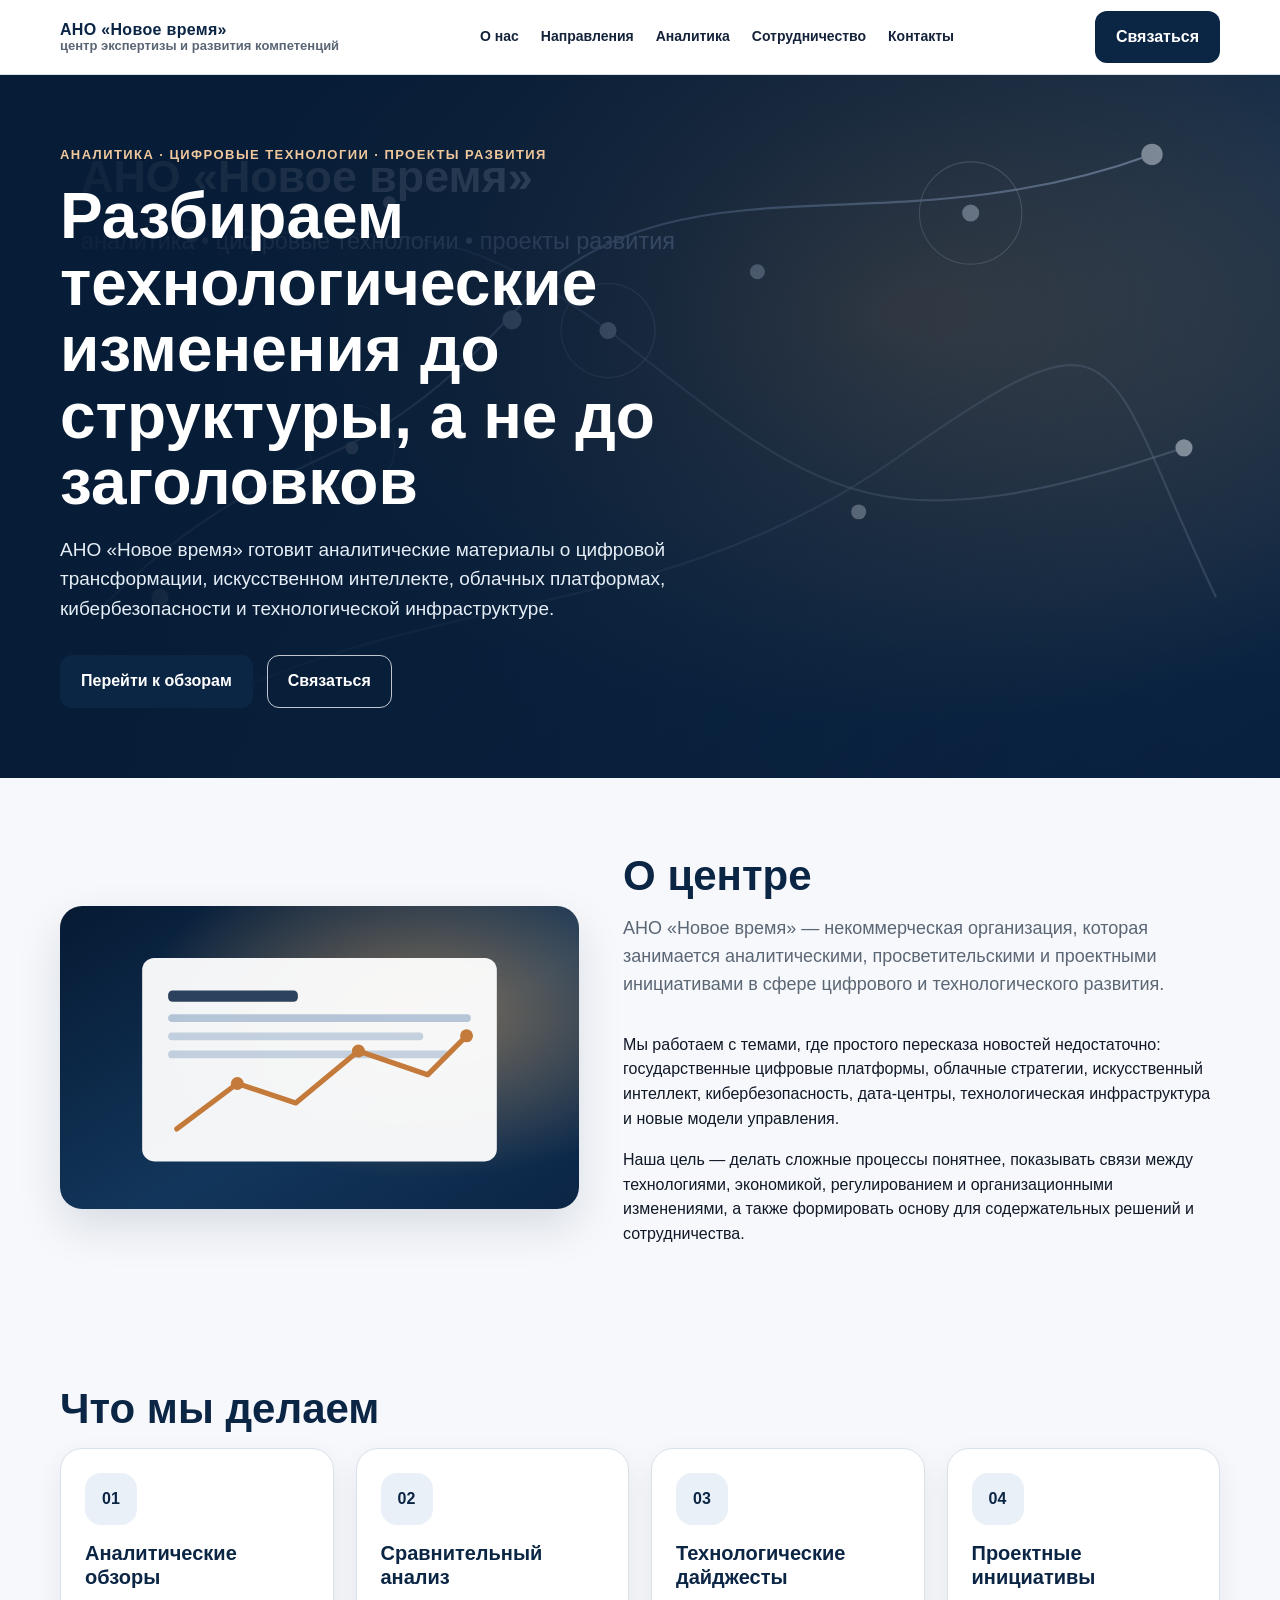
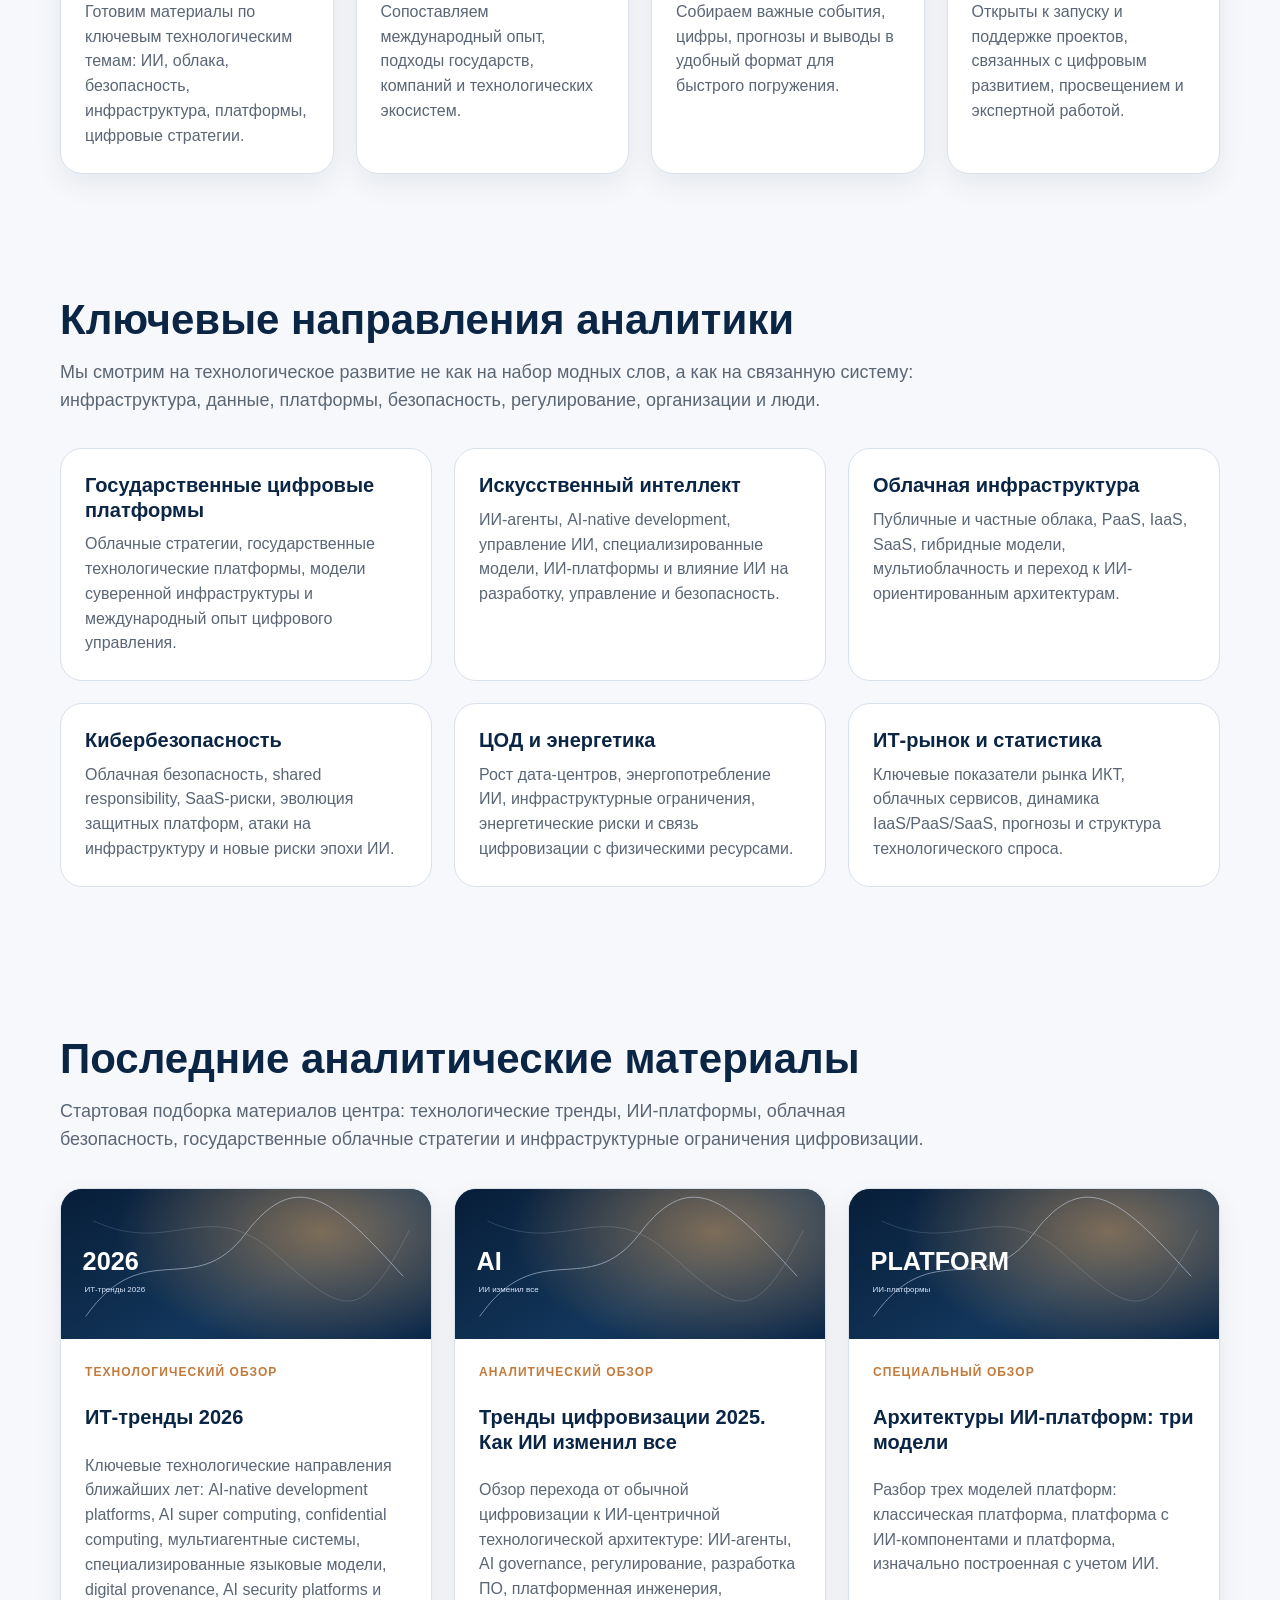
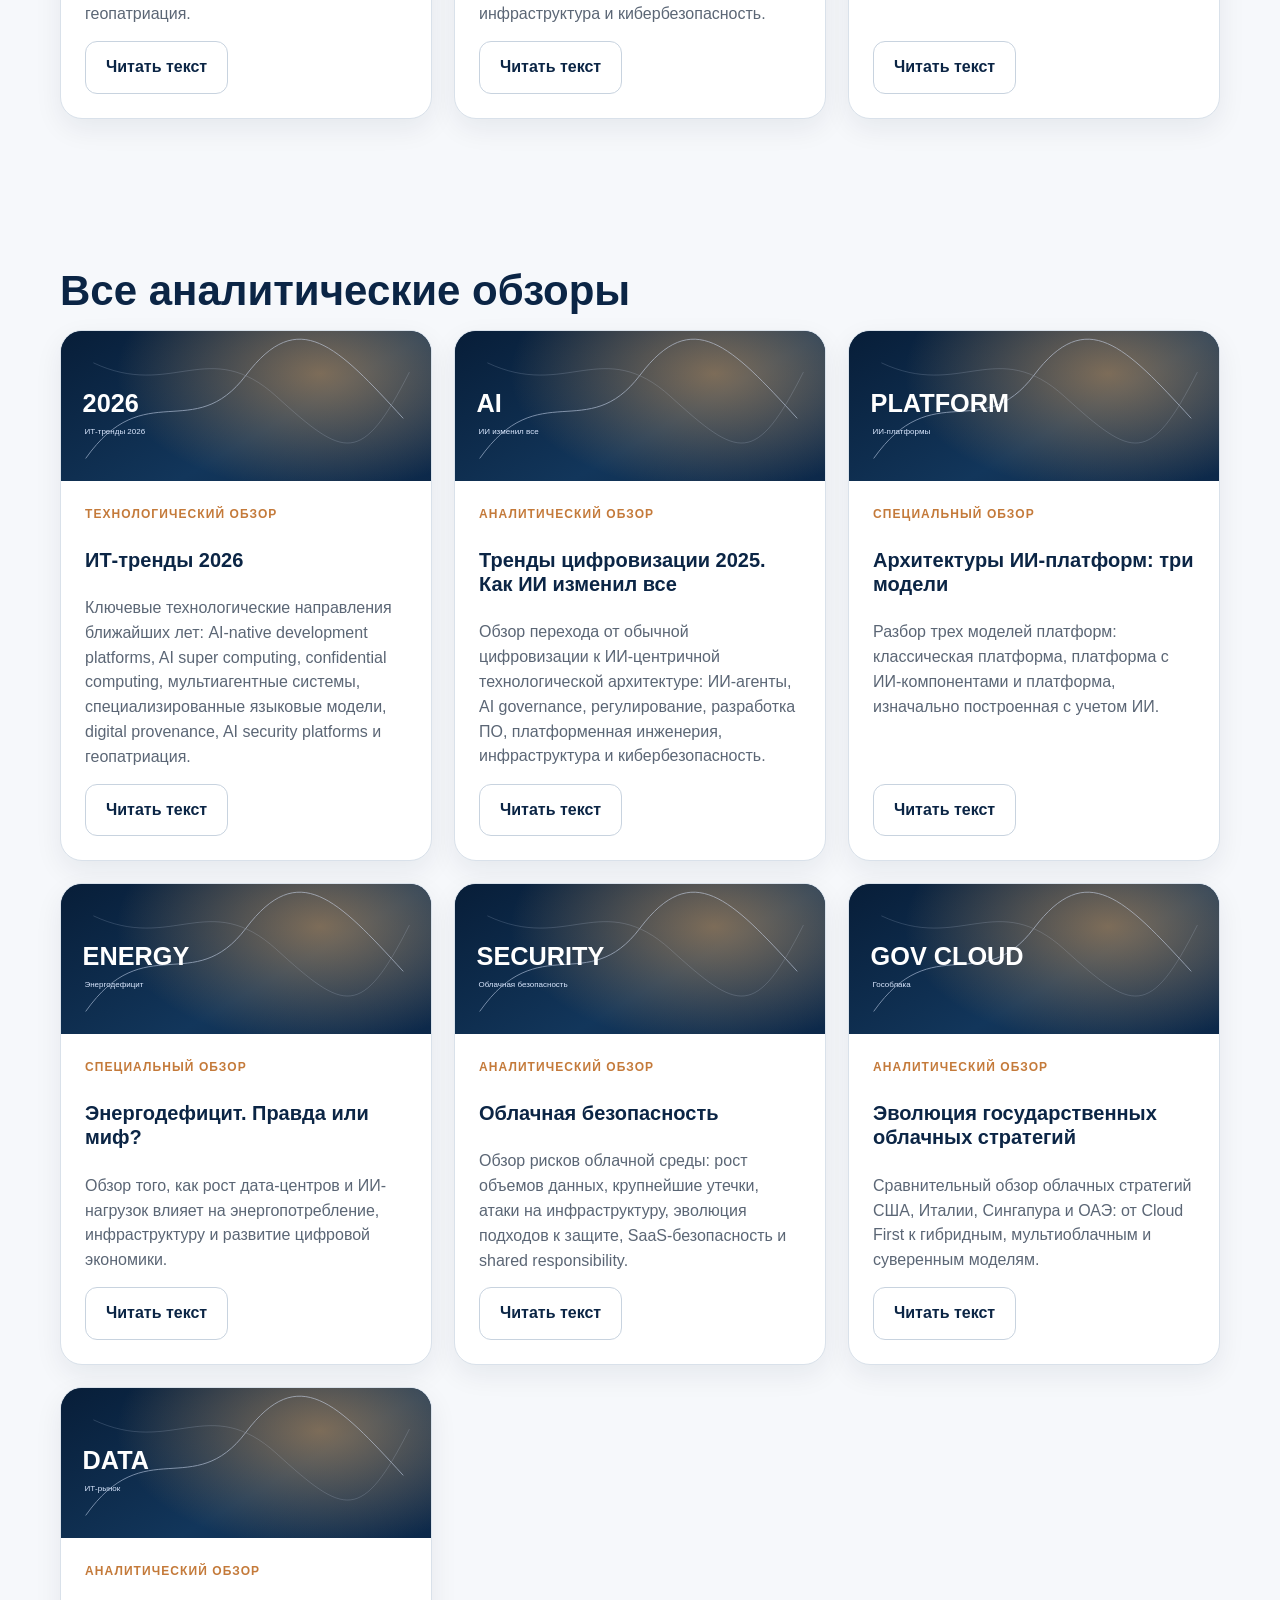
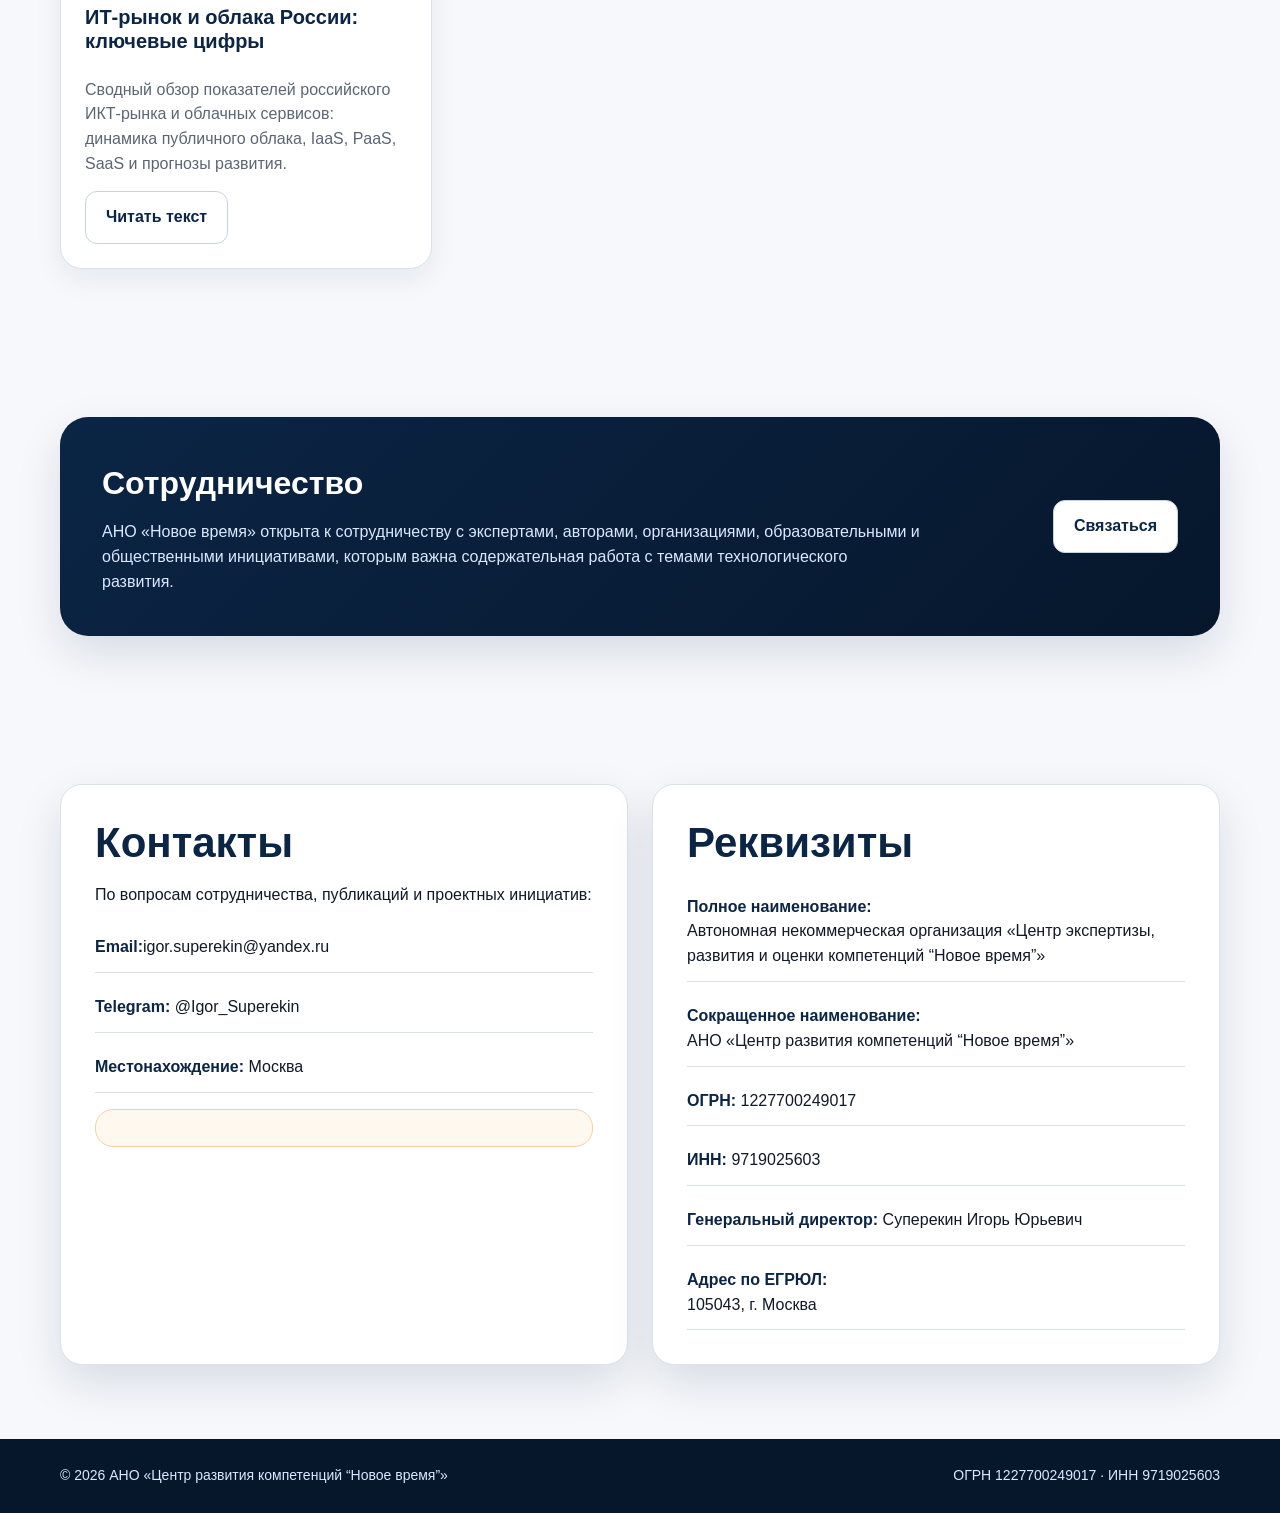
<file: index.html>
<!doctype html>
<html lang="ru"><head><meta charset="utf-8"><meta name="viewport" content="width=device-width, initial-scale=1"><title>АНО «Новое время» — аналитика, цифровые технологии и проекты развития</title><meta name="description" content="АНО «Новое время»: аналитические материалы о цифровой трансформации, искусственном интеллекте, облачных платформах, кибербезопасности и технологической инфраструктуре."><link rel="stylesheet" href="assets/style.css"><link rel="icon" href="assets/favicon.svg"></head>
<body><a class="skip" href="#content">К содержанию</a>
<header class="topbar"><div class="container nav"><a class="brand" href="#" style="text-decoration:none">АНО «Новое время»<span>центр экспертизы и развития компетенций</span></a><nav class="menu"><a href="#about">О нас</a><a href="#directions">Направления</a><a href="#publications">Аналитика</a><a href="#cooperation">Сотрудничество</a><a href="#contacts">Контакты</a></nav><a class="btn primary" href="#contacts">Связаться</a></div></header>
<section class="hero"><img class="hero-bg" src="assets/hero-network.svg" alt=""><div class="container"><div class="hero-content"><div class="eyebrow">Аналитика · цифровые технологии · проекты развития</div><h1>Разбираем технологические изменения до структуры, а не до заголовков</h1><p>АНО «Новое время» готовит аналитические материалы о цифровой трансформации, искусственном интеллекте, облачных платформах, кибербезопасности и технологической инфраструктуре.</p><div class="hero-actions"><a class="btn primary" href="#publications">Перейти к обзорам</a><a class="btn ghost" href="#contacts">Связаться</a></div></div></div></section>
<main id="content">
<section id="about" class="section"><div class="container two-col"><div class="image-card"><img src="assets/analytics.svg" alt="Аналитические материалы и данные"></div><div><h2 class="section-title">О центре</h2><p class="section-lead">АНО «Новое время» — некоммерческая организация, которая занимается аналитическими, просветительскими и проектными инициативами в сфере цифрового и технологического развития.</p><p>Мы работаем с темами, где простого пересказа новостей недостаточно: государственные цифровые платформы, облачные стратегии, искусственный интеллект, кибербезопасность, дата-центры, технологическая инфраструктура и новые модели управления.</p><p>Наша цель — делать сложные процессы понятнее, показывать связи между технологиями, экономикой, регулированием и организационными изменениями, а также формировать основу для содержательных решений и сотрудничества.</p></div></div></section>
<section class="section compact"><div class="container"><h2 class="section-title">Что мы делаем</h2><div class="grid cols-4"><article class="card"><div class="card-body"><div class="icon">01</div><h3>Аналитические обзоры</h3><p>Готовим материалы по ключевым технологическим темам: ИИ, облака, безопасность, инфраструктура, платформы, цифровые стратегии.</p></div></article><article class="card"><div class="card-body"><div class="icon">02</div><h3>Сравнительный анализ</h3><p>Сопоставляем международный опыт, подходы государств, компаний и технологических экосистем.</p></div></article><article class="card"><div class="card-body"><div class="icon">03</div><h3>Технологические дайджесты</h3><p>Собираем важные события, цифры, прогнозы и выводы в удобный формат для быстрого погружения.</p></div></article><article class="card"><div class="card-body"><div class="icon">04</div><h3>Проектные инициативы</h3><p>Открыты к запуску и поддержке проектов, связанных с цифровым развитием, просвещением и экспертной работой.</p></div></article></div></div></section>
<section id="directions" class="section directions"><div class="container"><h2 class="section-title">Ключевые направления аналитики</h2><p class="section-lead">Мы смотрим на технологическое развитие не как на набор модных слов, а как на связанную систему: инфраструктура, данные, платформы, безопасность, регулирование, организации и люди.</p><div class="grid cols-3"><article class="card"><div class="card-body"><h3>Государственные цифровые платформы</h3><p>Облачные стратегии, государственные технологические платформы, модели суверенной инфраструктуры и международный опыт цифрового управления.</p></div></article><article class="card"><div class="card-body"><h3>Искусственный интеллект</h3><p>ИИ-агенты, AI-native development, управление ИИ, специализированные модели, ИИ-платформы и влияние ИИ на разработку, управление и безопасность.</p></div></article><article class="card"><div class="card-body"><h3>Облачная инфраструктура</h3><p>Публичные и частные облака, PaaS, IaaS, SaaS, гибридные модели, мультиоблачность и переход к ИИ-ориентированным архитектурам.</p></div></article><article class="card"><div class="card-body"><h3>Кибербезопасность</h3><p>Облачная безопасность, shared responsibility, SaaS-риски, эволюция защитных платформ, атаки на инфраструктуру и новые риски эпохи ИИ.</p></div></article><article class="card"><div class="card-body"><h3>ЦОД и энергетика</h3><p>Рост дата-центров, энергопотребление ИИ, инфраструктурные ограничения, энергетические риски и связь цифровизации с физическими ресурсами.</p></div></article><article class="card"><div class="card-body"><h3>ИТ-рынок и статистика</h3><p>Ключевые показатели рынка ИКТ, облачных сервисов, динамика IaaS/PaaS/SaaS, прогнозы и структура технологического спроса.</p></div></article></div></div></section>
<section id="latest" class="section publications"><div class="container"><h2 class="section-title">Последние аналитические материалы</h2><p class="section-lead">Стартовая подборка материалов центра: технологические тренды, ИИ-платформы, облачная безопасность, государственные облачные стратегии и инфраструктурные ограничения цифровизации.</p><div class="grid cols-3"><article class="card"><div class="cover"><img src="assets/cover-tech.svg" alt=""></div><div class="card-body"><span class="tag">Технологический обзор</span><h3>ИТ-тренды 2026</h3><p>Ключевые технологические направления ближайших лет: AI-native development platforms, AI super computing, confidential computing, мультиагентные системы, специализированные языковые модели, digital provenance, AI security platforms и геопатриация.</p><a class="btn light" href="articles/it-trends-2026.html">Читать текст</a></div></article>
<article class="card"><div class="cover"><img src="assets/cover-ai.svg" alt=""></div><div class="card-body"><span class="tag">Аналитический обзор</span><h3>Тренды цифровизации 2025. Как ИИ изменил все</h3><p>Обзор перехода от обычной цифровизации к ИИ-центричной технологической архитектуре: ИИ-агенты, AI governance, регулирование, разработка ПО, платформенная инженерия, инфраструктура и кибербезопасность.</p><a class="btn light" href="articles/ai-changed-2025.html">Читать текст</a></div></article>
<article class="card"><div class="cover"><img src="assets/cover-platform.svg" alt=""></div><div class="card-body"><span class="tag">Специальный обзор</span><h3>Архитектуры ИИ-платформ: три модели</h3><p>Разбор трех моделей платформ: классическая платформа, платформа с ИИ-компонентами и платформа, изначально построенная с учетом ИИ.</p><a class="btn light" href="articles/ai-platform-architectures.html">Читать текст</a></div></article></div></div></section>
<section id="publications" class="section publications"><div class="container"><h2 class="section-title">Все аналитические обзоры</h2><div class="grid cols-3"><article class="card"><div class="cover"><img src="assets/cover-tech.svg" alt=""></div><div class="card-body"><span class="tag">Технологический обзор</span><h3>ИТ-тренды 2026</h3><p>Ключевые технологические направления ближайших лет: AI-native development platforms, AI super computing, confidential computing, мультиагентные системы, специализированные языковые модели, digital provenance, AI security platforms и геопатриация.</p><a class="btn light" href="articles/it-trends-2026.html">Читать текст</a></div></article>
<article class="card"><div class="cover"><img src="assets/cover-ai.svg" alt=""></div><div class="card-body"><span class="tag">Аналитический обзор</span><h3>Тренды цифровизации 2025. Как ИИ изменил все</h3><p>Обзор перехода от обычной цифровизации к ИИ-центричной технологической архитектуре: ИИ-агенты, AI governance, регулирование, разработка ПО, платформенная инженерия, инфраструктура и кибербезопасность.</p><a class="btn light" href="articles/ai-changed-2025.html">Читать текст</a></div></article>
<article class="card"><div class="cover"><img src="assets/cover-platform.svg" alt=""></div><div class="card-body"><span class="tag">Специальный обзор</span><h3>Архитектуры ИИ-платформ: три модели</h3><p>Разбор трех моделей платформ: классическая платформа, платформа с ИИ-компонентами и платформа, изначально построенная с учетом ИИ.</p><a class="btn light" href="articles/ai-platform-architectures.html">Читать текст</a></div></article>
<article class="card"><div class="cover"><img src="assets/cover-energy.svg" alt=""></div><div class="card-body"><span class="tag">Специальный обзор</span><h3>Энергодефицит. Правда или миф?</h3><p>Обзор того, как рост дата-центров и ИИ-нагрузок влияет на энергопотребление, инфраструктуру и развитие цифровой экономики.</p><a class="btn light" href="articles/energy-deficit.html">Читать текст</a></div></article>
<article class="card"><div class="cover"><img src="assets/cover-security.svg" alt=""></div><div class="card-body"><span class="tag">Аналитический обзор</span><h3>Облачная безопасность</h3><p>Обзор рисков облачной среды: рост объемов данных, крупнейшие утечки, атаки на инфраструктуру, эволюция подходов к защите, SaaS-безопасность и shared responsibility.</p><a class="btn light" href="articles/cloud-security.html">Читать текст</a></div></article>
<article class="card"><div class="cover"><img src="assets/cover-gov.svg" alt=""></div><div class="card-body"><span class="tag">Аналитический обзор</span><h3>Эволюция государственных облачных стратегий</h3><p>Сравнительный обзор облачных стратегий США, Италии, Сингапура и ОАЭ: от Cloud First к гибридным, мультиоблачным и суверенным моделям.</p><a class="btn light" href="articles/gov-cloud-strategies.html">Читать текст</a></div></article>
<article class="card"><div class="cover"><img src="assets/cover-stats.svg" alt=""></div><div class="card-body"><span class="tag">Аналитический обзор</span><h3>ИТ-рынок и облака России: ключевые цифры</h3><p>Сводный обзор показателей российского ИКТ-рынка и облачных сервисов: динамика публичного облака, IaaS, PaaS, SaaS и прогнозы развития.</p><a class="btn light" href="articles/russian-it-market.html">Читать текст</a></div></article></div></div></section>
<section id="cooperation" class="section"><div class="container"><div class="cta"><div><h2>Сотрудничество</h2><p>АНО «Новое время» открыта к сотрудничеству с экспертами, авторами, организациями, образовательными и общественными инициативами, которым важна содержательная работа с темами технологического развития.</p></div><a class="btn light" href="#contacts">Связаться</a></div></div></section>
<section id="contacts" class="section"><div class="container contacts"><div class="panel"><h2 class="section-title">Контакты</h2><p>По вопросам сотрудничества, публикаций и проектных инициатив:</p><div class="legal-list"><div><strong>Email:</strong>igor.superekin@yandex.ru</div><div><strong>Telegram:</strong> @Igor_Superekin</div><div><strong>Местонахождение:</strong> Москва</div></div><p class="note"></p></div><div class="panel"><h2 class="section-title">Реквизиты</h2><div class="legal-list"><div><strong>Полное наименование:</strong><br>Автономная некоммерческая организация «Центр экспертизы, развития и оценки компетенций “Новое время”»</div><div><strong>Сокращенное наименование:</strong><br>АНО «Центр развития компетенций “Новое время”»</div><div><strong>ОГРН:</strong> 1227700249017</div><div><strong>ИНН:</strong> 9719025603</div><div><strong>Генеральный директор:</strong> Суперекин Игорь Юрьевич</div><div><strong>Адрес по ЕГРЮЛ:</strong><br>105043, г. Москва</div></div></div></div></section>
</main><footer class="footer"><div class="container footer-inner"><div>© 2026 АНО «Центр развития компетенций “Новое время”»</div><div>ОГРН 1227700249017 · ИНН 9719025603</div></div></footer></body></html>
</file>
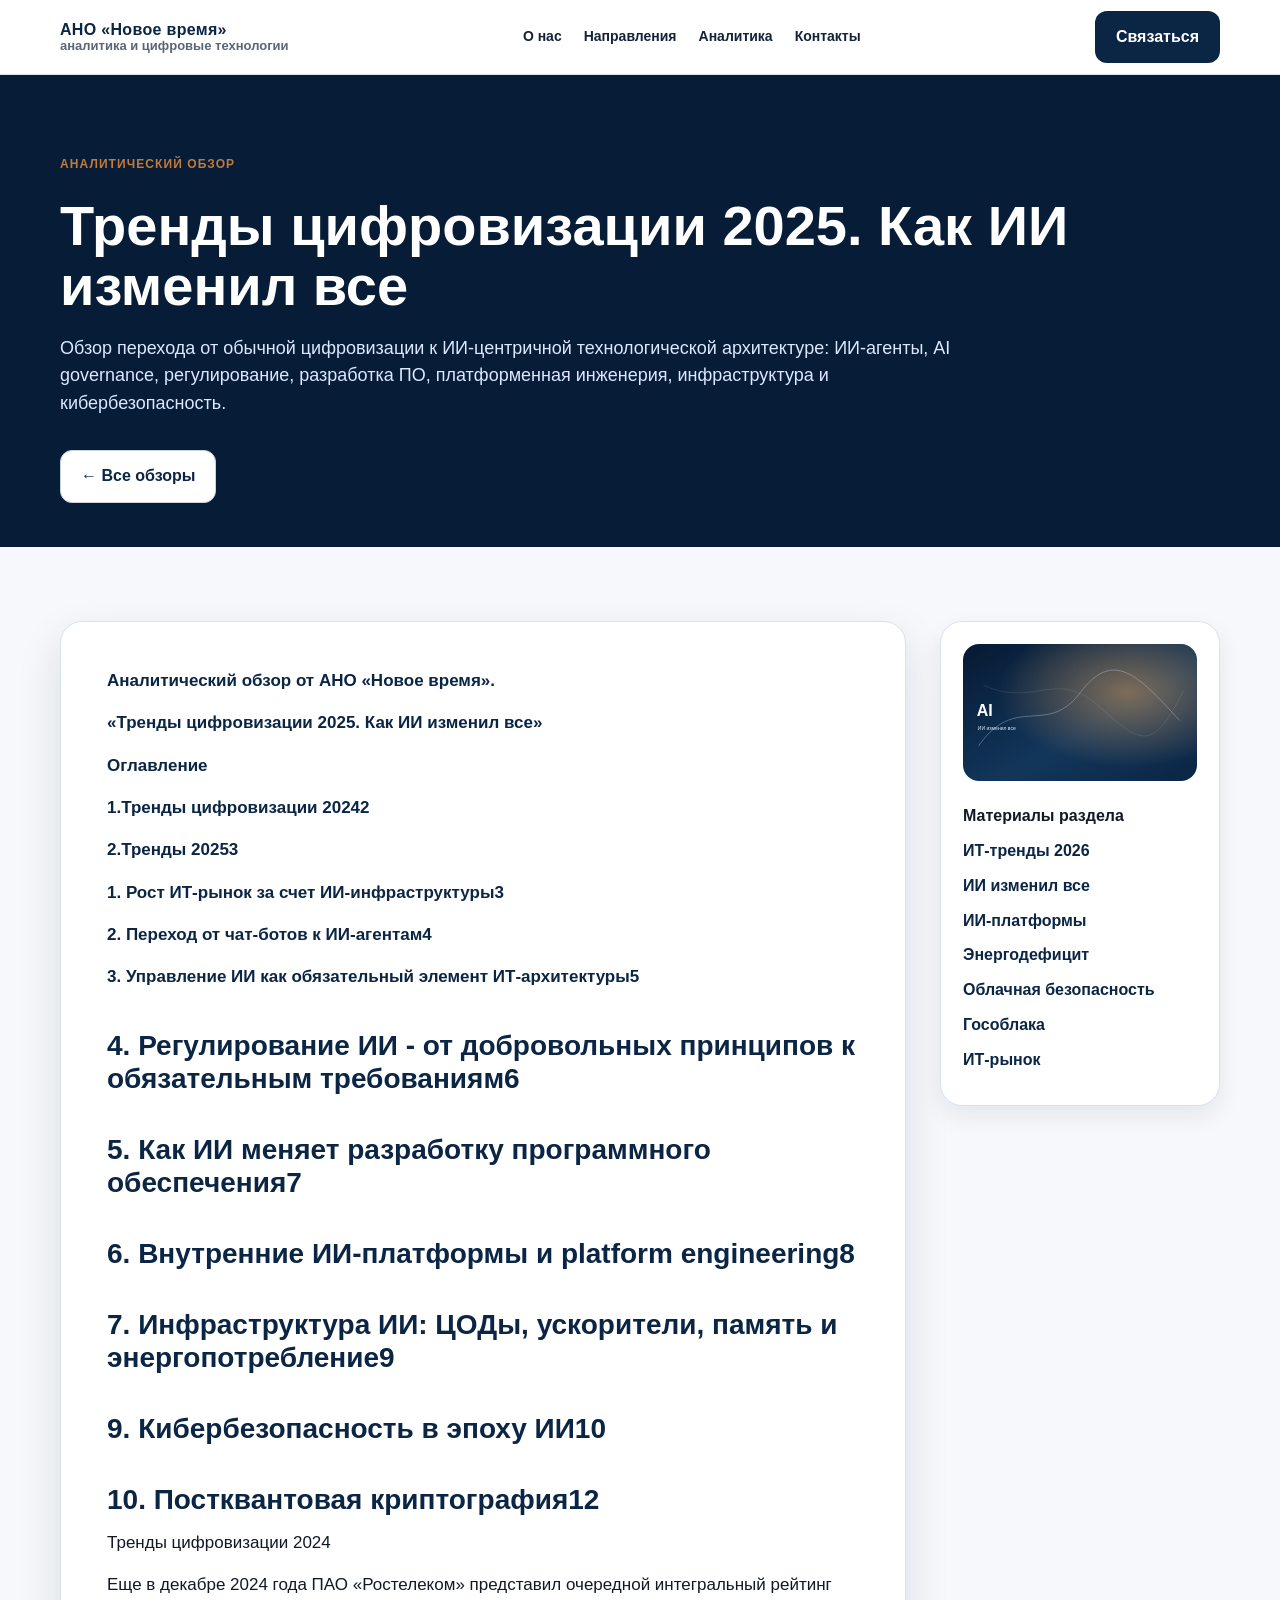
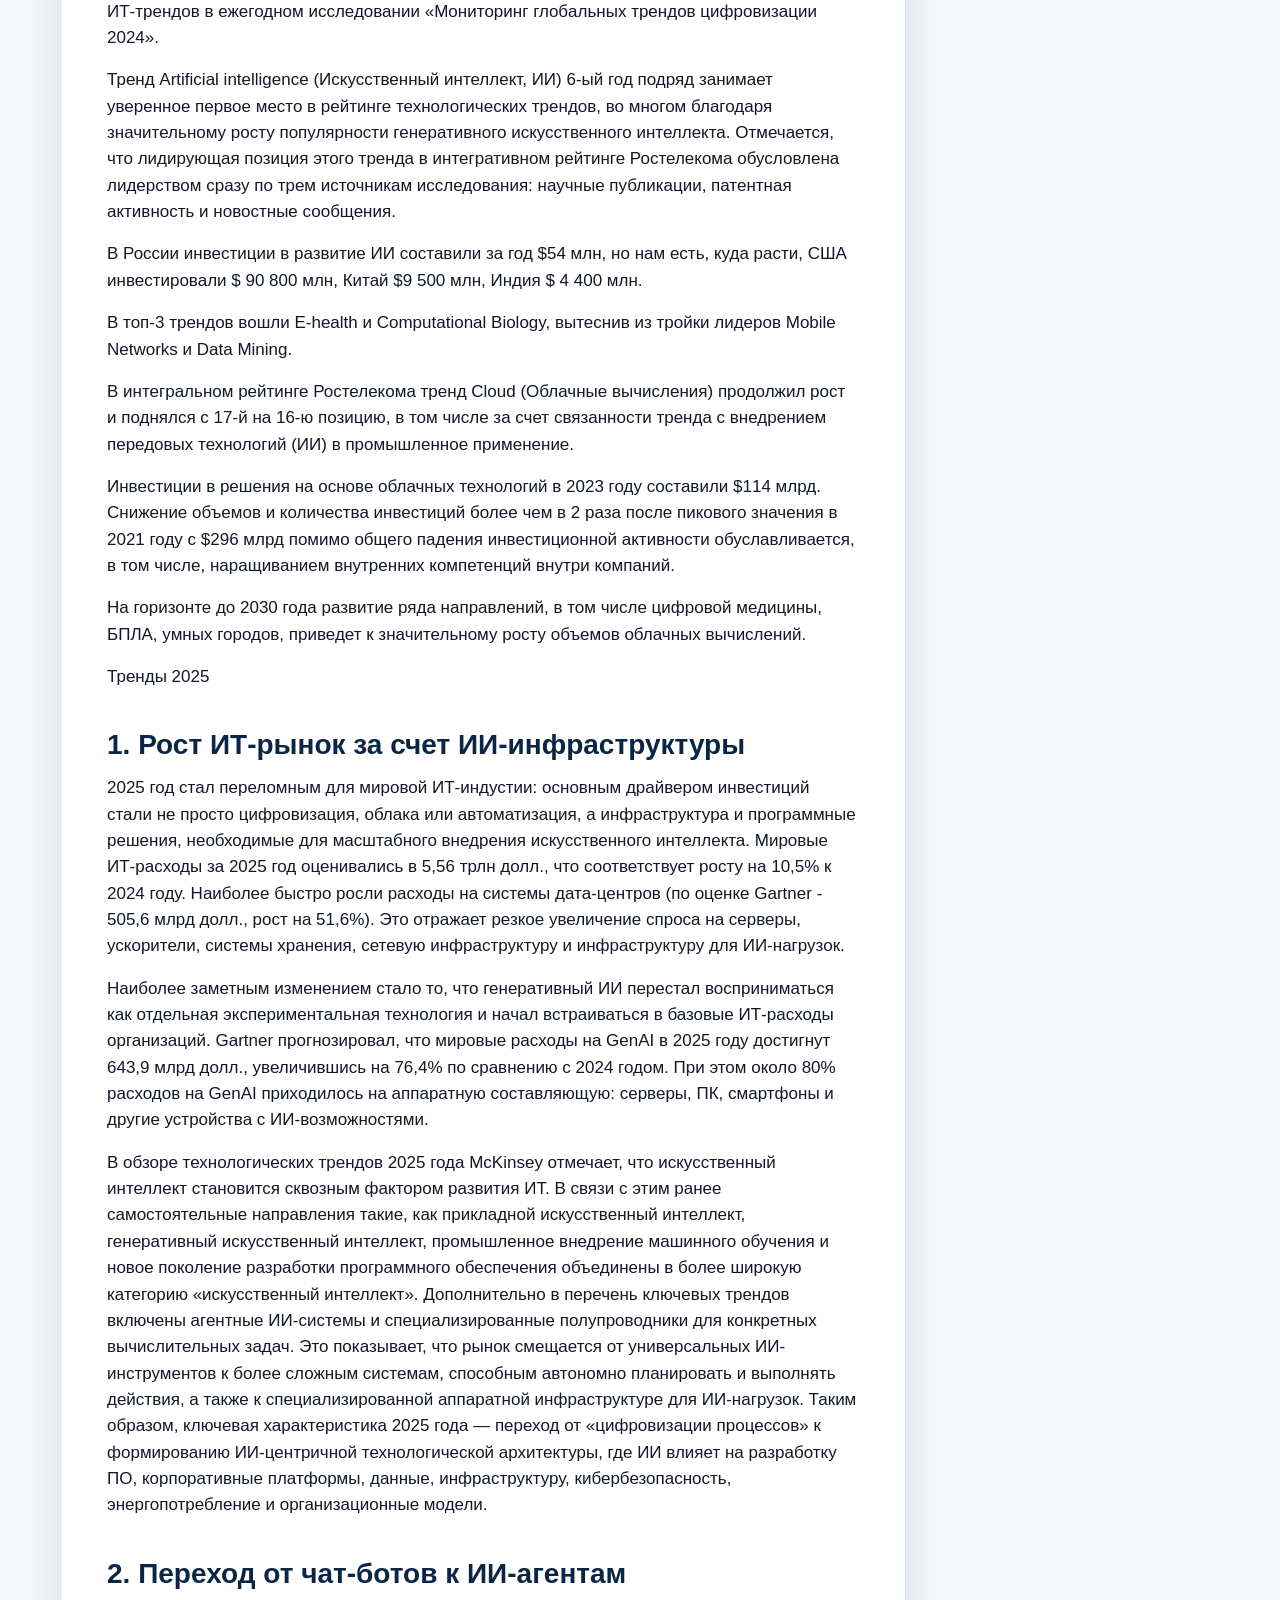
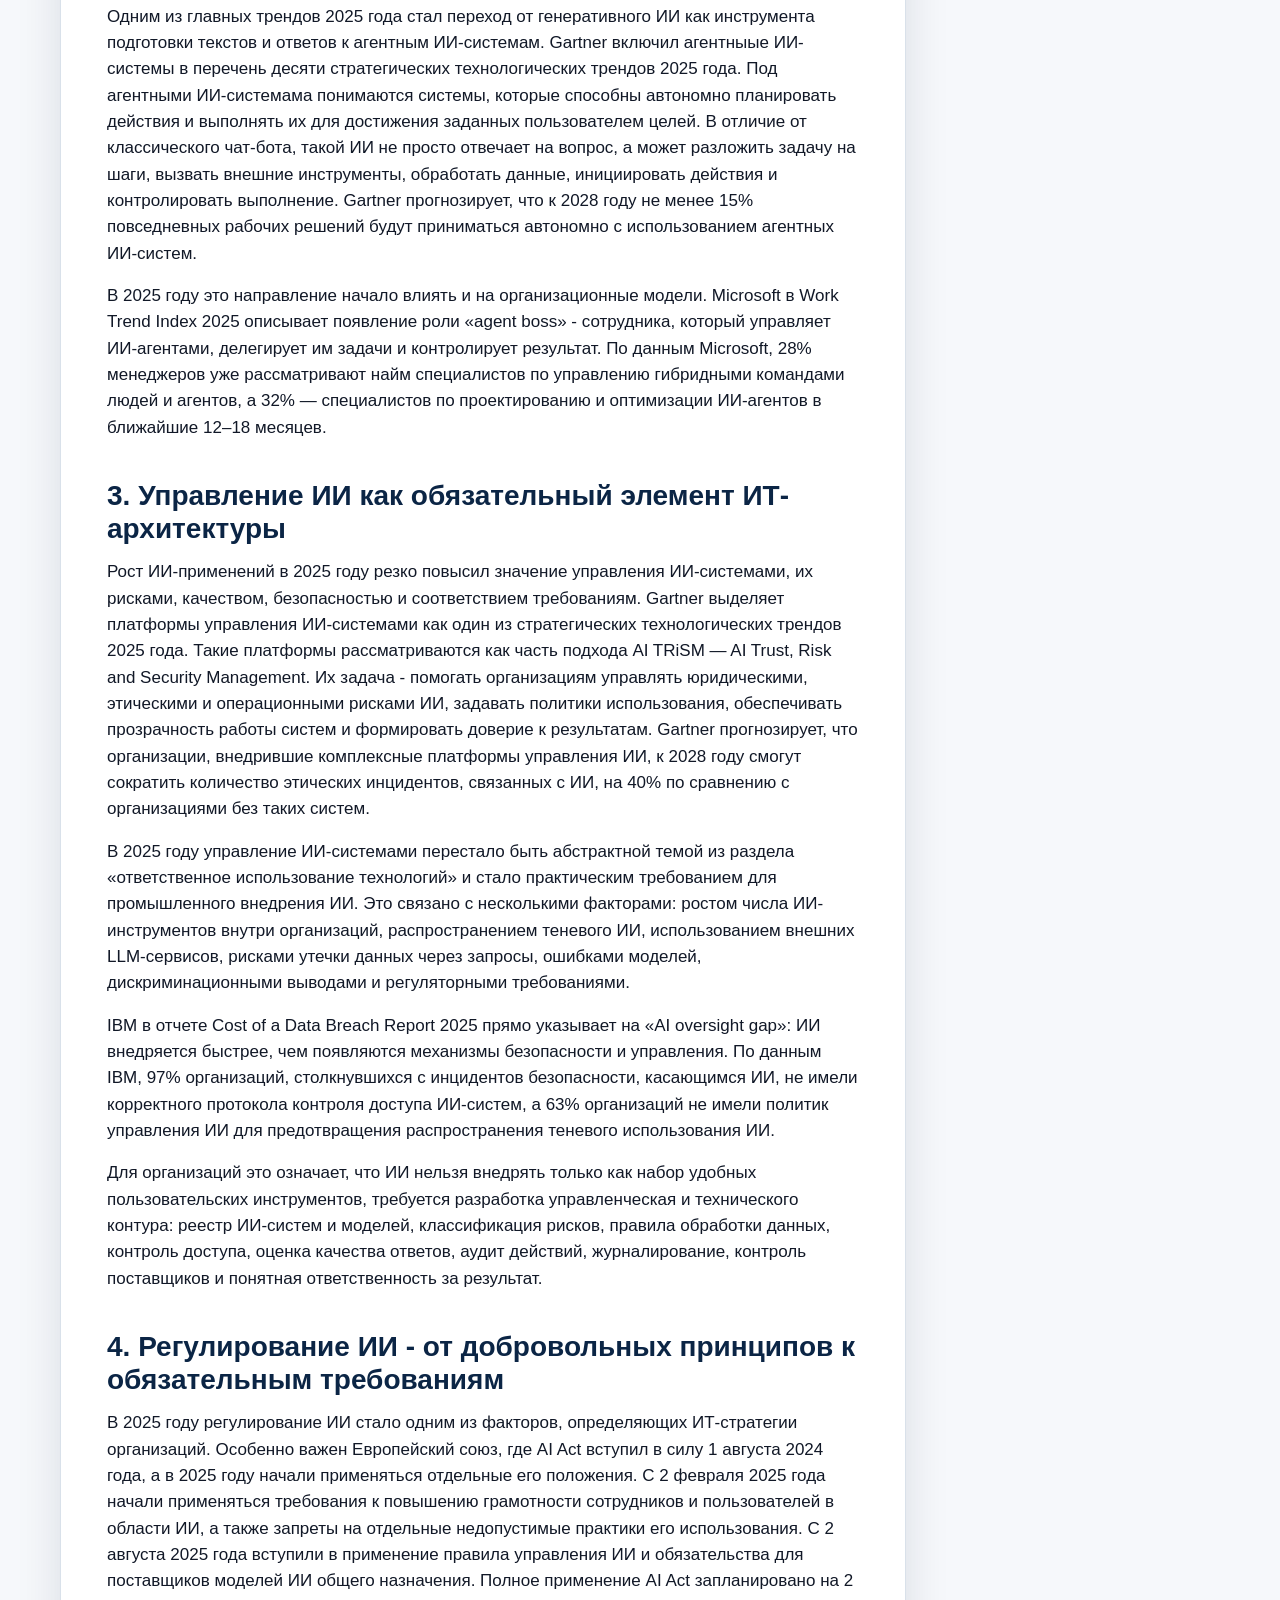
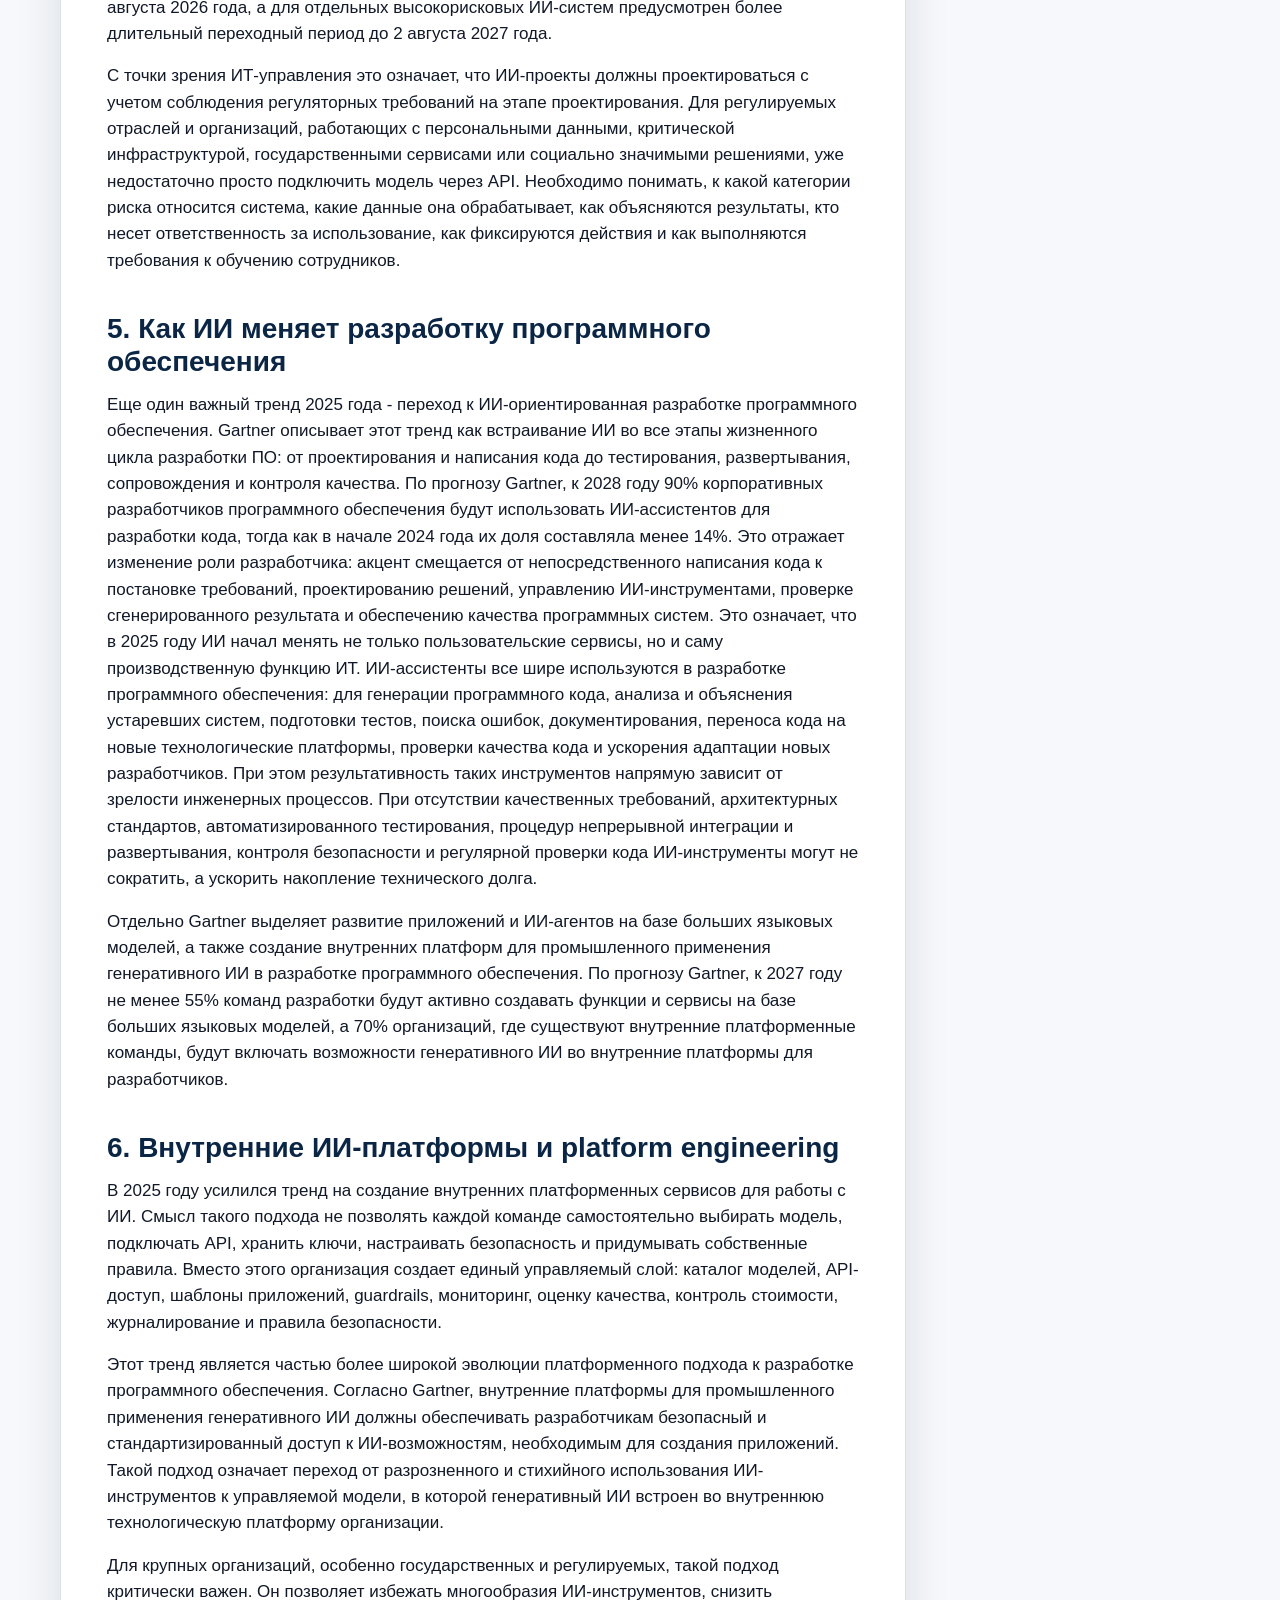
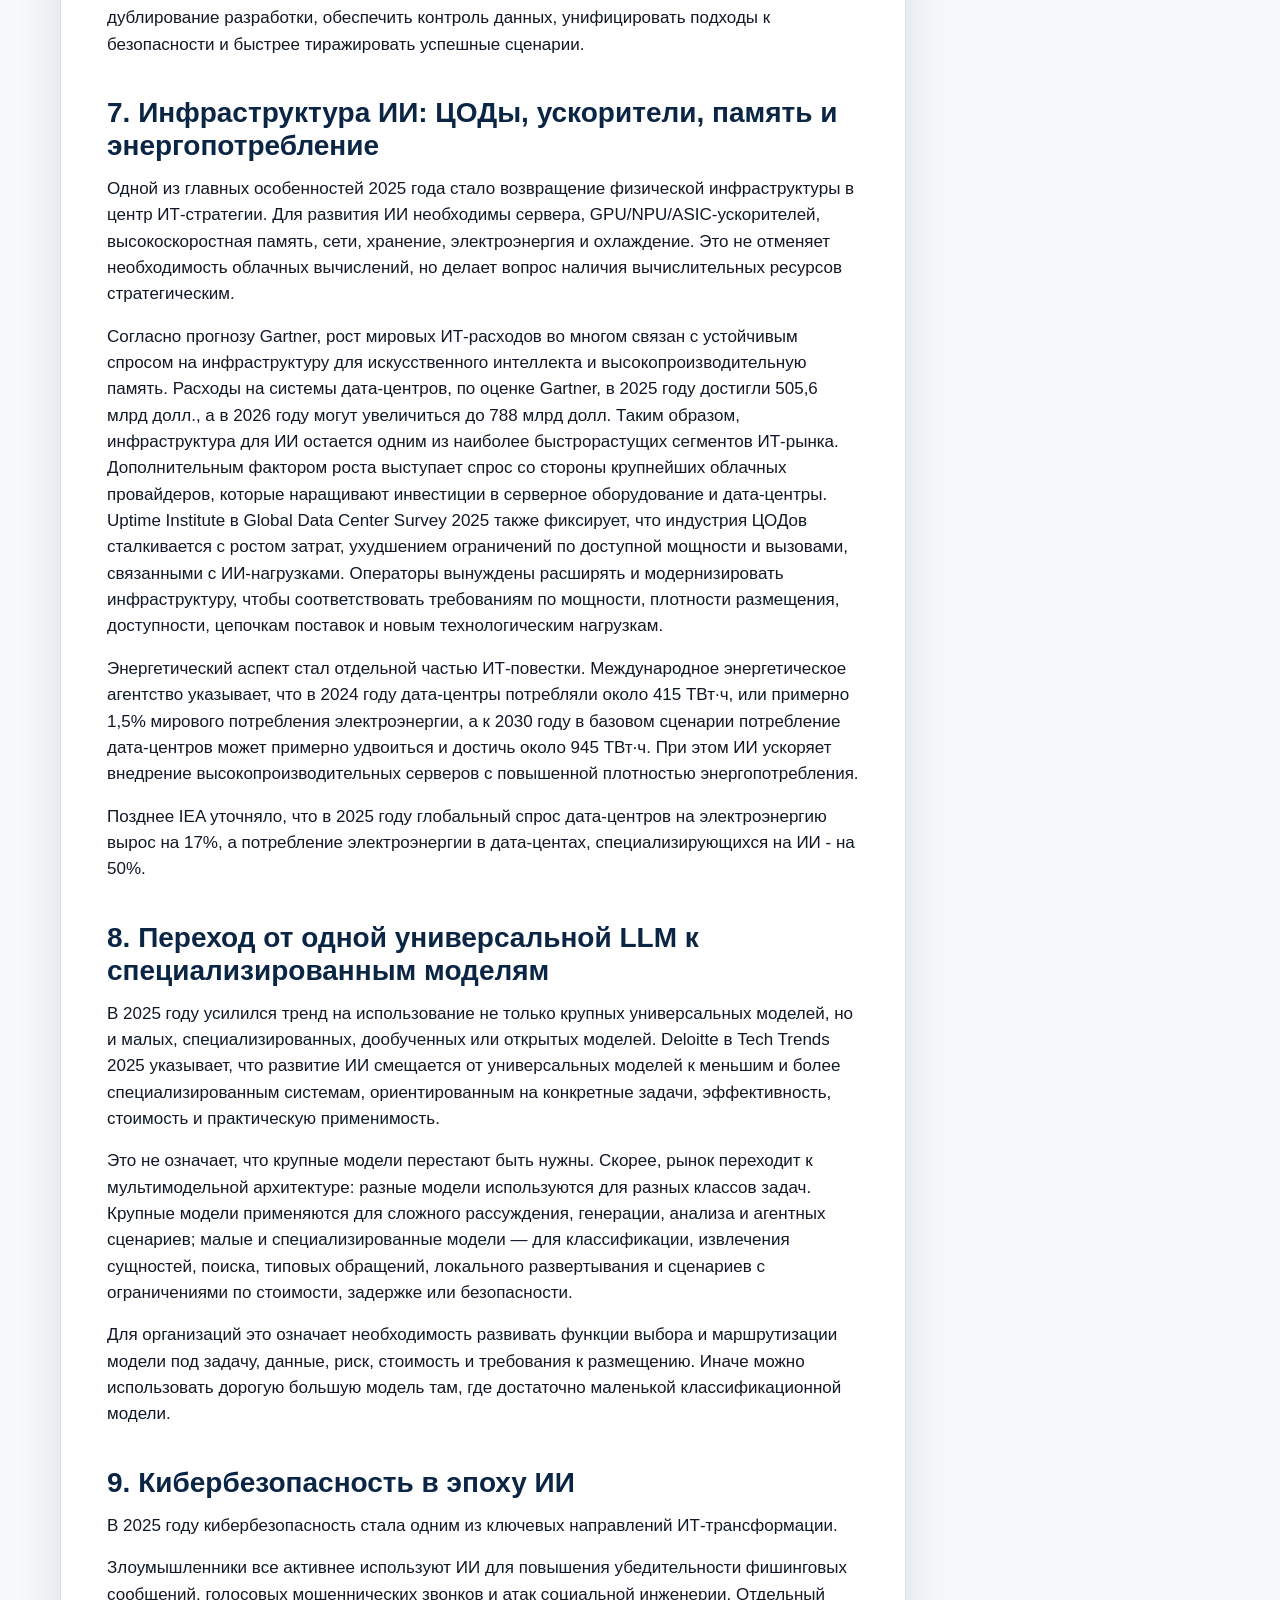
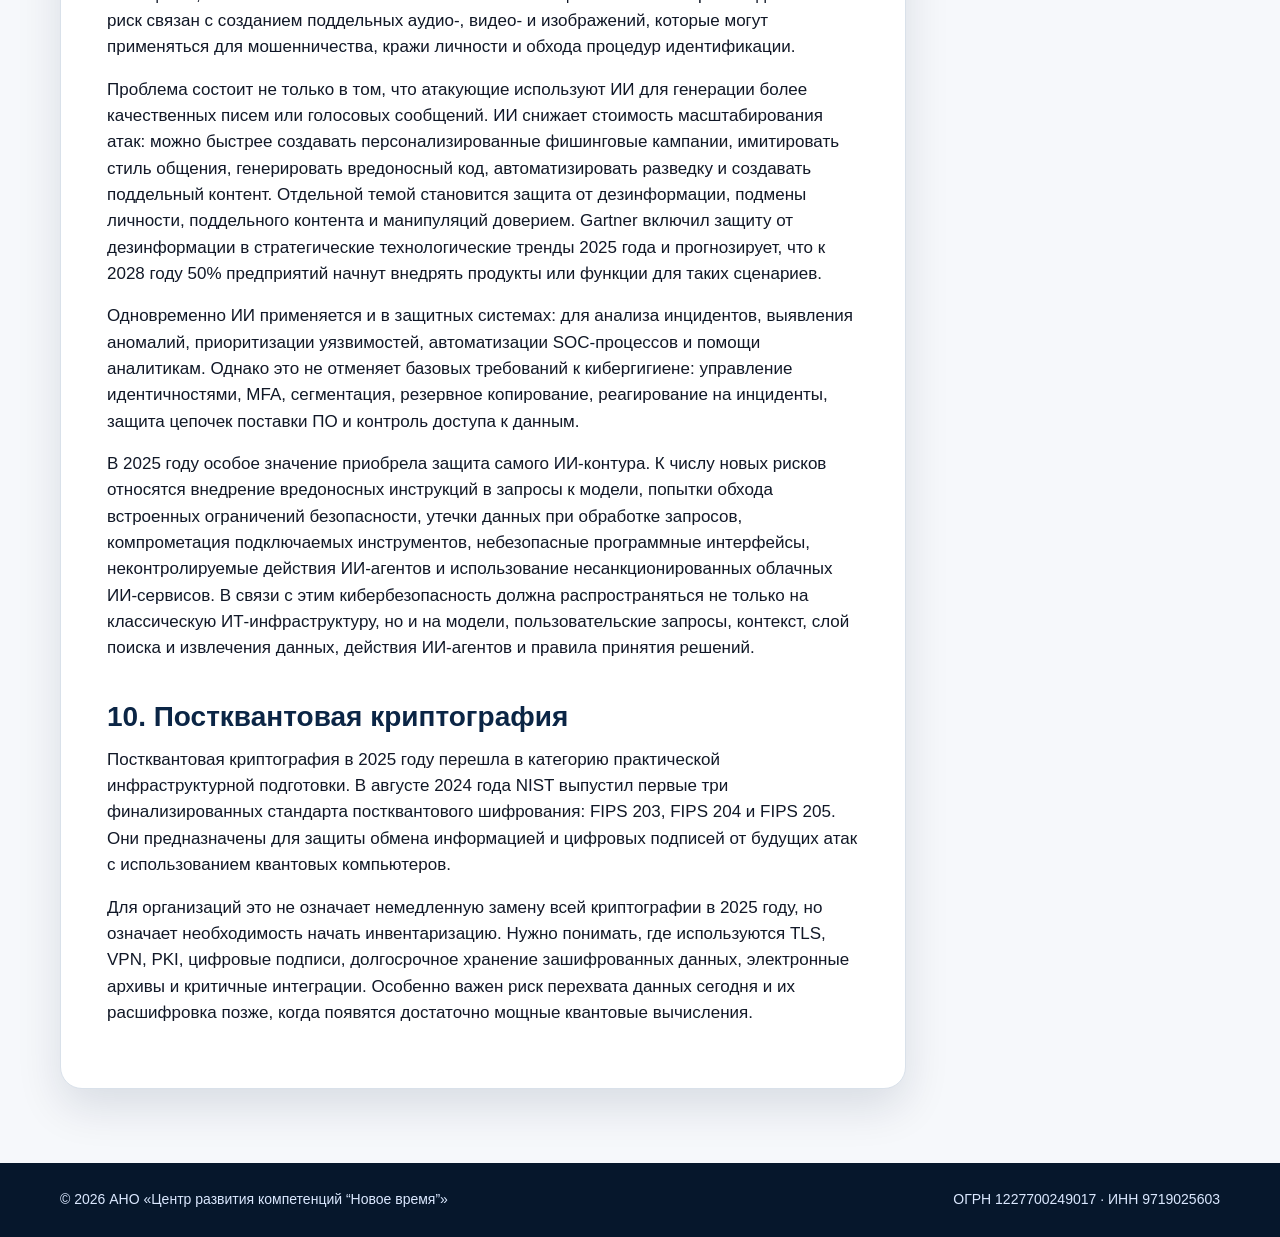
<file: articles/ai-changed-2025.html>
<!doctype html>
<html lang="ru"><head><meta charset="utf-8"><meta name="viewport" content="width=device-width, initial-scale=1"><title>Тренды цифровизации 2025. Как ИИ изменил все — АНО «Новое время»</title><meta name="description" content="Обзор перехода от обычной цифровизации к ИИ-центричной технологической архитектуре: ИИ-агенты, AI governance, регулирование, разработка ПО, платформенная инженерия, инфраструктура и кибербезопасность."><link rel="stylesheet" href="../assets/style.css"><link rel="icon" href="../assets/favicon.svg"></head>
<body><a class="skip" href="#content">К содержанию</a><header class="topbar"><div class="container nav"><a class="brand" href="../index.html" style="text-decoration:none">АНО «Новое время»<span>аналитика и цифровые технологии</span></a><nav class="menu"><a href="../index.html#about">О нас</a><a href="../index.html#directions">Направления</a><a href="../index.html#publications">Аналитика</a><a href="../index.html#contacts">Контакты</a></nav><a class="btn primary" href="../index.html#contacts">Связаться</a></div></header>
<section class="article-hero"><div class="container"><span class="tag">Аналитический обзор</span><h1>Тренды цифровизации 2025. Как ИИ изменил все</h1><p>Обзор перехода от обычной цифровизации к ИИ-центричной технологической архитектуре: ИИ-агенты, AI governance, регулирование, разработка ПО, платформенная инженерия, инфраструктура и кибербезопасность.</p><div class="hero-actions"><a class="btn light" href="../index.html#publications">← Все обзоры</a></div></div></section>
<main id="content" class="section"><div class="container article-layout"><article class="article"><p class="leadline">Аналитический обзор от АНО «Новое время».</p>
<p class="leadline">«Тренды цифровизации 2025. Как ИИ изменил все»</p>
<p class="leadline">Оглавление</p>
<p class="leadline">1.Тренды цифровизации 20242</p>
<p class="leadline">2.Тренды 20253</p>
<p class="leadline">1. Рост ИТ-рынок за счет ИИ-инфраструктуры3</p>
<p class="leadline">2. Переход от чат-ботов к ИИ-агентам4</p>
<p class="leadline">3. Управление ИИ как обязательный элемент ИТ-архитектуры5</p>
<h2>4. Регулирование ИИ - от добровольных принципов к обязательным требованиям6</h2>
<h2>5. Как ИИ меняет разработку программного обеспечения7</h2>
<h2>6. Внутренние ИИ-платформы и platform engineering8</h2>
<h2>7. Инфраструктура ИИ: ЦОДы, ускорители, память и энергопотребление9</h2>
<h2>9. Кибербезопасность в эпоху ИИ10</h2>
<h2>10. Постквантовая криптография12</h2>
<p>Тренды цифровизации 2024</p>
<p>Еще в декабре 2024 года ПАО «Ростелеком» представил очередной интегральный рейтинг ИТ-трендов в ежегодном исследовании «Moнитopинг глoбaльныx тpeндoв цифpoвизaции 2024».</p>
<p>Тренд Artificial intelligence (Искусственный интеллект, ИИ) 6-ый год подряд занимает уверенное первое место в рейтинге технологических трендов, во многом благодаря значительному росту популярности генеративного искусственного интеллекта. Отмечается, что лидирующая позиция этого тренда в интегративном рейтинге Ростелекома обусловлена лидерством сразу по трем источникам исследования: научные публикации, патентная активность и новостные сообщения.</p>
<p>В России инвестиции в развитие ИИ составили за год $54 млн, но нам есть, куда расти, США инвестировали $ 90 800 млн, Китай $9 500 млн, Индия $ 4 400 млн.</p>
<p>В топ-3 трендов вошли E-health и Computational Biology, вытеснив из тройки лидеров Mobile Networks и Data Mining.</p>
<p>В интегральном рейтинге Ростелекома тренд Cloud (Облачные вычисления) продолжил рост и поднялся с 17-й на 16-ю позицию, в том числе за счет связанности тренда с внедрением передовых технологий (ИИ) в промышленное применение.</p>
<p>Инвестиции в решения на основе облачных технологий в 2023 году составили $114 млрд. Снижение объемов и количества инвестиций более чем в 2 раза после пикового значения в 2021 году с $296 млрд помимо общего падения инвестиционной активности обуславливается, в том числе, наращиванием внутренних компетенций внутри компаний.</p>
<p>На горизонте до 2030 года развитие ряда направлений, в том числе цифровой медицины, БПЛА, умных городов, приведет к значительному росту объемов облачных вычислений.</p>
<p>Тренды 2025</p>
<h2>1. Рост ИТ-рынок за счет ИИ-инфраструктуры</h2>
<p>2025 год стал переломным для мировой ИТ-индустии: основным драйвером инвестиций стали не просто цифровизация, облака или автоматизация, а инфраструктура и программные решения, необходимые для масштабного внедрения искусственного интеллекта. Мировые ИТ-расходы за 2025 год оценивались в 5,56 трлн долл., что соответствует росту на 10,5% к 2024 году. Наиболее быстро росли расходы на системы дата-центров (по оценке Gartner - 505,6 млрд долл., рост на 51,6%). Это отражает резкое увеличение спроса на серверы, ускорители, системы хранения, сетевую инфраструктуру и инфраструктуру для ИИ-нагрузок.</p>
<p>Наиболее заметным изменением стало то, что генеративный ИИ перестал восприниматься как отдельная экспериментальная технология и начал встраиваться в базовые ИТ-расходы организаций. Gartner прогнозировал, что мировые расходы на GenAI в 2025 году достигнут 643,9 млрд долл., увеличившись на 76,4% по сравнению с 2024 годом. При этом около 80% расходов на GenAI приходилось на аппаратную составляющую: серверы, ПК, смартфоны и другие устройства с ИИ-возможностями.</p>
<p>В обзоре технологических трендов 2025 года McKinsey отмечает, что искусственный интеллект становится сквозным фактором развития ИТ. В связи с этим ранее самостоятельные направления такие, как прикладной искусственный интеллект, генеративный искусственный интеллект, промышленное внедрение машинного обучения и новое поколение разработки программного обеспечения объединены в более широкую категорию «искусственный интеллект». Дополнительно в перечень ключевых трендов включены агентные ИИ-системы и специализированные полупроводники для конкретных вычислительных задач. Это показывает, что рынок смещается от универсальных ИИ-инструментов к более сложным системам, способным автономно планировать и выполнять действия, а также к специализированной аппаратной инфраструктуре для ИИ-нагрузок. Таким образом, ключевая характеристика 2025 года — переход от «цифровизации процессов» к формированию ИИ-центричной технологической архитектуры, где ИИ влияет на разработку ПО, корпоративные платформы, данные, инфраструктуру, кибербезопасность, энергопотребление и организационные модели.</p>
<h2>2. Переход от чат-ботов к ИИ-агентам</h2>
<p>Одним из главных трендов 2025 года стал переход от генеративного ИИ как инструмента подготовки текстов и ответов к агентным ИИ-системам. Gartner включил агентныые ИИ-системы в перечень десяти стратегических технологических трендов 2025 года. Под агентными ИИ-системама понимаются системы, которые способны автономно планировать действия и выполнять их для достижения заданных пользователем целей. В отличие от классического чат-бота, такой ИИ не просто отвечает на вопрос, а может разложить задачу на шаги, вызвать внешние инструменты, обработать данные, инициировать действия и контролировать выполнение. Gartner прогнозирует, что к 2028 году не менее 15% повседневных рабочих решений будут приниматься автономно с использованием агентных ИИ-систем.</p>
<p>В 2025 году это направление начало влиять и на организационные модели. Microsoft в Work Trend Index 2025 описывает появление роли «agent boss» - сотрудника, который управляет ИИ-агентами, делегирует им задачи и контролирует результат. По данным Microsoft, 28% менеджеров уже рассматривают найм специалистов по управлению гибридными командами людей и агентов, а 32% — специалистов по проектированию и оптимизации ИИ-агентов в ближайшие 12–18 месяцев.</p>
<h2>3. Управление ИИ как обязательный элемент ИТ-архитектуры</h2>
<p>Рост ИИ-применений в 2025 году резко повысил значение управления ИИ-системами, их рисками, качеством, безопасностью и соответствием требованиям. Gartner выделяет платформы управления ИИ-системами как один из стратегических технологических трендов 2025 года. Такие платформы рассматриваются как часть подхода AI TRiSM — AI Trust, Risk and Security Management. Их задача - помогать организациям управлять юридическими, этическими и операционными рисками ИИ, задавать политики использования, обеспечивать прозрачность работы систем и формировать доверие к результатам. Gartner прогнозирует, что организации, внедрившие комплексные платформы управления ИИ, к 2028 году смогут сократить количество этических инцидентов, связанных с ИИ, на 40% по сравнению с организациями без таких систем.</p>
<p>В 2025 году управление ИИ-системами перестало быть абстрактной темой из раздела «ответственное использование технологий» и стало практическим требованием для промышленного внедрения ИИ. Это связано с несколькими факторами: ростом числа ИИ-инструментов внутри организаций, распространением теневого ИИ, использованием внешних LLM-сервисов, рисками утечки данных через запросы, ошибками моделей, дискриминационными выводами и регуляторными требованиями.</p>
<p>IBM в отчете Cost of a Data Breach Report 2025 прямо указывает на «AI oversight gap»: ИИ внедряется быстрее, чем появляются механизмы безопасности и управления. По данным IBM, 97% организаций, столкнувшихся с инцидентов безопасности, касающимся ИИ, не имели корректного протокола контроля доступа ИИ-систем, а 63% организаций не имели политик управления ИИ для предотвращения распространения теневого использования ИИ.</p>
<p>Для организаций это означает, что ИИ нельзя внедрять только как набор удобных пользовательских инструментов, требуется разработка управленческая и технического контура: реестр ИИ-систем и моделей, классификация рисков, правила обработки данных, контроль доступа, оценка качества ответов, аудит действий, журналирование, контроль поставщиков и понятная ответственность за результат.</p>
<h2>4. Регулирование ИИ - от добровольных принципов к обязательным требованиям</h2>
<p>В 2025 году регулирование ИИ стало одним из факторов, определяющих ИТ-стратегии организаций. Особенно важен Европейский союз, где AI Act вступил в силу 1 августа 2024 года, а в 2025 году начали применяться отдельные его положения. С 2 февраля 2025 года начали применяться требования к повышению грамотности сотрудников и пользователей в области ИИ, а также запреты на отдельные недопустимые практики его использования. С 2 августа 2025 года вступили в применение правила управления ИИ и обязательства для поставщиков моделей ИИ общего назначения. Полное применение AI Act запланировано на 2 августа 2026 года, а для отдельных высокорисковых ИИ-систем предусмотрен более длительный переходный период до 2 августа 2027 года.</p>
<p>С точки зрения ИТ-управления это означает, что ИИ-проекты должны проектироваться с учетом соблюдения регуляторных требований на этапе проектирования. Для регулируемых отраслей и организаций, работающих с персональными данными, критической инфраструктурой, государственными сервисами или социально значимыми решениями, уже недостаточно просто подключить модель через API. Необходимо понимать, к какой категории риска относится система, какие данные она обрабатывает, как объясняются результаты, кто несет ответственность за использование, как фиксируются действия и как выполняются требования к обучению сотрудников.</p>
<h2>5. Как ИИ меняет разработку программного обеспечения</h2>
<p>Еще один важный тренд 2025 года - переход к ИИ-ориентированная разработке программного обеспечения. Gartner описывает этот тренд как встраивание ИИ во все этапы жизненного цикла разработки ПО: от проектирования и написания кода до тестирования, развертывания, сопровождения и контроля качества. По прогнозу Gartner, к 2028 году 90% корпоративных разработчиков программного обеспечения будут использовать ИИ-ассистентов для разработки кода, тогда как в начале 2024 года их доля составляла менее 14%. Это отражает изменение роли разработчика: акцент смещается от непосредственного написания кода к постановке требований, проектированию решений, управлению ИИ-инструментами, проверке сгенерированного результата и обеспечению качества программных систем. Это означает, что в 2025 году ИИ начал менять не только пользовательские сервисы, но и саму производственную функцию ИТ. ИИ-ассистенты все шире используются в разработке программного обеспечения: для генерации программного кода, анализа и объяснения устаревших систем, подготовки тестов, поиска ошибок, документирования, переноса кода на новые технологические платформы, проверки качества кода и ускорения адаптации новых разработчиков. При этом результативность таких инструментов напрямую зависит от зрелости инженерных процессов. При отсутствии качественных требований, архитектурных стандартов, автоматизированного тестирования, процедур непрерывной интеграции и развертывания, контроля безопасности и регулярной проверки кода ИИ-инструменты могут не сократить, а ускорить накопление технического долга.</p>
<p>Отдельно Gartner выделяет развитие приложений и ИИ-агентов на базе больших языковых моделей, а также создание внутренних платформ для промышленного применения генеративного ИИ в разработке программного обеспечения. По прогнозу Gartner, к 2027 году не менее 55% команд разработки будут активно создавать функции и сервисы на базе больших языковых моделей, а 70% организаций, где существуют внутренние платформенные команды, будут включать возможности генеративного ИИ во внутренние платформы для разработчиков.</p>
<h2>6. Внутренние ИИ-платформы и platform engineering</h2>
<p>В 2025 году усилился тренд на создание внутренних платформенных сервисов для работы с ИИ. Смысл такого подхода не позволять каждой команде самостоятельно выбирать модель, подключать API, хранить ключи, настраивать безопасность и придумывать собственные правила. Вместо этого организация создает единый управляемый слой: каталог моделей, API-доступ, шаблоны приложений, guardrails, мониторинг, оценку качества, контроль стоимости, журналирование и правила безопасности.</p>
<p>Этот тренд является частью более широкой эволюции платформенного подхода к разработке программного обеспечения. Согласно Gartner, внутренние платформы для промышленного применения генеративного ИИ должны обеспечивать разработчикам безопасный и стандартизированный доступ к ИИ-возможностям, необходимым для создания приложений. Такой подход означает переход от разрозненного и стихийного использования ИИ-инструментов к управляемой модели, в которой генеративный ИИ встроен во внутреннюю технологическую платформу организации.</p>
<p>Для крупных организаций, особенно государственных и регулируемых, такой подход критически важен. Он позволяет избежать многообразия ИИ-инструментов, снизить дублирование разработки, обеспечить контроль данных, унифицировать подходы к безопасности и быстрее тиражировать успешные сценарии.</p>
<h2>7. Инфраструктура ИИ: ЦОДы, ускорители, память и энергопотребление</h2>
<p>Одной из главных особенностей 2025 года стало возвращение физической инфраструктуры в центр ИТ-стратегии. Для развития ИИ необходимы сервера, GPU/NPU/ASIC-ускорителей, высокоскоростная память, сети, хранение, электроэнергия и охлаждение. Это не отменяет необходимость облачных вычислений, но делает вопрос наличия вычислительных ресурсов стратегическим.</p>
<p>Согласно прогнозу Gartner, рост мировых ИТ-расходов во многом связан с устойчивым спросом на инфраструктуру для искусственного интеллекта и высокопроизводительную память. Расходы на системы дата-центров, по оценке Gartner, в 2025 году достигли 505,6 млрд долл., а в 2026 году могут увеличиться до 788 млрд долл. Таким образом, инфраструктура для ИИ остается одним из наиболее быстрорастущих сегментов ИТ-рынка. Дополнительным фактором роста выступает спрос со стороны крупнейших облачных провайдеров, которые наращивают инвестиции в серверное оборудование и дата-центры. Uptime Institute в Global Data Center Survey 2025 также фиксирует, что индустрия ЦОДов сталкивается с ростом затрат, ухудшением ограничений по доступной мощности и вызовами, связанными с ИИ-нагрузками. Операторы вынуждены расширять и модернизировать инфраструктуру, чтобы соответствовать требованиям по мощности, плотности размещения, доступности, цепочкам поставок и новым технологическим нагрузкам.</p>
<p>Энергетический аспект стал отдельной частью ИТ-повестки. Международное энергетическое агентство указывает, что в 2024 году дата-центры потребляли около 415 ТВт·ч, или примерно 1,5% мирового потребления электроэнергии, а к 2030 году в базовом сценарии потребление дата-центров может примерно удвоиться и достичь около 945 ТВт·ч. При этом ИИ ускоряет внедрение высокопроизводительных серверов с повышенной плотностью энергопотребления.</p>
<p>Позднее IEA уточняло, что в 2025 году глобальный спрос дата-центров на электроэнергию вырос на 17%, а потребление электроэнергии в дата-центах, специализирующихся на ИИ - на 50%.</p>
<h2>8. Переход от одной универсальной LLM к специализированным моделям</h2>
<p>В 2025 году усилился тренд на использование не только крупных универсальных моделей, но и малых, специализированных, дообученных или открытых моделей. Deloitte в Tech Trends 2025 указывает, что развитие ИИ смещается от универсальных моделей к меньшим и более специализированным системам, ориентированным на конкретные задачи, эффективность, стоимость и практическую применимость.</p>
<p>Это не означает, что крупные модели перестают быть нужны. Скорее, рынок переходит к мультимодельной архитектуре: разные модели используются для разных классов задач. Крупные модели применяются для сложного рассуждения, генерации, анализа и агентных сценариев; малые и специализированные модели — для классификации, извлечения сущностей, поиска, типовых обращений, локального развертывания и сценариев с ограничениями по стоимости, задержке или безопасности.</p>
<p>Для организаций это означает необходимость развивать функции выбора и маршрутизации модели под задачу, данные, риск, стоимость и требования к размещению. Иначе можно использовать дорогую большую модель там, где достаточно маленькой классификационной модели.</p>
<h2>9. Кибербезопасность в эпоху ИИ</h2>
<p>В 2025 году кибербезопасность стала одним из ключевых направлений ИТ-трансформации.</p>
<p>Злоумышленники все активнее используют ИИ для повышения убедительности фишинговых сообщений, голосовых мошеннических звонков и атак социальной инженерии. Отдельный риск связан с созданием поддельных аудио-, видео- и изображений, которые могут применяться для мошенничества, кражи личности и обхода процедур идентификации.</p>
<p>Проблема состоит не только в том, что атакующие используют ИИ для генерации более качественных писем или голосовых сообщений. ИИ снижает стоимость масштабирования атак: можно быстрее создавать персонализированные фишинговые кампании, имитировать стиль общения, генерировать вредоносный код, автоматизировать разведку и создавать поддельный контент. Отдельной темой становится защита от дезинформации, подмены личности, поддельного контента и манипуляций доверием. Gartner включил защиту от дезинформации в стратегические технологические тренды 2025 года и прогнозирует, что к 2028 году 50% предприятий начнут внедрять продукты или функции для таких сценариев.</p>
<p>Одновременно ИИ применяется и в защитных системах: для анализа инцидентов, выявления аномалий, приоритизации уязвимостей, автоматизации SOC-процессов и помощи аналитикам. Однако это не отменяет базовых требований к кибергигиене: управление идентичностями, MFA, сегментация, резервное копирование, реагирование на инциденты, защита цепочек поставки ПО и контроль доступа к данным.</p>
<p>В 2025 году особое значение приобрела защита самого ИИ-контура. К числу новых рисков относятся внедрение вредоносных инструкций в запросы к модели, попытки обхода встроенных ограничений безопасности, утечки данных при обработке запросов, компрометация подключаемых инструментов, небезопасные программные интерфейсы, неконтролируемые действия ИИ-агентов и использование несанкционированных облачных ИИ-сервисов. В связи с этим кибербезопасность должна распространяться не только на классическую ИТ-инфраструктуру, но и на модели, пользовательские запросы, контекст, слой поиска и извлечения данных, действия ИИ-агентов и правила принятия решений.</p>
<h2>10. Постквантовая криптография</h2>
<p>Постквантовая криптография в 2025 году перешла в категорию практической инфраструктурной подготовки. В августе 2024 года NIST выпустил первые три финализированных стандарта постквантового шифрования: FIPS 203, FIPS 204 и FIPS 205. Они предназначены для защиты обмена информацией и цифровых подписей от будущих атак с использованием квантовых компьютеров.</p>
<p>Для организаций это не означает немедленную замену всей криптографии в 2025 году, но означает необходимость начать инвентаризацию. Нужно понимать, где используются TLS, VPN, PKI, цифровые подписи, долгосрочное хранение зашифрованных данных, электронные архивы и критичные интеграции. Особенно важен риск перехвата данных сегодня и их расшифровка позже, когда появятся достаточно мощные квантовые вычисления.</p></article><aside class="side"><img src="../assets/cover-ai.svg" alt="" style="width:100%;border-radius:16px;margin-bottom:16px"><strong>Материалы раздела</strong><a href="it-trends-2026.html">ИТ-тренды 2026</a><a href="ai-changed-2025.html">ИИ изменил все</a><a href="ai-platform-architectures.html">ИИ-платформы</a><a href="energy-deficit.html">Энергодефицит</a><a href="cloud-security.html">Облачная безопасность</a><a href="gov-cloud-strategies.html">Гособлака</a><a href="russian-it-market.html">ИТ-рынок</a></aside></div></main>
<footer class="footer"><div class="container footer-inner"><div>© 2026 АНО «Центр развития компетенций “Новое время”»</div><div>ОГРН 1227700249017 · ИНН 9719025603</div></div></footer></body></html>
</file>
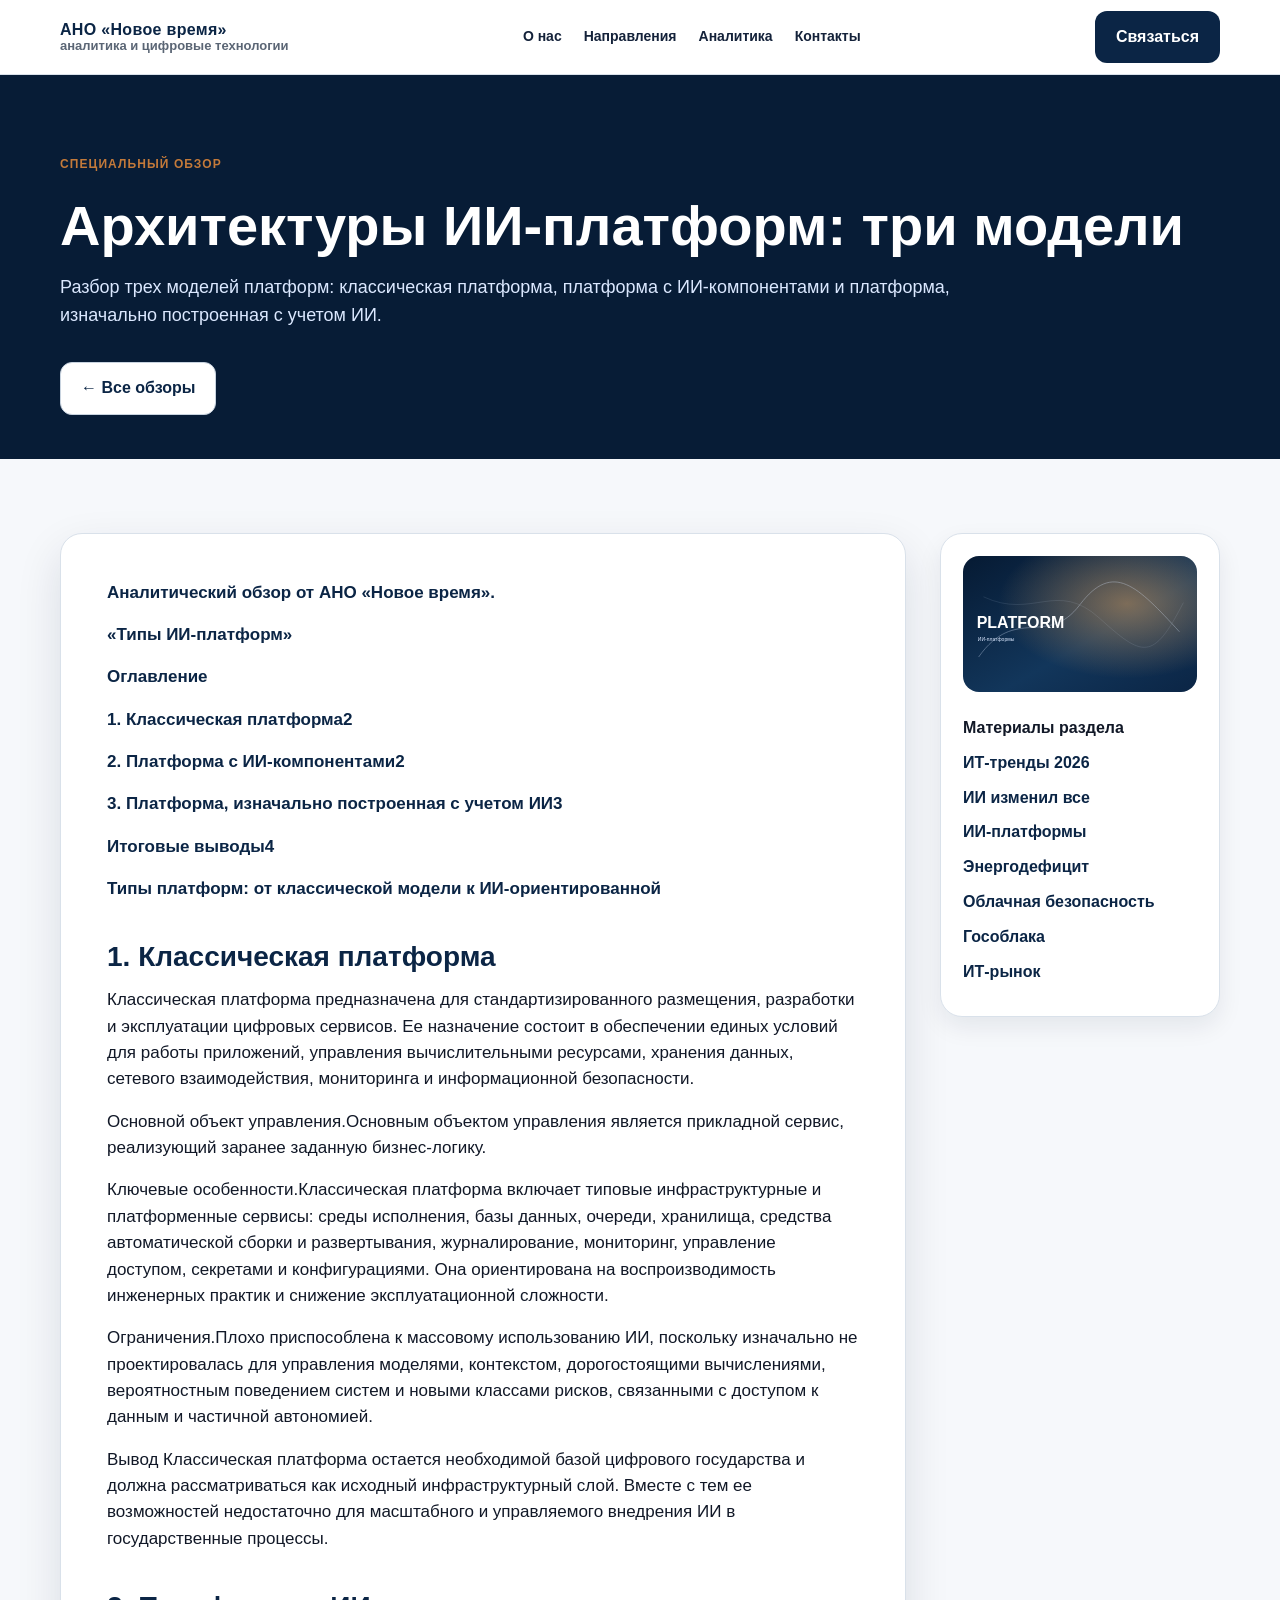
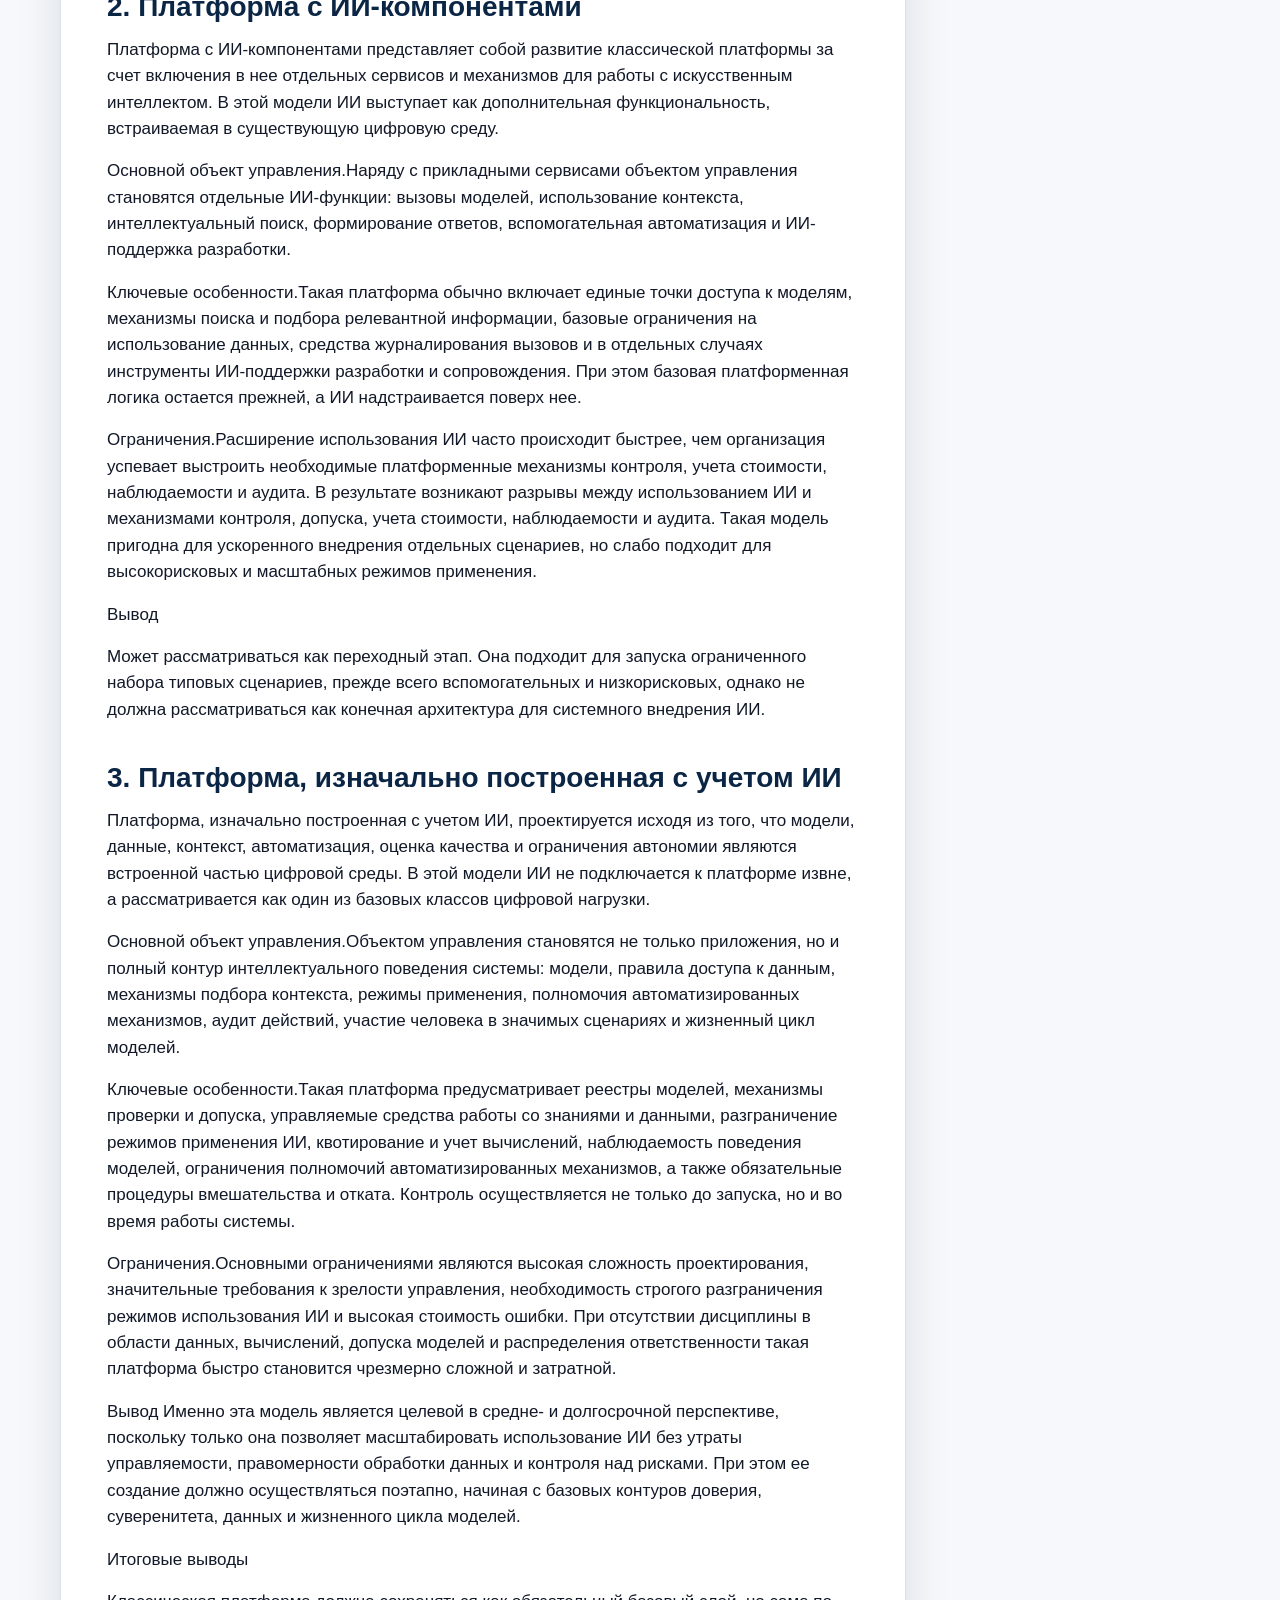
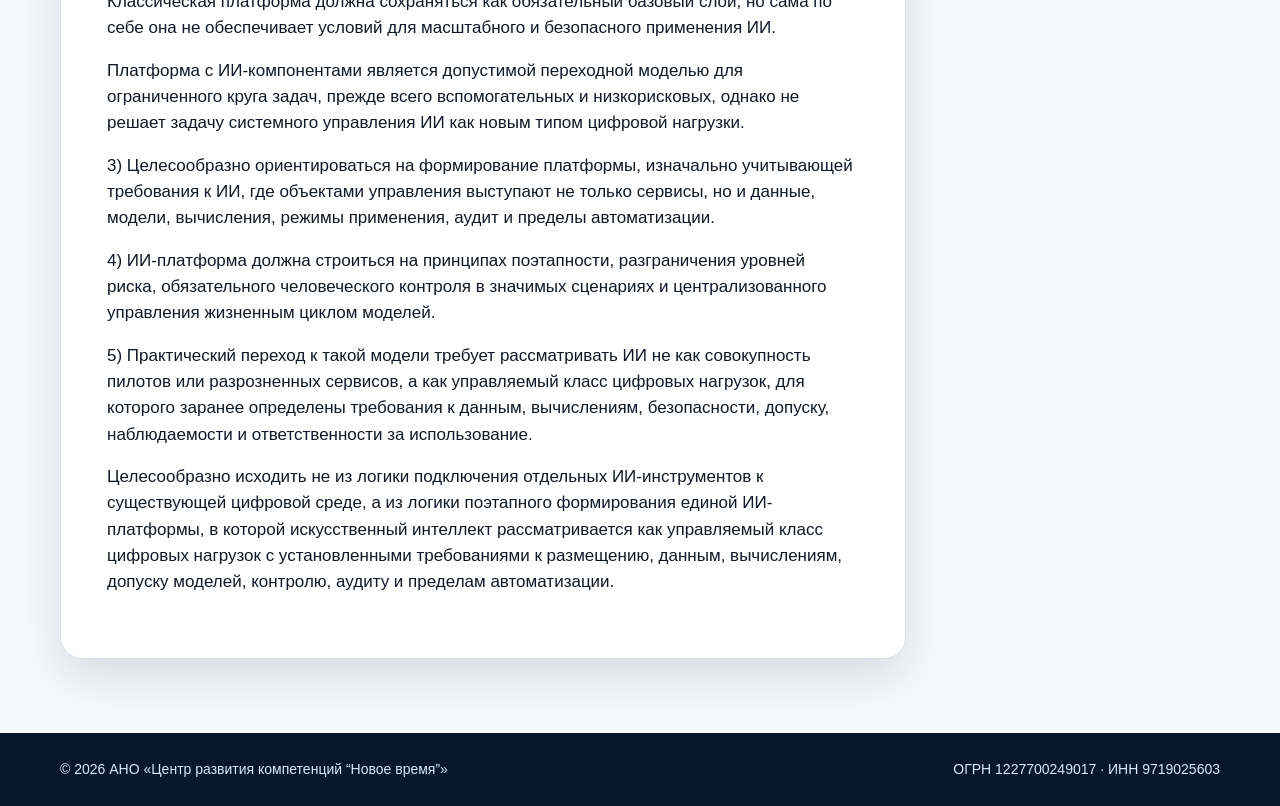
<file: articles/ai-platform-architectures.html>
<!doctype html>
<html lang="ru"><head><meta charset="utf-8"><meta name="viewport" content="width=device-width, initial-scale=1"><title>Архитектуры ИИ-платформ: три модели — АНО «Новое время»</title><meta name="description" content="Разбор трех моделей платформ: классическая платформа, платформа с ИИ-компонентами и платформа, изначально построенная с учетом ИИ."><link rel="stylesheet" href="../assets/style.css"><link rel="icon" href="../assets/favicon.svg"></head>
<body><a class="skip" href="#content">К содержанию</a><header class="topbar"><div class="container nav"><a class="brand" href="../index.html" style="text-decoration:none">АНО «Новое время»<span>аналитика и цифровые технологии</span></a><nav class="menu"><a href="../index.html#about">О нас</a><a href="../index.html#directions">Направления</a><a href="../index.html#publications">Аналитика</a><a href="../index.html#contacts">Контакты</a></nav><a class="btn primary" href="../index.html#contacts">Связаться</a></div></header>
<section class="article-hero"><div class="container"><span class="tag">Специальный обзор</span><h1>Архитектуры ИИ-платформ: три модели</h1><p>Разбор трех моделей платформ: классическая платформа, платформа с ИИ-компонентами и платформа, изначально построенная с учетом ИИ.</p><div class="hero-actions"><a class="btn light" href="../index.html#publications">← Все обзоры</a></div></div></section>
<main id="content" class="section"><div class="container article-layout"><article class="article"><p class="leadline">Аналитический обзор от АНО «Новое время».</p>
<p class="leadline">«Типы ИИ-платформ»</p>
<p class="leadline">Оглавление</p>
<p class="leadline">1. Классическая платформа2</p>
<p class="leadline">2. Платформа с ИИ-компонентами2</p>
<p class="leadline">3. Платформа, изначально построенная с учетом ИИ3</p>
<p class="leadline">Итоговые выводы4</p>
<p class="leadline">Типы платформ: от классической модели к ИИ-ориентированной</p>
<h2>1. Классическая платформа</h2>
<p>Классическая платформа предназначена для стандартизированного размещения, разработки и эксплуатации цифровых сервисов. Ее назначение состоит в обеспечении единых условий для работы приложений, управления вычислительными ресурсами, хранения данных, сетевого взаимодействия, мониторинга и информационной безопасности.</p>
<p>Основной объект управления.Основным объектом управления является прикладной сервис, реализующий заранее заданную бизнес-логику.</p>
<p>Ключевые особенности.Классическая платформа включает типовые инфраструктурные и платформенные сервисы: среды исполнения, базы данных, очереди, хранилища, средства автоматической сборки и развертывания, журналирование, мониторинг, управление доступом, секретами и конфигурациями. Она ориентирована на воспроизводимость инженерных практик и снижение эксплуатационной сложности.</p>
<p>Ограничения.Плохо приспособлена к массовому использованию ИИ, поскольку изначально не проектировалась для управления моделями, контекстом, дорогостоящими вычислениями, вероятностным поведением систем и новыми классами рисков, связанными с доступом к данным и частичной автономией.</p>
<p>Вывод Классическая платформа остается необходимой базой цифрового государства и должна рассматриваться как исходный инфраструктурный слой. Вместе с тем ее возможностей недостаточно для масштабного и управляемого внедрения ИИ в государственные процессы.</p>
<h2>2. Платформа с ИИ-компонентами</h2>
<p>Платформа с ИИ-компонентами представляет собой развитие классической платформы за счет включения в нее отдельных сервисов и механизмов для работы с искусственным интеллектом. В этой модели ИИ выступает как дополнительная функциональность, встраиваемая в существующую цифровую среду.</p>
<p>Основной объект управления.Наряду с прикладными сервисами объектом управления становятся отдельные ИИ-функции: вызовы моделей, использование контекста, интеллектуальный поиск, формирование ответов, вспомогательная автоматизация и ИИ-поддержка разработки.</p>
<p>Ключевые особенности.Такая платформа обычно включает единые точки доступа к моделям, механизмы поиска и подбора релевантной информации, базовые ограничения на использование данных, средства журналирования вызовов и в отдельных случаях инструменты ИИ-поддержки разработки и сопровождения. При этом базовая платформенная логика остается прежней, а ИИ надстраивается поверх нее.</p>
<p>Ограничения.Расширение использования ИИ часто происходит быстрее, чем организация успевает выстроить необходимые платформенные механизмы контроля, учета стоимости, наблюдаемости и аудита. В результате возникают разрывы между использованием ИИ и механизмами контроля, допуска, учета стоимости, наблюдаемости и аудита. Такая модель пригодна для ускоренного внедрения отдельных сценариев, но слабо подходит для высокорисковых и масштабных режимов применения.</p>
<p>Вывод</p>
<p>Может рассматриваться как переходный этап. Она подходит для запуска ограниченного набора типовых сценариев, прежде всего вспомогательных и низкорисковых, однако не должна рассматриваться как конечная архитектура для системного внедрения ИИ.</p>
<h2>3. Платформа, изначально построенная с учетом ИИ</h2>
<p>Платформа, изначально построенная с учетом ИИ, проектируется исходя из того, что модели, данные, контекст, автоматизация, оценка качества и ограничения автономии являются встроенной частью цифровой среды. В этой модели ИИ не подключается к платформе извне, а рассматривается как один из базовых классов цифровой нагрузки.</p>
<p>Основной объект управления.Объектом управления становятся не только приложения, но и полный контур интеллектуального поведения системы: модели, правила доступа к данным, механизмы подбора контекста, режимы применения, полномочия автоматизированных механизмов, аудит действий, участие человека в значимых сценариях и жизненный цикл моделей.</p>
<p>Ключевые особенности.Такая платформа предусматривает реестры моделей, механизмы проверки и допуска, управляемые средства работы со знаниями и данными, разграничение режимов применения ИИ, квотирование и учет вычислений, наблюдаемость поведения моделей, ограничения полномочий автоматизированных механизмов, а также обязательные процедуры вмешательства и отката. Контроль осуществляется не только до запуска, но и во время работы системы.</p>
<p>Ограничения.Основными ограничениями являются высокая сложность проектирования, значительные требования к зрелости управления, необходимость строгого разграничения режимов использования ИИ и высокая стоимость ошибки. При отсутствии дисциплины в области данных, вычислений, допуска моделей и распределения ответственности такая платформа быстро становится чрезмерно сложной и затратной.</p>
<p>Вывод Именно эта модель является целевой в средне- и долгосрочной перспективе, поскольку только она позволяет масштабировать использование ИИ без утраты управляемости, правомерности обработки данных и контроля над рисками. При этом ее создание должно осуществляться поэтапно, начиная с базовых контуров доверия, суверенитета, данных и жизненного цикла моделей.</p>
<p>Итоговые выводы</p>
<p>Классическая платформа должна сохраняться как обязательный базовый слой, но сама по себе она не обеспечивает условий для масштабного и безопасного применения ИИ.</p>
<p>Платформа с ИИ-компонентами является допустимой переходной моделью для ограниченного круга задач, прежде всего вспомогательных и низкорисковых, однако не решает задачу системного управления ИИ как новым типом цифровой нагрузки.</p>
<p>3) Целесообразно ориентироваться на формирование платформы, изначально учитывающей требования к ИИ, где объектами управления выступают не только сервисы, но и данные, модели, вычисления, режимы применения, аудит и пределы автоматизации.</p>
<p>4) ИИ-платформа должна строиться на принципах поэтапности, разграничения уровней риска, обязательного человеческого контроля в значимых сценариях и централизованного управления жизненным циклом моделей.</p>
<p>5) Практический переход к такой модели требует рассматривать ИИ не как совокупность пилотов или разрозненных сервисов, а как управляемый класс цифровых нагрузок, для которого заранее определены требования к данным, вычислениям, безопасности, допуску, наблюдаемости и ответственности за использование.</p>
<p>Целесообразно исходить не из логики подключения отдельных ИИ-инструментов к существующей цифровой среде, а из логики поэтапного формирования единой ИИ-платформы, в которой искусственный интеллект рассматривается как управляемый класс цифровых нагрузок с установленными требованиями к размещению, данным, вычислениям, допуску моделей, контролю, аудиту и пределам автоматизации.</p></article><aside class="side"><img src="../assets/cover-platform.svg" alt="" style="width:100%;border-radius:16px;margin-bottom:16px"><strong>Материалы раздела</strong><a href="it-trends-2026.html">ИТ-тренды 2026</a><a href="ai-changed-2025.html">ИИ изменил все</a><a href="ai-platform-architectures.html">ИИ-платформы</a><a href="energy-deficit.html">Энергодефицит</a><a href="cloud-security.html">Облачная безопасность</a><a href="gov-cloud-strategies.html">Гособлака</a><a href="russian-it-market.html">ИТ-рынок</a></aside></div></main>
<footer class="footer"><div class="container footer-inner"><div>© 2026 АНО «Центр развития компетенций “Новое время”»</div><div>ОГРН 1227700249017 · ИНН 9719025603</div></div></footer></body></html>
</file>
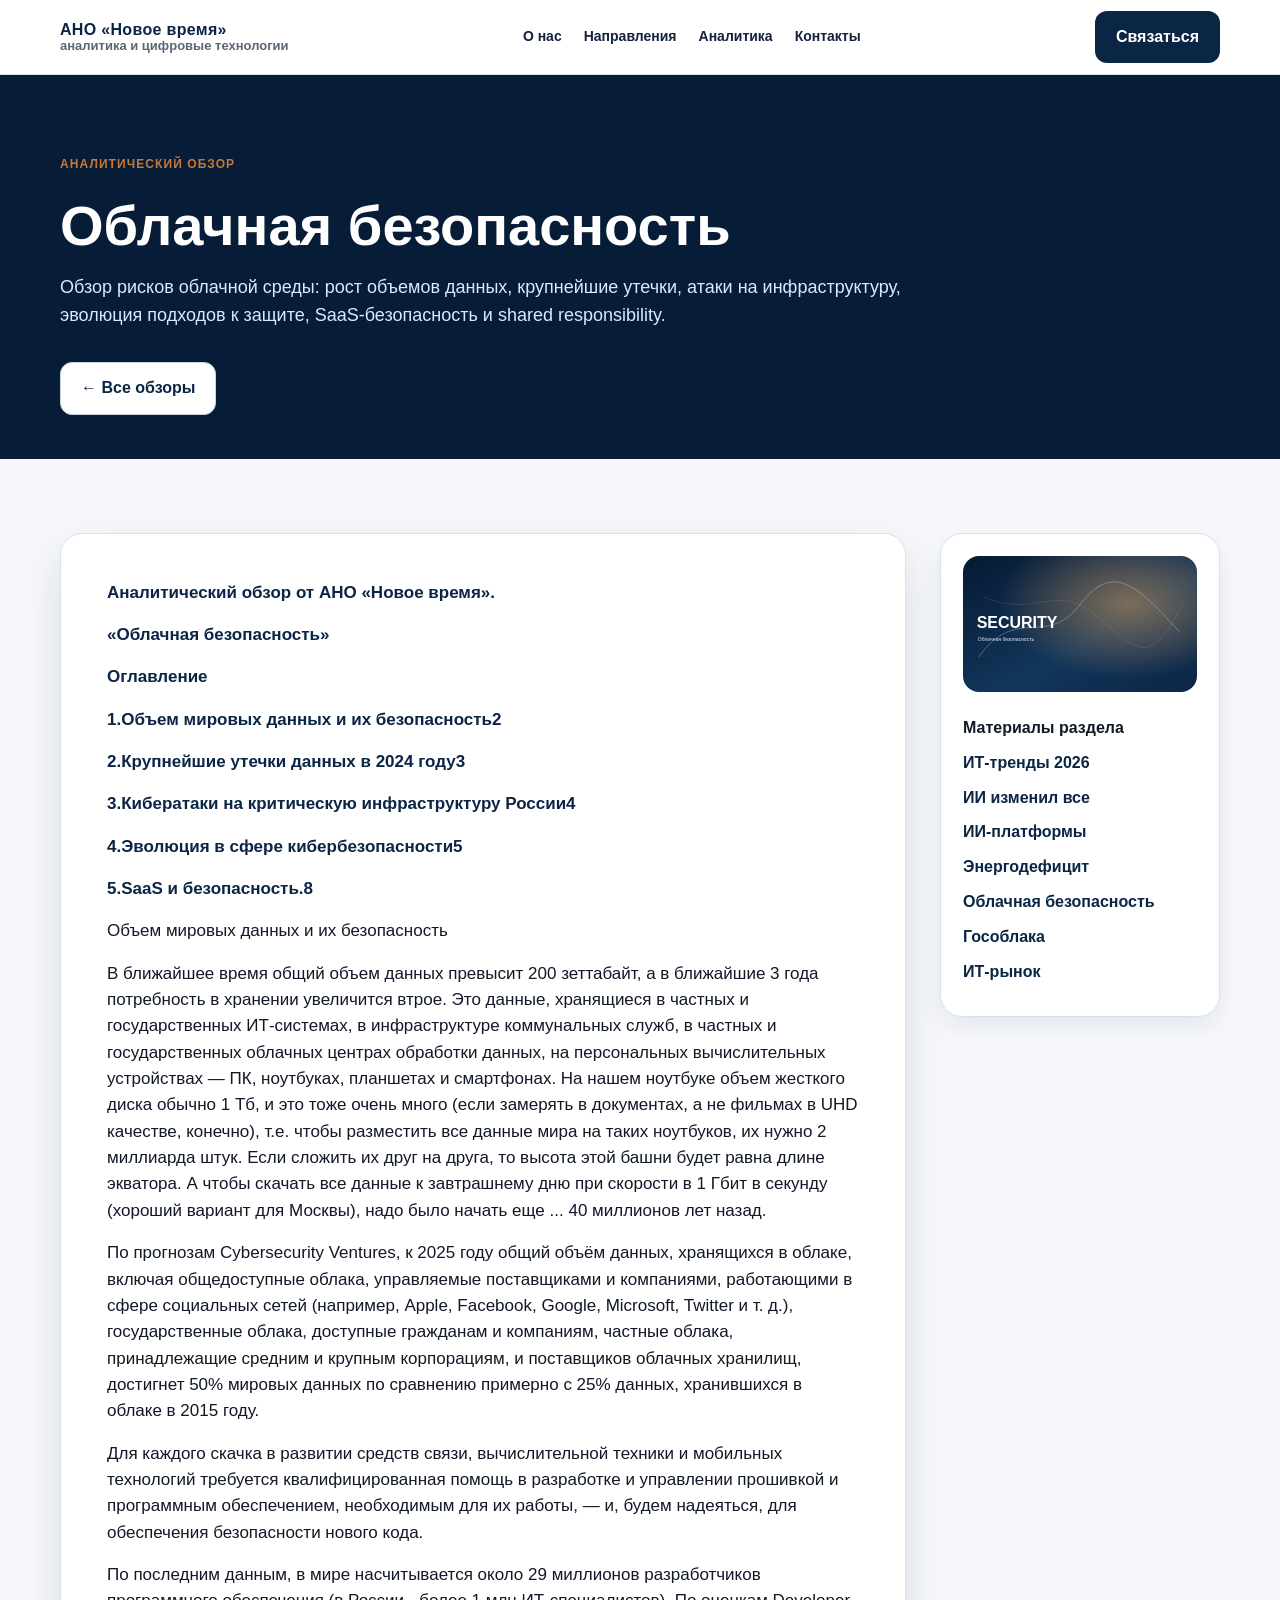
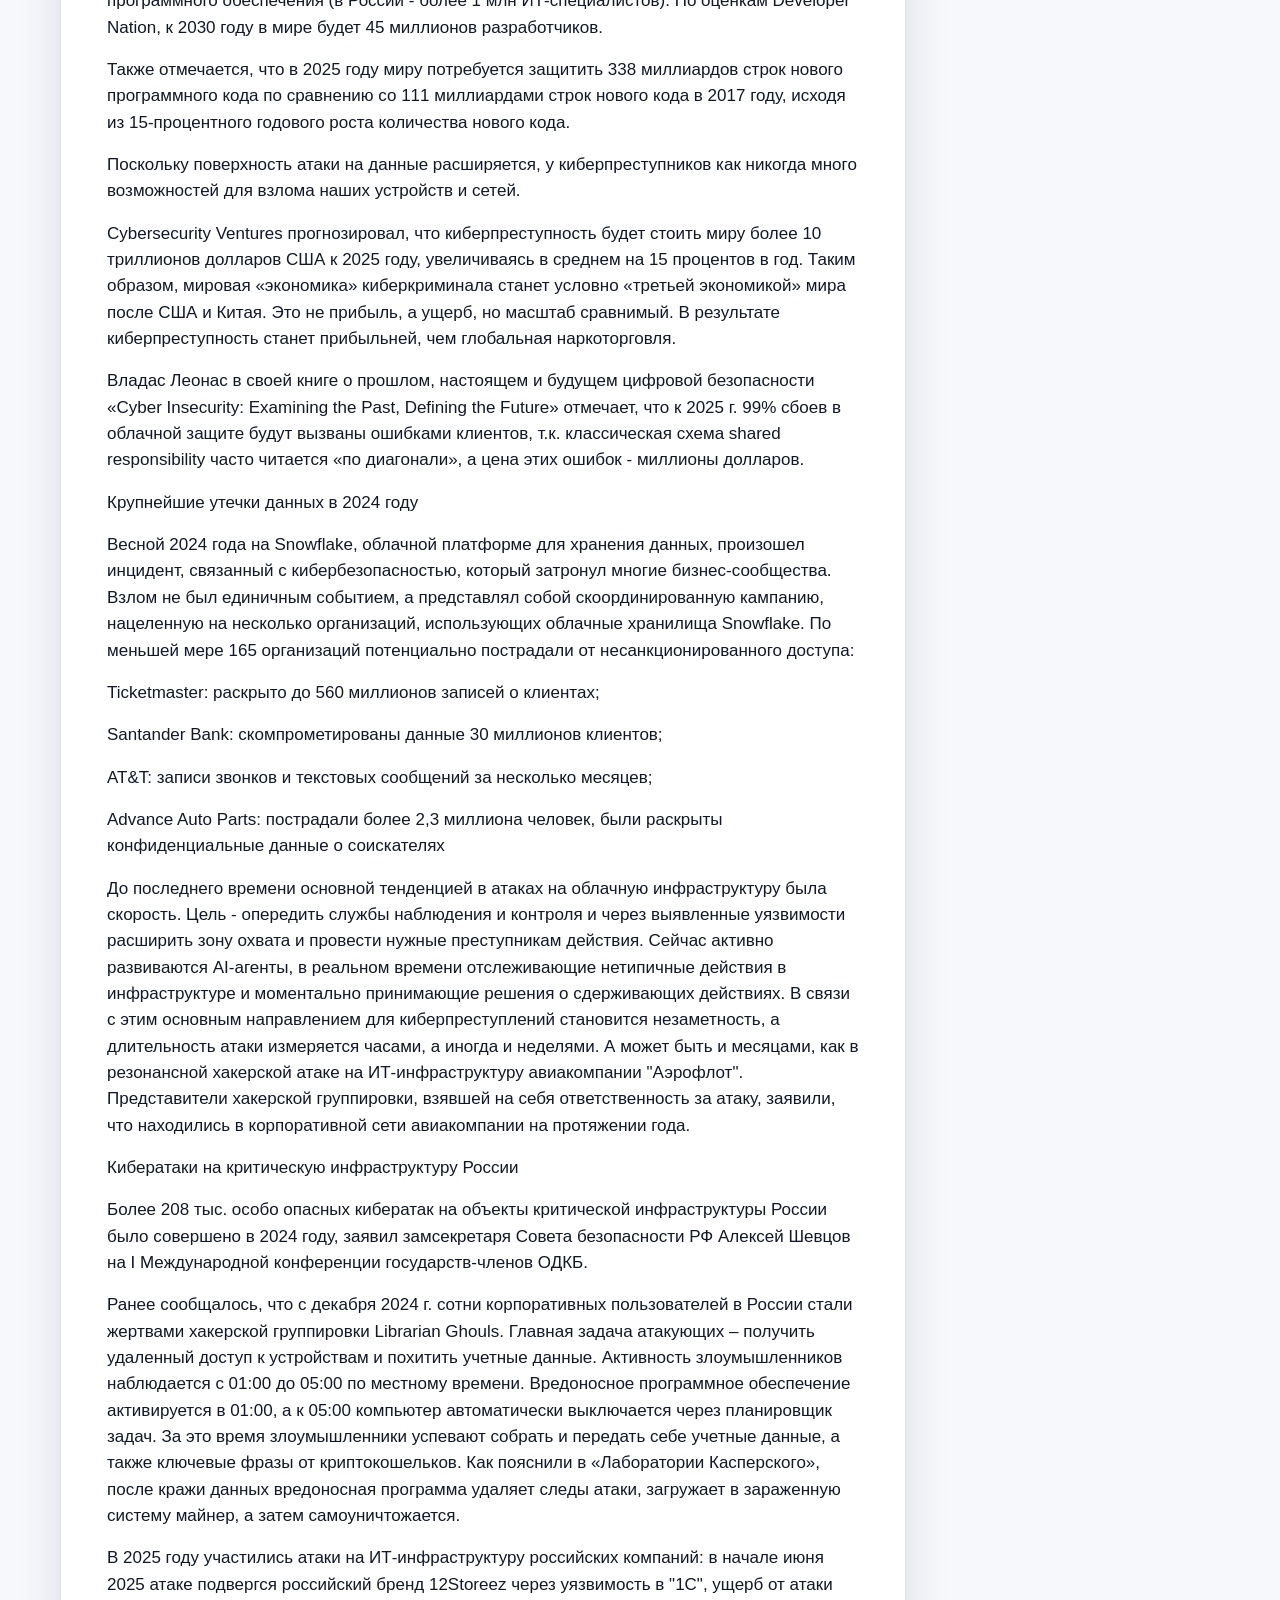
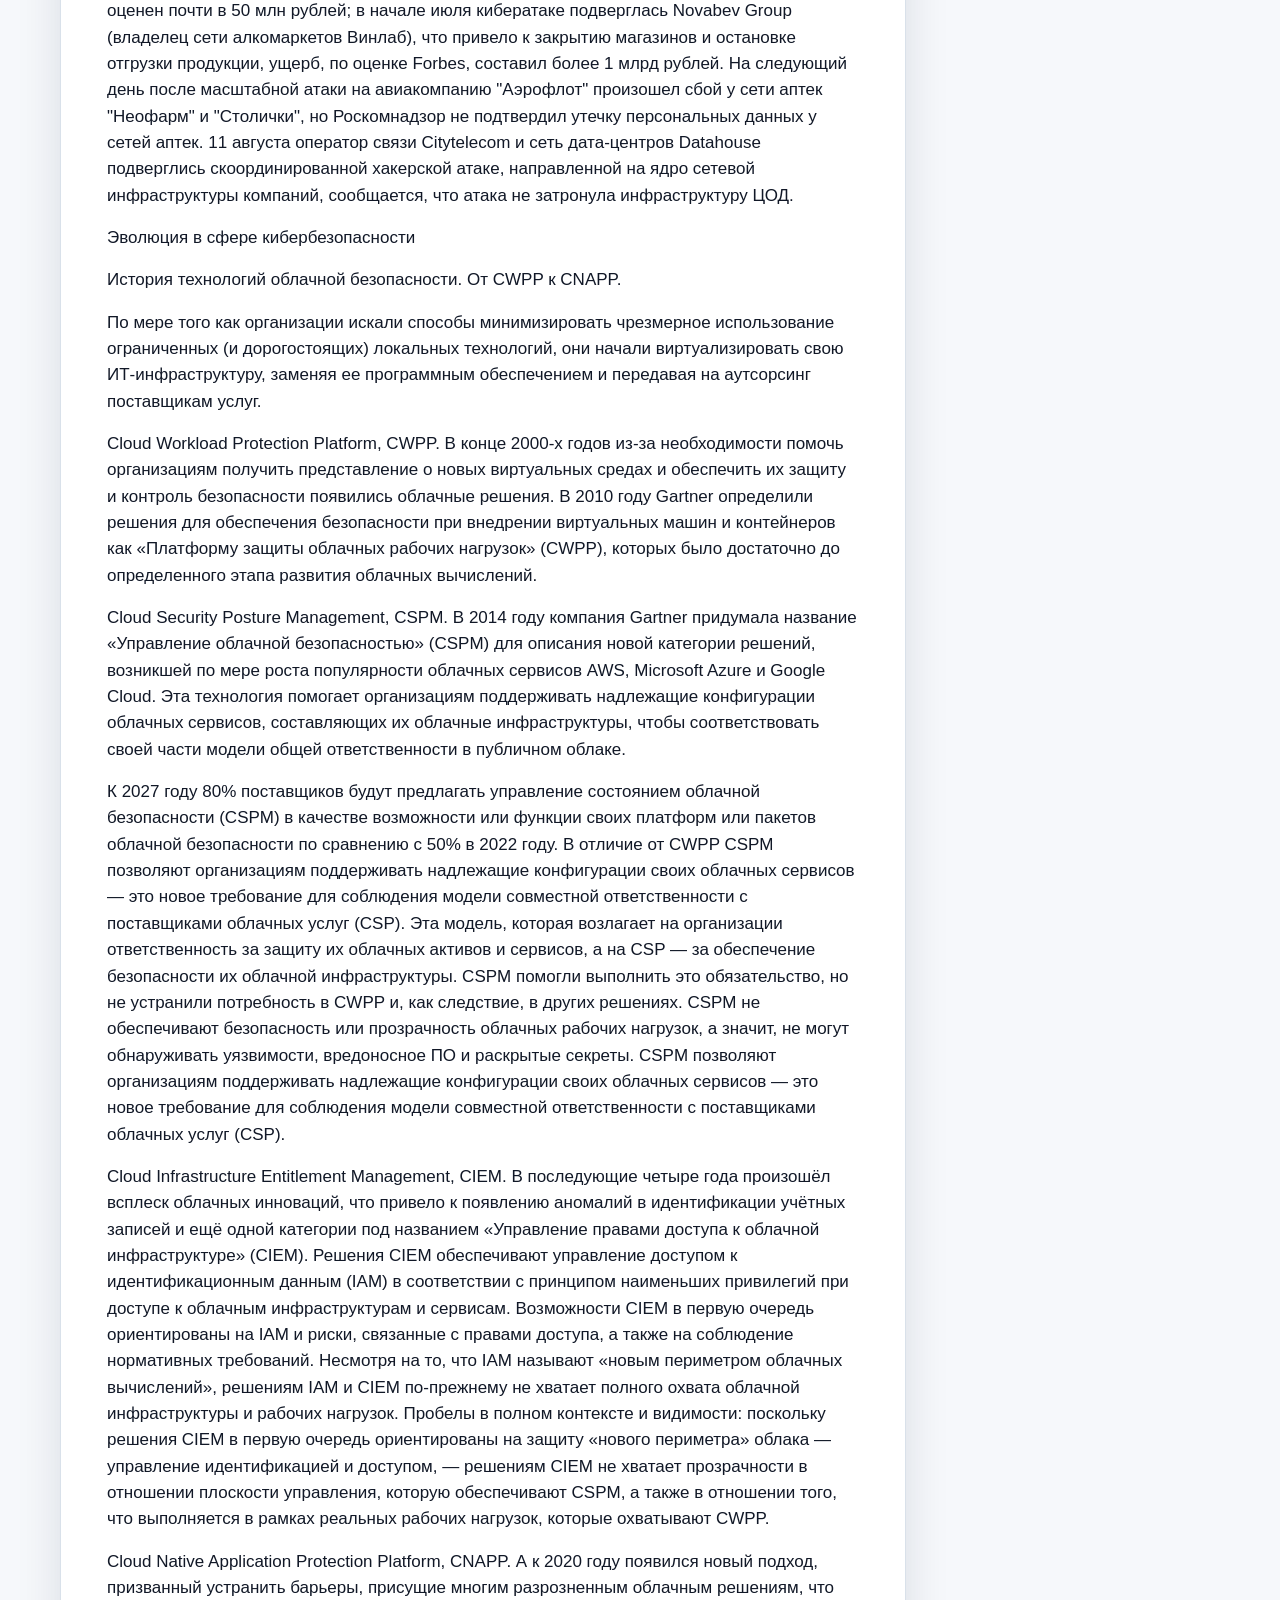
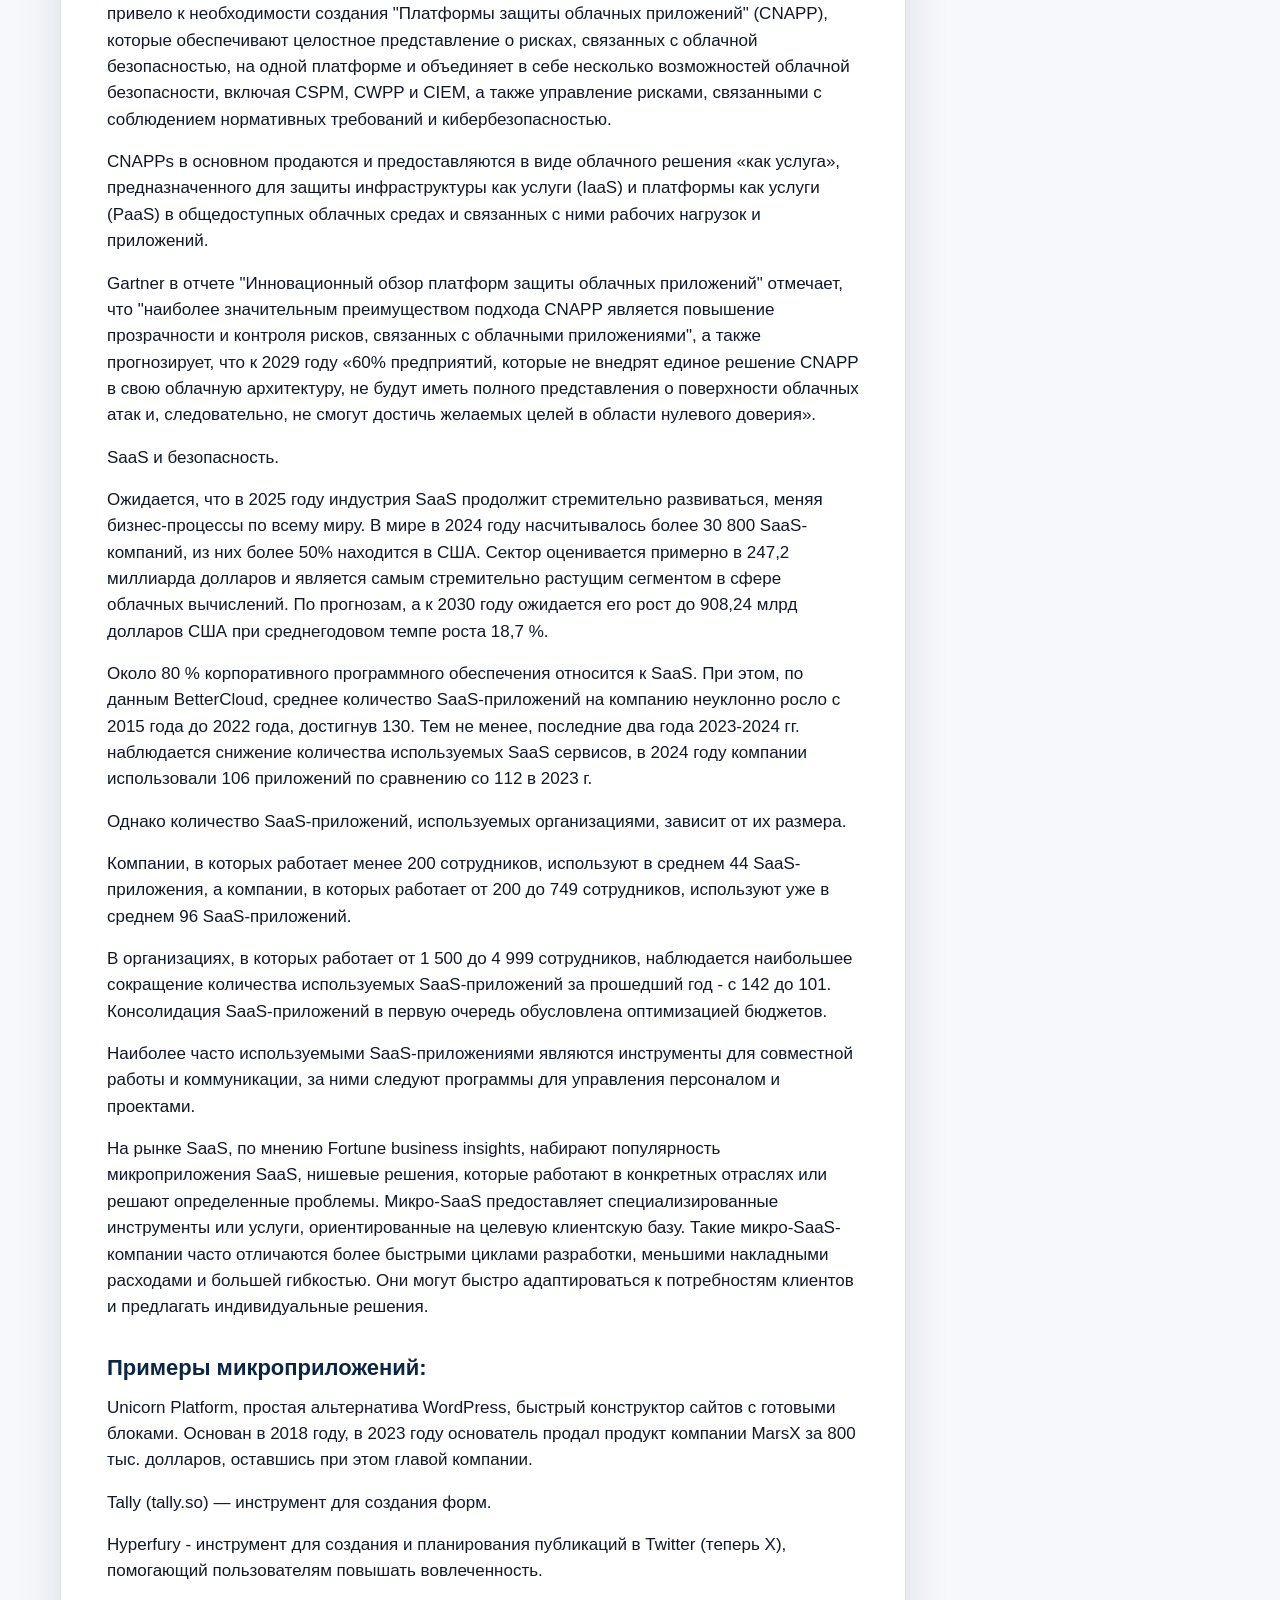
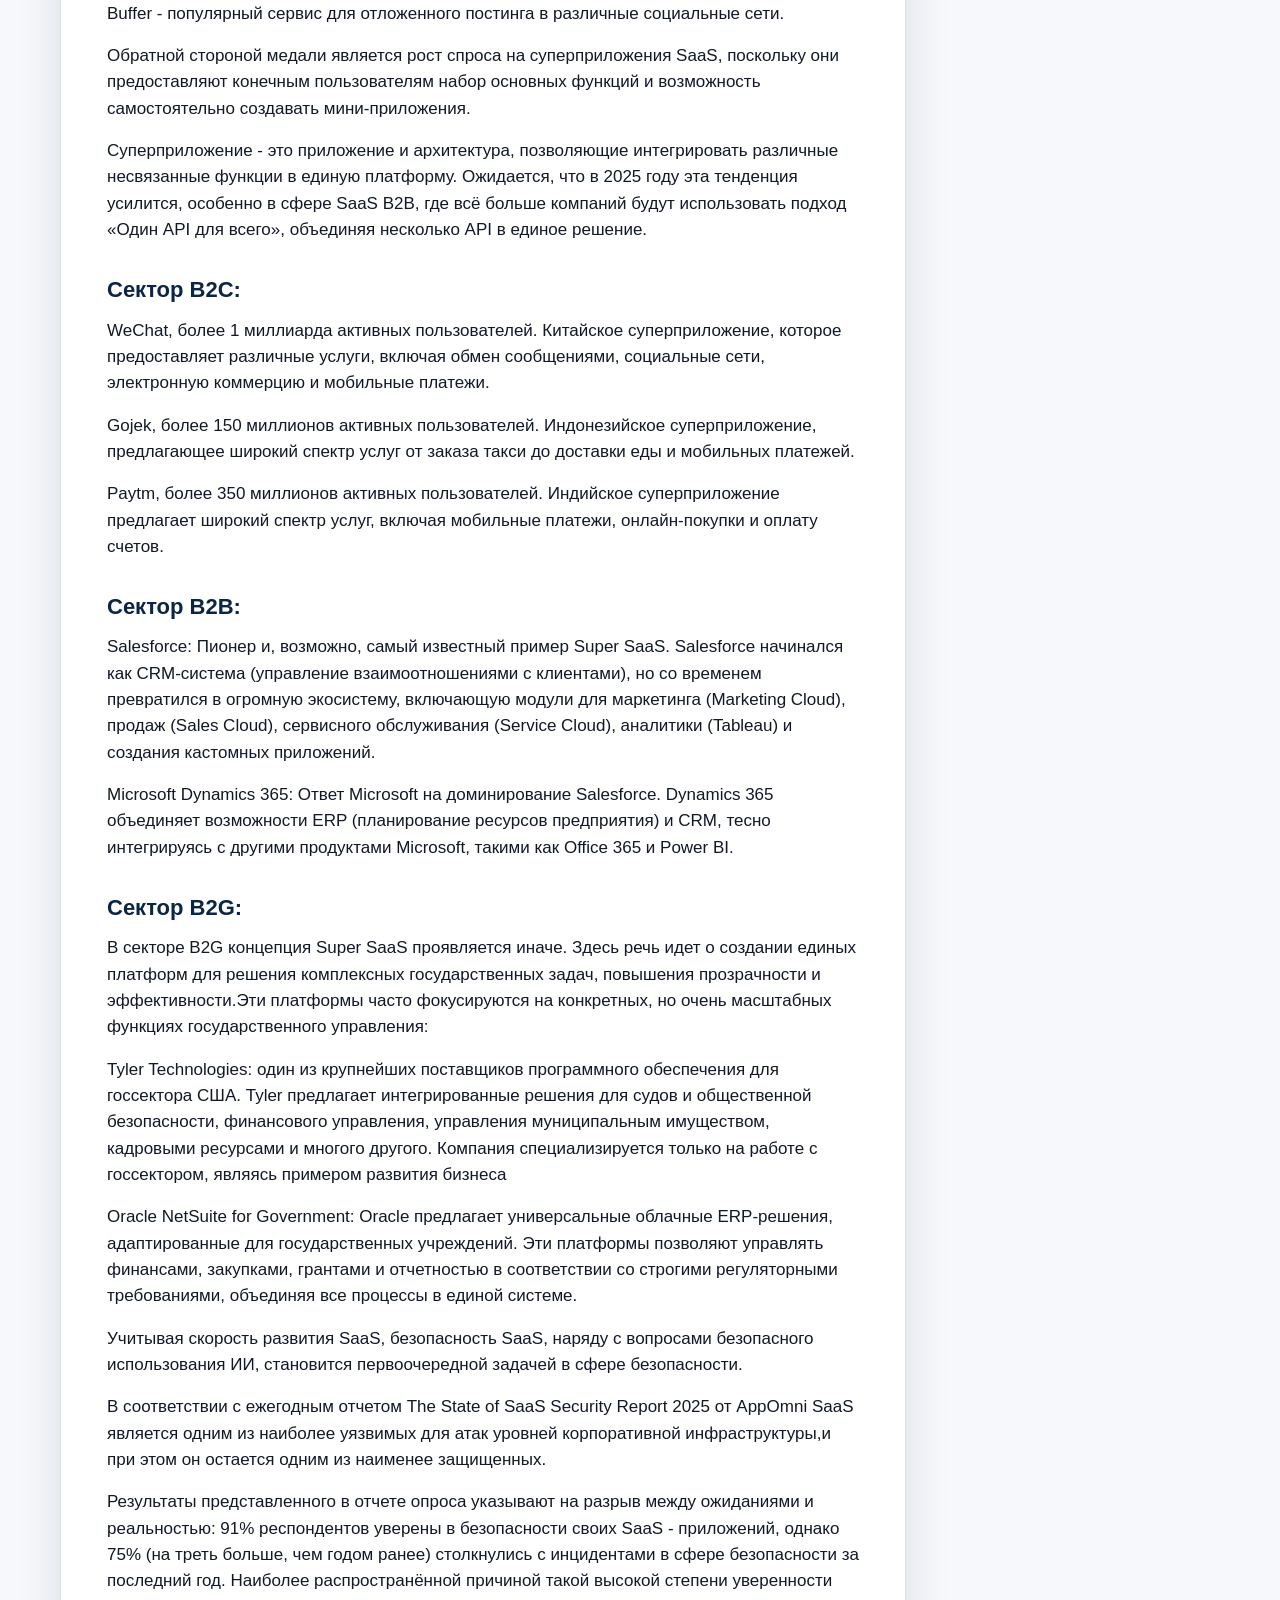
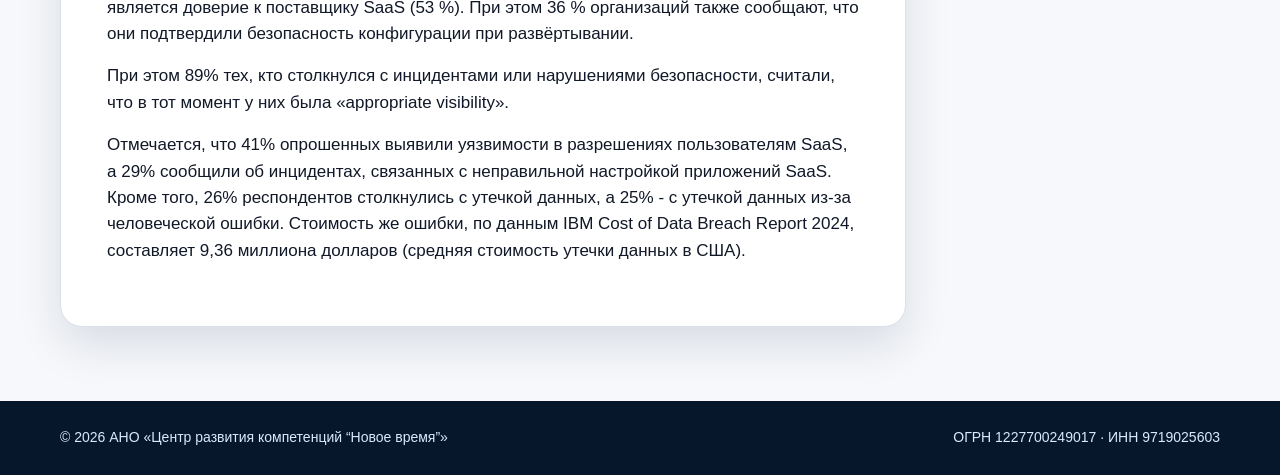
<file: articles/cloud-security.html>
<!doctype html>
<html lang="ru"><head><meta charset="utf-8"><meta name="viewport" content="width=device-width, initial-scale=1"><title>Облачная безопасность — АНО «Новое время»</title><meta name="description" content="Обзор рисков облачной среды: рост объемов данных, крупнейшие утечки, атаки на инфраструктуру, эволюция подходов к защите, SaaS-безопасность и shared responsibility."><link rel="stylesheet" href="../assets/style.css"><link rel="icon" href="../assets/favicon.svg"></head>
<body><a class="skip" href="#content">К содержанию</a><header class="topbar"><div class="container nav"><a class="brand" href="../index.html" style="text-decoration:none">АНО «Новое время»<span>аналитика и цифровые технологии</span></a><nav class="menu"><a href="../index.html#about">О нас</a><a href="../index.html#directions">Направления</a><a href="../index.html#publications">Аналитика</a><a href="../index.html#contacts">Контакты</a></nav><a class="btn primary" href="../index.html#contacts">Связаться</a></div></header>
<section class="article-hero"><div class="container"><span class="tag">Аналитический обзор</span><h1>Облачная безопасность</h1><p>Обзор рисков облачной среды: рост объемов данных, крупнейшие утечки, атаки на инфраструктуру, эволюция подходов к защите, SaaS-безопасность и shared responsibility.</p><div class="hero-actions"><a class="btn light" href="../index.html#publications">← Все обзоры</a></div></div></section>
<main id="content" class="section"><div class="container article-layout"><article class="article"><p class="leadline">Аналитический обзор от АНО «Новое время».</p>
<p class="leadline">«Облачная безопасность»</p>
<p class="leadline">Оглавление</p>
<p class="leadline">1.Объем мировых данных и их безопасность2</p>
<p class="leadline">2.Крупнейшие утечки данных в 2024 году3</p>
<p class="leadline">3.Кибератаки на критическую инфраструктуру России4</p>
<p class="leadline">4.Эволюция в сфере кибербезопасности5</p>
<p class="leadline">5.SaaS и безопасность.8</p>
<p>Объем мировых данных и их безопасность</p>
<p>В ближайшее время общий объем данных превысит 200 зеттабайт, а в ближайшие 3 года потребность в хранении увеличится втрое. Это данные, хранящиеся в частных и государственных ИТ-системах, в инфраструктуре коммунальных служб, в частных и государственных облачных центрах обработки данных, на персональных вычислительных устройствах — ПК, ноутбуках, планшетах и смартфонах. На нашем ноутбуке объем жесткого диска обычно 1 Тб, и это тоже очень много (если замерять в документах, а не фильмах в UHD качестве, конечно), т.е. чтобы разместить все данные мира на таких ноутбуков, их нужно 2 миллиарда штук. Если сложить их друг на друга, то высота этой башни будет равна длине экватора. А чтобы скачать все данные к завтрашнему дню при скорости в 1 Гбит в секунду (хороший вариант для Москвы), надо было начать еще ... 40 миллионов лет назад.</p>
<p>По прогнозам Cybersecurity Ventures, к 2025 году общий объём данных, хранящихся в облаке, включая общедоступные облака, управляемые поставщиками и компаниями, работающими в сфере социальных сетей (например, Apple, Facebook, Google, Microsoft, Twitter и т. д.), государственные облака, доступные гражданам и компаниям, частные облака, принадлежащие средним и крупным корпорациям, и поставщиков облачных хранилищ, достигнет 50% мировых данных по сравнению примерно с 25% данных, хранившихся в облаке в 2015 году.</p>
<p>Для каждого скачка в развитии средств связи, вычислительной техники и мобильных технологий требуется квалифицированная помощь в разработке и управлении прошивкой и программным обеспечением, необходимым для их работы, — и, будем надеяться, для обеспечения безопасности нового кода.</p>
<p>По последним данным, в мире насчитывается около 29 миллионов разработчиков программного обеспечения (в России - более 1 млн ИТ-специалистов). По оценкам Developer Nation, к 2030 году в мире будет 45 миллионов разработчиков.</p>
<p>Также отмечается, что в 2025 году миру потребуется защитить 338 миллиардов строк нового программного кода по сравнению со 111 миллиардами строк нового кода в 2017 году, исходя из 15-процентного годового роста количества нового кода.</p>
<p>Поскольку поверхность атаки на данные расширяется, у киберпреступников как никогда много возможностей для взлома наших устройств и сетей.</p>
<p>Cybersecurity Ventures прогнозировал, что киберпреступность будет стоить миру более 10 триллионов долларов США к 2025 году, увеличиваясь в среднем на 15 процентов в год. Таким образом, мировая «экономика» киберкриминала станет условно «третьей экономикой» мира после США и Китая. Это не прибыль, а ущерб, но масштаб сравнимый. В результате киберпреступность станет прибыльней, чем глобальная наркоторговля.</p>
<p>Владас Леонас в своей книге о прошлом, настоящем и будущем цифровой безопасности «Cyber Insecurity: Examining the Past, Defining the Future» отмечает, что к 2025 г. 99% сбоев в облачной защите будут вызваны ошибками клиентов, т.к. классическая схема shared responsibility часто читается «по диагонали», а цена этих ошибок - миллионы долларов.</p>
<p>Крупнейшие утечки данных в 2024 году</p>
<p>Весной 2024 года на Snowflake, облачной платформе для хранения данных, произошел инцидент, связанный с кибербезопасностью, который затронул многие бизнес-сообщества. Взлом не был единичным событием, а представлял собой скоординированную кампанию, нацеленную на несколько организаций, использующих облачные хранилища Snowflake. По меньшей мере 165 организаций потенциально пострадали от несанкционированного доступа:</p>
<p>Ticketmaster: раскрыто до 560 миллионов записей о клиентах;</p>
<p>Santander Bank: скомпрометированы данные 30 миллионов клиентов;</p>
<p>AT&amp;T: записи звонков и текстовых сообщений за несколько месяцев;</p>
<p>Advance Auto Parts: пострадали более 2,3 миллиона человек, были раскрыты конфиденциальные данные о соискателях</p>
<p>До последнего времени основной тенденцией в атаках на облачную инфраструктуру была скорость. Цель - опередить службы наблюдения и контроля и через выявленные уязвимости расширить зону охвата и провести нужные преступникам действия. Сейчас активно развиваются AI-агенты, в реальном времени отслеживающие нетипичные действия в инфраструктуре и моментально принимающие решения о сдерживающих действиях. В связи с этим основным направлением для киберпреступлений становится незаметность, а длительность атаки измеряется часами, а иногда и неделями. А может быть и месяцами, как в резонансной хакерской атаке на ИТ-инфраструктуру авиакомпании &quot;Аэрофлот&quot;. Представители хакерской группировки, взявшей на себя ответственность за атаку, заявили, что находились в корпоративной сети авиакомпании на протяжении года.</p>
<p>Кибератаки на критическую инфраструктуру России</p>
<p>Более 208 тыс. особо опасных кибератак на объекты критической инфраструктуры России было совершено в 2024 году, заявил замсекретаря Совета безопасности РФ Алексей Шевцов на I Международной конференции государств-членов ОДКБ.</p>
<p>Ранее сообщалось, что с декабря 2024 г. сотни корпоративных пользователей в России стали жертвами хакерской группировки Librarian Ghouls. Главная задача атакующих – получить удаленный доступ к устройствам и похитить учетные данные. Активность злоумышленников наблюдается с 01:00 до 05:00 по местному времени. Вредоносное программное обеспечение активируется в 01:00, а к 05:00 компьютер автоматически выключается через планировщик задач. За это время злоумышленники успевают собрать и передать себе учетные данные, а также ключевые фразы от криптокошельков. Как пояснили в «Лаборатории Касперского», после кражи данных вредоносная программа удаляет следы атаки, загружает в зараженную систему майнер, а затем самоуничтожается.</p>
<p>В 2025 году участились атаки на ИТ-инфраструктуру российских компаний: в начале июня 2025 атаке подвергся российский бренд 12Storeez через уязвимость в &quot;1С&quot;, ущерб от атаки оценен почти в 50 млн рублей; в начале июля кибератаке подверглась Novabev Group (владелец сети алкомаркетов Винлаб), что привело к закрытию магазинов и остановке отгрузки продукции, ущерб, по оценке Forbes, составил более 1 млрд рублей. На следующий день после масштабной атаки на авиакомпанию &quot;Аэрофлот&quot; произошел сбой у сети аптек &quot;Неофарм&quot; и &quot;Столички&quot;, но Роскомнадзор не подтвердил утечку персональных данных у сетей аптек. 11 августа оператор связи Citytelecom и сеть дата-центров Datahouse подверглись скоординированной хакерской атаке, направленной на ядро сетевой инфраструктуры компаний, сообщается, что атака не затронула инфраструктуру ЦОД.</p>
<p>Эволюция в сфере кибербезопасности</p>
<p>История технологий облачной безопасности. От CWPP к CNAPP.</p>
<p>По мере того как организации искали способы минимизировать чрезмерное использование ограниченных (и дорогостоящих) локальных технологий, они начали виртуализировать свою ИТ-инфраструктуру, заменяя ее программным обеспечением и передавая на аутсорсинг поставщикам услуг.</p>
<p>Cloud Workload Protection Platform, CWPP. В конце 2000-х годов из-за необходимости помочь организациям получить представление о новых виртуальных средах и обеспечить их защиту и контроль безопасности появились облачные решения. В 2010 году Gartner определили решения для обеспечения безопасности при внедрении виртуальных машин и контейнеров как «Платформу защиты облачных рабочих нагрузок» (CWPP), которых было достаточно до определенного этапа развития облачных вычислений.</p>
<p>Cloud Security Posture Management, CSPM. В 2014 году компания Gartner придумала название «Управление облачной безопасностью» (CSPM) для описания новой категории решений, возникшей по мере роста популярности облачных сервисов AWS, Microsoft Azure и Google Cloud. Эта технология помогает организациям поддерживать надлежащие конфигурации облачных сервисов, составляющих их облачные инфраструктуры, чтобы соответствовать своей части модели общей ответственности в публичном облаке.</p>
<p>К 2027 году 80% поставщиков будут предлагать управление состоянием облачной безопасности (CSPM) в качестве возможности или функции своих платформ или пакетов облачной безопасности по сравнению с 50% в 2022 году. В отличие от CWPP CSPM позволяют организациям поддерживать надлежащие конфигурации своих облачных сервисов — это новое требование для соблюдения модели совместной ответственности с поставщиками облачных услуг (CSP). Эта модель, которая возлагает на организации ответственность за защиту их облачных активов и сервисов, а на CSP — за обеспечение безопасности их облачной инфраструктуры. CSPM помогли выполнить это обязательство, но не устранили потребность в CWPP и, как следствие, в других решениях. CSPM не обеспечивают безопасность или прозрачность облачных рабочих нагрузок, а значит, не могут обнаруживать уязвимости, вредоносное ПО и раскрытые секреты. СSPM позволяют организациям поддерживать надлежащие конфигурации своих облачных сервисов — это новое требование для соблюдения модели совместной ответственности с поставщиками облачных услуг (CSP).</p>
<p>Cloud Infrastructure Entitlement Management, CIEM. В последующие четыре года произошёл всплеск облачных инноваций, что привело к появлению аномалий в идентификации учётных записей и ещё одной категории под названием «Управление правами доступа к облачной инфраструктуре» (CIEM). Решения CIEM обеспечивают управление доступом к идентификационным данным (IAM) в соответствии с принципом наименьших привилегий при доступе к облачным инфраструктурам и сервисам. Возможности CIEM в первую очередь ориентированы на IAM и риски, связанные с правами доступа, а также на соблюдение нормативных требований. Несмотря на то, что IAM называют «новым периметром облачных вычислений», решениям IAM и CIEM по-прежнему не хватает полного охвата облачной инфраструктуры и рабочих нагрузок. Пробелы в полном контексте и видимости: поскольку решения CIEM в первую очередь ориентированы на защиту «нового периметра» облака — управление идентификацией и доступом, — решениям CIEM не хватает прозрачности в отношении плоскости управления, которую обеспечивают CSPM, а также в отношении того, что выполняется в рамках реальных рабочих нагрузок, которые охватывают CWPP.</p>
<p>Cloud Native Application Protection Platform, CNAPP. А к 2020 году появился новый подход, призванный устранить барьеры, присущие многим разрозненным облачным решениям, что привело к необходимости создания &quot;Платформы защиты облачных приложений&quot; (CNAPP), которые обеспечивают целостное представление о рисках, связанных с облачной безопасностью, на одной платформе и объединяет в себе несколько возможностей облачной безопасности, включая CSPM, CWPP и CIEM, а также управление рисками, связанными с соблюдением нормативных требований и кибербезопасностью.</p>
<p>CNAPPs в основном продаются и предоставляются в виде облачного решения «как услуга», предназначенного для защиты инфраструктуры как услуги (IaaS) и платформы как услуги (PaaS) в общедоступных облачных средах и связанных с ними рабочих нагрузок и приложений.</p>
<p>Gartner в отчете &quot;Инновационный обзор платформ защиты облачных приложений&quot; отмечает, что &quot;наиболее значительным преимуществом подхода CNAPP является повышение прозрачности и контроля рисков, связанных с облачными приложениями&quot;, а также прогнозирует, что к 2029 году «60% предприятий, которые не внедрят единое решение CNAPP в свою облачную архитектуру, не будут иметь полного представления о поверхности облачных атак и, следовательно, не смогут достичь желаемых целей в области нулевого доверия».</p>
<p>SaaS и безопасность.</p>
<p>Ожидается, что в 2025 году индустрия SaaS продолжит стремительно развиваться, меняя бизнес-процессы по всему миру. В мире в 2024 году насчитывалось более 30 800 SaaS-компаний, из них более 50% находится в США. Сектор оценивается примерно в 247,2 миллиарда долларов и является самым стремительно растущим сегментом в сфере облачных вычислений. По прогнозам, а к 2030 году ожидается его рост до 908,24 млрд долларов США при среднегодовом темпе роста 18,7 %.</p>
<p>Около 80 % корпоративного программного обеспечения относится к SaaS. При этом, по данным BetterCloud, среднее количество SaaS-приложений на компанию неуклонно росло с 2015 года до 2022 года, достигнув 130. Тем не менее, последние два года 2023-2024 гг. наблюдается снижение количества используемых SaaS сервисов, в 2024 году компании использовали 106 приложений по сравнению со 112 в 2023 г.</p>
<p>Однако количество SaaS-приложений, используемых организациями, зависит от их размера.</p>
<p>Компании, в которых работает менее 200 сотрудников, используют в среднем 44 SaaS-приложения, а компании, в которых работает от 200 до 749 сотрудников, используют уже в среднем 96 SaaS-приложений.</p>
<p>В организациях, в которых работает от 1 500 до 4 999 сотрудников, наблюдается наибольшее сокращение количества используемых SaaS-приложений за прошедший год - с 142 до 101. Консолидация SaaS-приложений в первую очередь обусловлена оптимизацией бюджетов.</p>
<p>Наиболее часто используемыми SaaS-приложениями являются инструменты для совместной работы и коммуникации, за ними следуют программы для управления персоналом и проектами.</p>
<p>На рынке SaaS, по мнению Fortune business insights, набирают популярность микроприложения SaaS, нишевые решения, которые работают в конкретных отраслях или решают определенные проблемы. Микро-SaaS предоставляет специализированные инструменты или услуги, ориентированные на целевую клиентскую базу. Такие микро-SaaS-компании часто отличаются более быстрыми циклами разработки, меньшими накладными расходами и большей гибкостью. Они могут быстро адаптироваться к потребностям клиентов и предлагать индивидуальные решения.</p>
<h3>Примеры микроприложений:</h3>
<p>Unicorn Platform, простая альтернатива WordPress, быстрый конструктор сайтов с готовыми блоками. Основан в 2018 году, в 2023 году основатель продал продукт компании MarsX за 800 тыс. долларов, оставшись при этом главой компании.</p>
<p>Tally (tally.so) — инструмент для создания форм.</p>
<p>Hyperfury - инструмент для создания и планирования публикаций в Twitter (теперь X), помогающий пользователям повышать вовлеченность.</p>
<p>Buffer - популярный сервис для отложенного постинга в различные социальные сети.</p>
<p>Обратной стороной медали является рост спроса на суперприложения SaaS, поскольку они предоставляют конечным пользователям набор основных функций и возможность самостоятельно создавать мини-приложения.</p>
<p>Суперприложение - это приложение и архитектура, позволяющие интегрировать различные несвязанные функции в единую платформу. Ожидается, что в 2025 году эта тенденция усилится, особенно в сфере SaaS B2B, где всё больше компаний будут использовать подход «Один API для всего», объединяя несколько API в единое решение.</p>
<h3>Cектор B2C:</h3>
<p>WeChat, более 1 миллиарда активных пользователей. Китайское суперприложение, которое предоставляет различные услуги, включая обмен сообщениями, социальные сети, электронную коммерцию и мобильные платежи.</p>
<p>Gojek, более 150 миллионов активных пользователей. Индонезийское суперприложение, предлагающее широкий спектр услуг от заказа такси до доставки еды и мобильных платежей.</p>
<p>Paytm, более 350 миллионов активных пользователей. Индийское суперприложение предлагает широкий спектр услуг, включая мобильные платежи, онлайн-покупки и оплату счетов.</p>
<h3>Cектор B2B:</h3>
<p>Salesforce: Пионер и, возможно, самый известный пример Super SaaS. Salesforce начинался как CRM-система (управление взаимоотношениями с клиентами), но со временем превратился в огромную экосистему, включающую модули для маркетинга (Marketing Cloud), продаж (Sales Cloud), сервисного обслуживания (Service Cloud), аналитики (Tableau) и создания кастомных приложений.</p>
<p>Microsoft Dynamics 365: Ответ Microsoft на доминирование Salesforce. Dynamics 365 объединяет возможности ERP (планирование ресурсов предприятия) и CRM, тесно интегрируясь с другими продуктами Microsoft, такими как Office 365 и Power BI.</p>
<h3>Cектор B2G:</h3>
<p>В секторе B2G концепция Super SaaS проявляется иначе. Здесь речь идет о создании единых платформ для решения комплексных государственных задач, повышения прозрачности и эффективности.Эти платформы часто фокусируются на конкретных, но очень масштабных функциях государственного управления:</p>
<p>Tyler Technologies: один из крупнейших поставщиков программного обеспечения для госсектора США. Tyler предлагает интегрированные решения для судов и общественной безопасности, финансового управления, управления муниципальным имуществом, кадровыми ресурсами и многого другого. Компания специализируется только на работе с госсектором, являясь примером развития бизнеса</p>
<p>Oracle NetSuite for Government: Oracle предлагает универсальные облачные ERP-решения, адаптированные для государственных учреждений. Эти платформы позволяют управлять финансами, закупками, грантами и отчетностью в соответствии со строгими регуляторными требованиями, объединяя все процессы в единой системе.</p>
<p>Учитывая скорость развития SaaS, безопасность SaaS, наряду с вопросами безопасного использования ИИ, становится первоочередной задачей в сфере безопасности.</p>
<p>В соответствии с ежегодным отчетом The State of SaaS Security Report 2025 от AppOmni SaaS является одним из наиболее уязвимых для атак уровней корпоративной инфраструктуры,и при этом он остается одним из наименее защищенных.</p>
<p>Результаты представленного в отчете опроса указывают на разрыв между ожиданиями и реальностью: 91% респондентов уверены в безопасности своих SaaS - приложений, однако 75% (на треть больше, чем годом ранее) столкнулись с инцидентами в сфере безопасности за последний год. Наиболее распространённой причиной такой высокой степени уверенности является доверие к поставщику SaaS (53 %). При этом 36 % организаций также сообщают, что они подтвердили безопасность конфигурации при развёртывании.</p>
<p>При этом 89% тех, кто столкнулся с инцидентами или нарушениями безопасности, считали, что в тот момент у них была «appropriate visibility».</p>
<p>Отмечается, что 41% опрошенных выявили уязвимости в разрешениях пользователям SaaS, а 29% сообщили об инцидентах, связанных с неправильной настройкой приложений SaaS. Кроме того, 26% респондентов столкнулись с утечкой данных, а 25% - с утечкой данных из-за человеческой ошибки. Стоимость же ошибки, по данным IBM Cost of Data Breach Report 2024, составляет 9,36 миллиона долларов (средняя стоимость утечки данных в США).</p></article><aside class="side"><img src="../assets/cover-security.svg" alt="" style="width:100%;border-radius:16px;margin-bottom:16px"><strong>Материалы раздела</strong><a href="it-trends-2026.html">ИТ-тренды 2026</a><a href="ai-changed-2025.html">ИИ изменил все</a><a href="ai-platform-architectures.html">ИИ-платформы</a><a href="energy-deficit.html">Энергодефицит</a><a href="cloud-security.html">Облачная безопасность</a><a href="gov-cloud-strategies.html">Гособлака</a><a href="russian-it-market.html">ИТ-рынок</a></aside></div></main>
<footer class="footer"><div class="container footer-inner"><div>© 2026 АНО «Центр развития компетенций “Новое время”»</div><div>ОГРН 1227700249017 · ИНН 9719025603</div></div></footer></body></html>
</file>
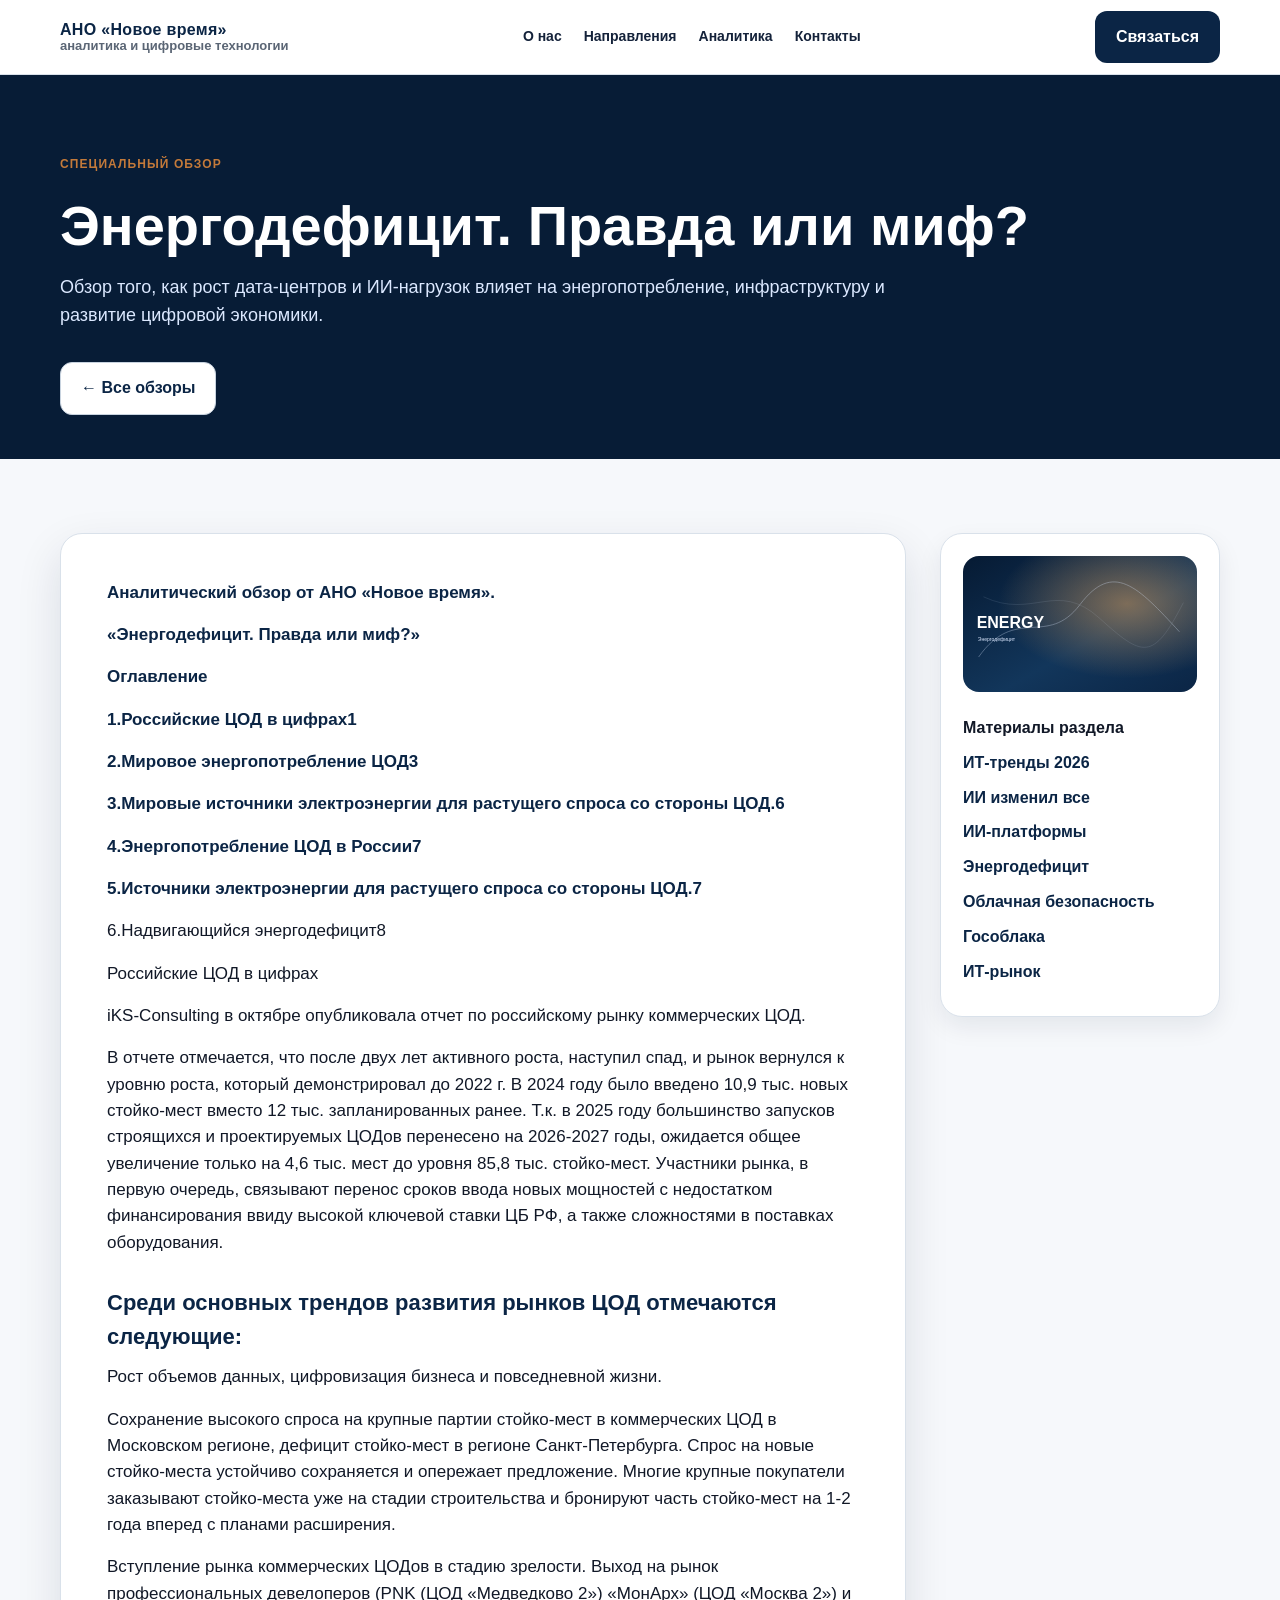
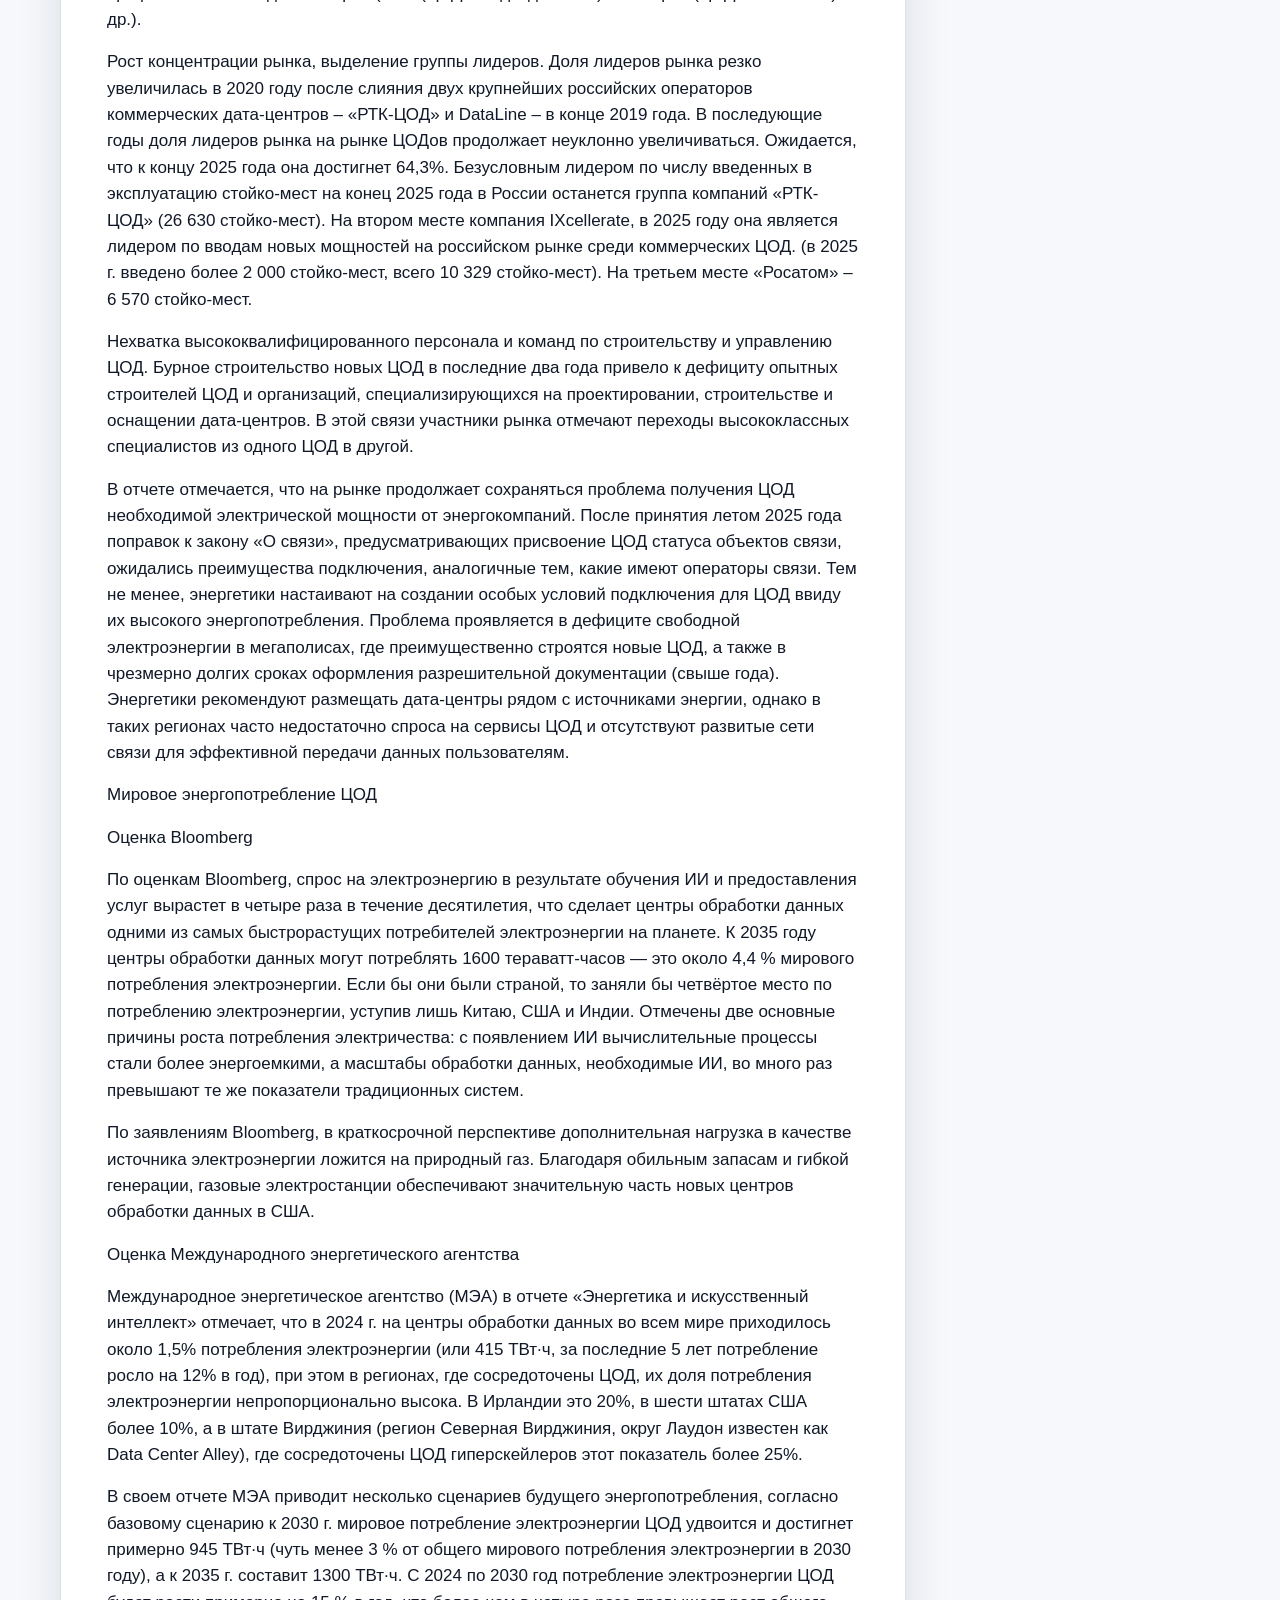
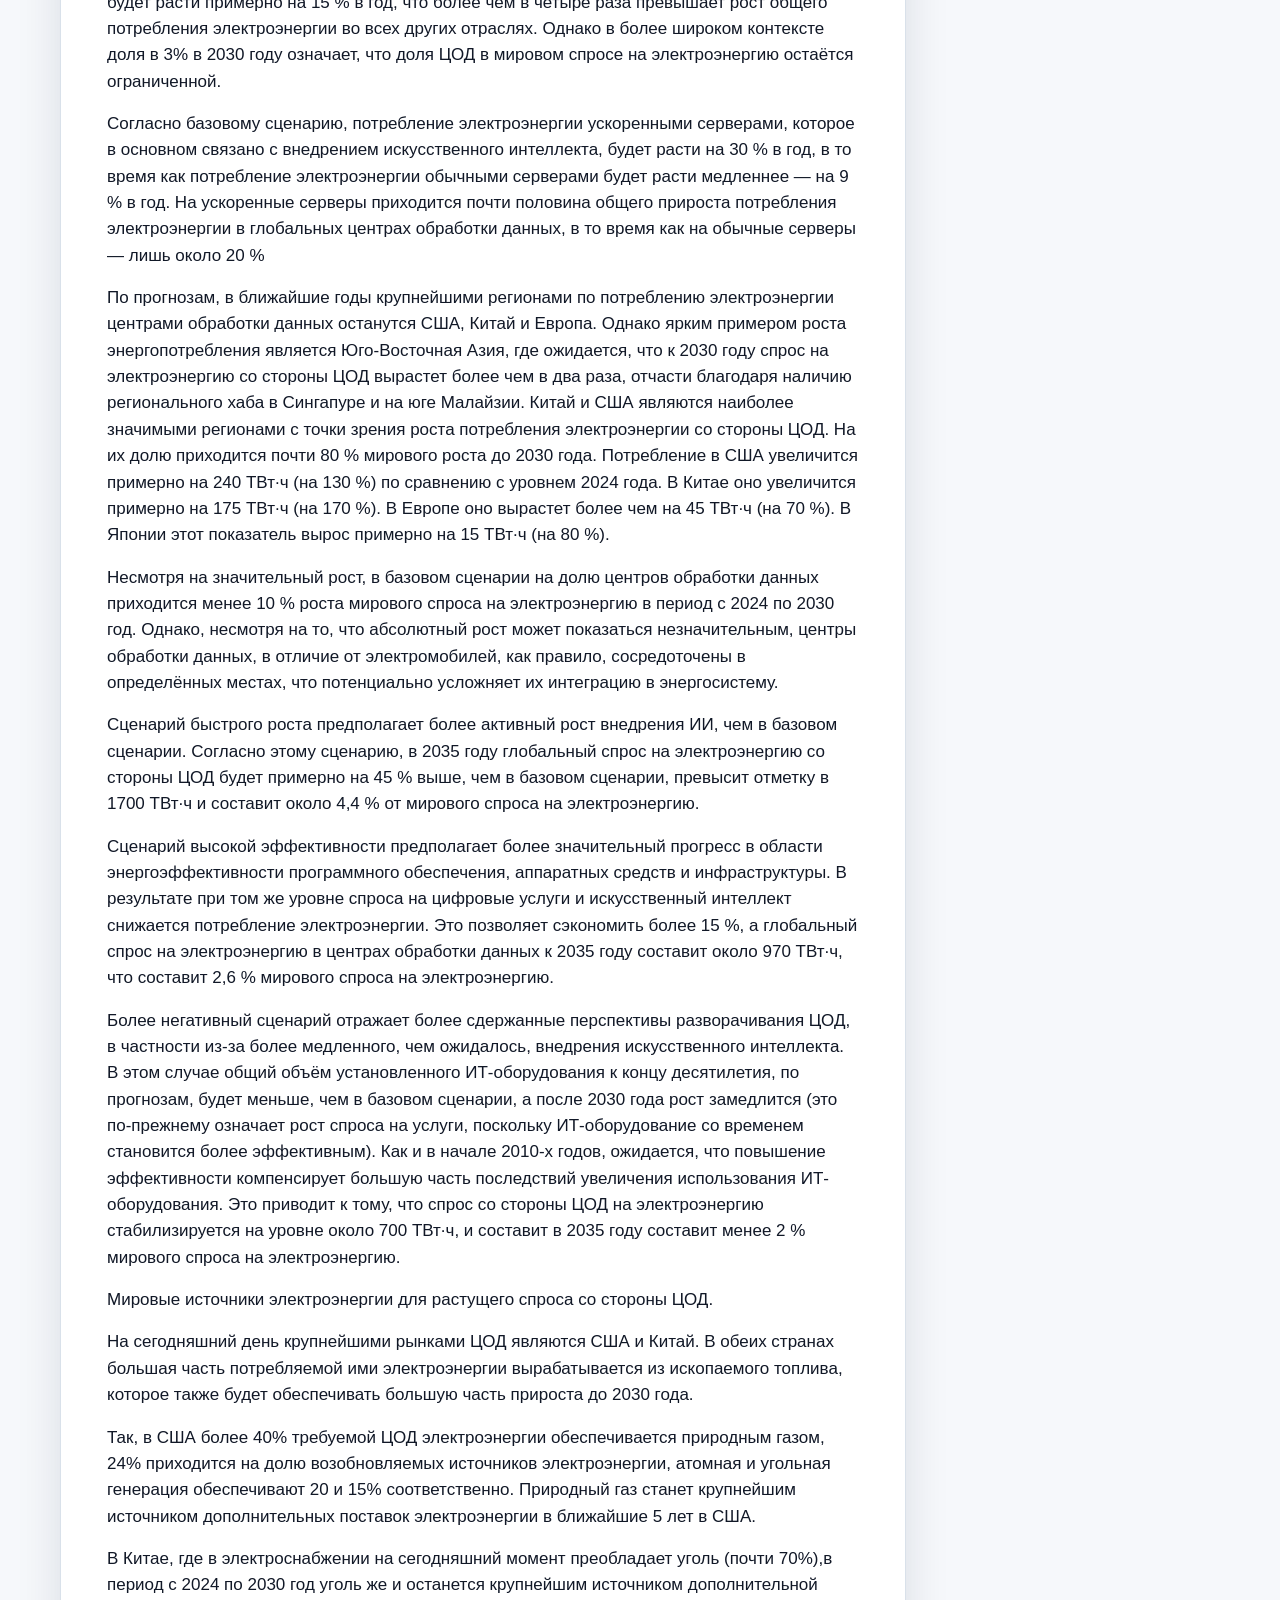
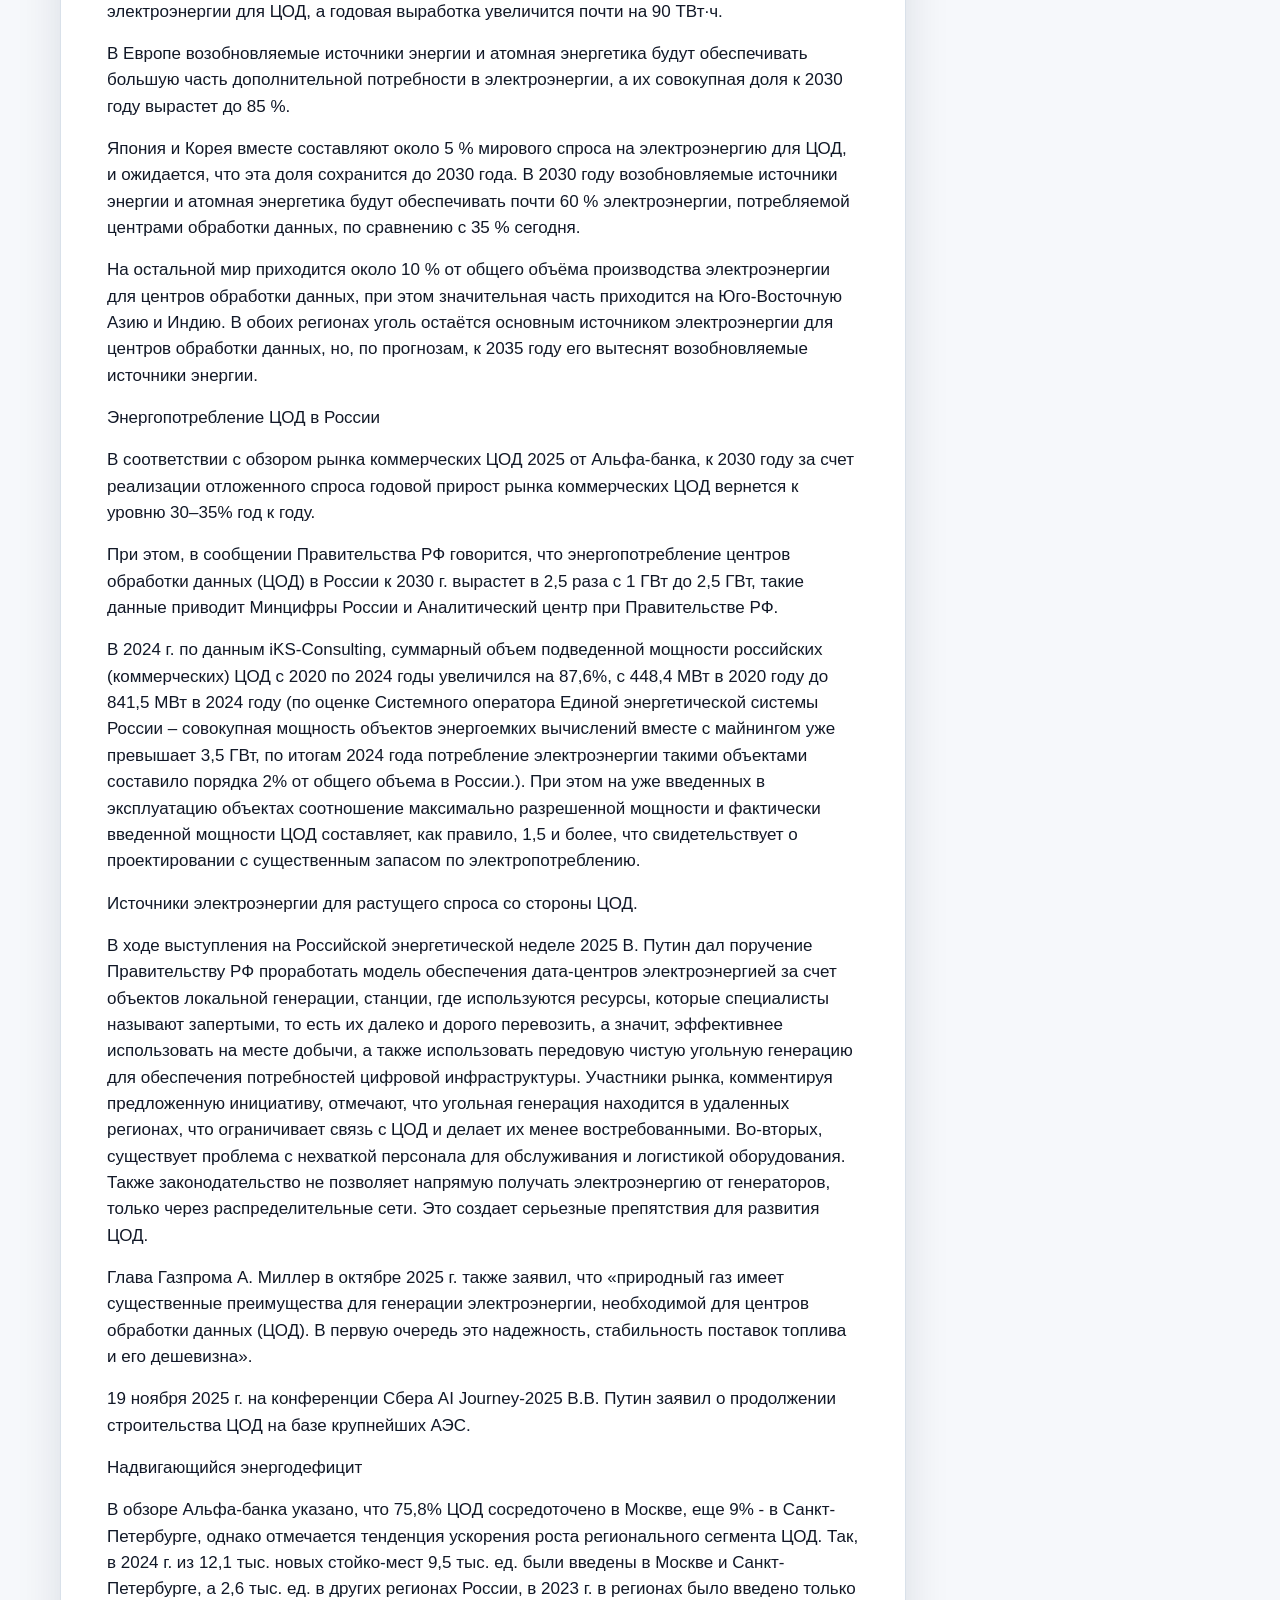
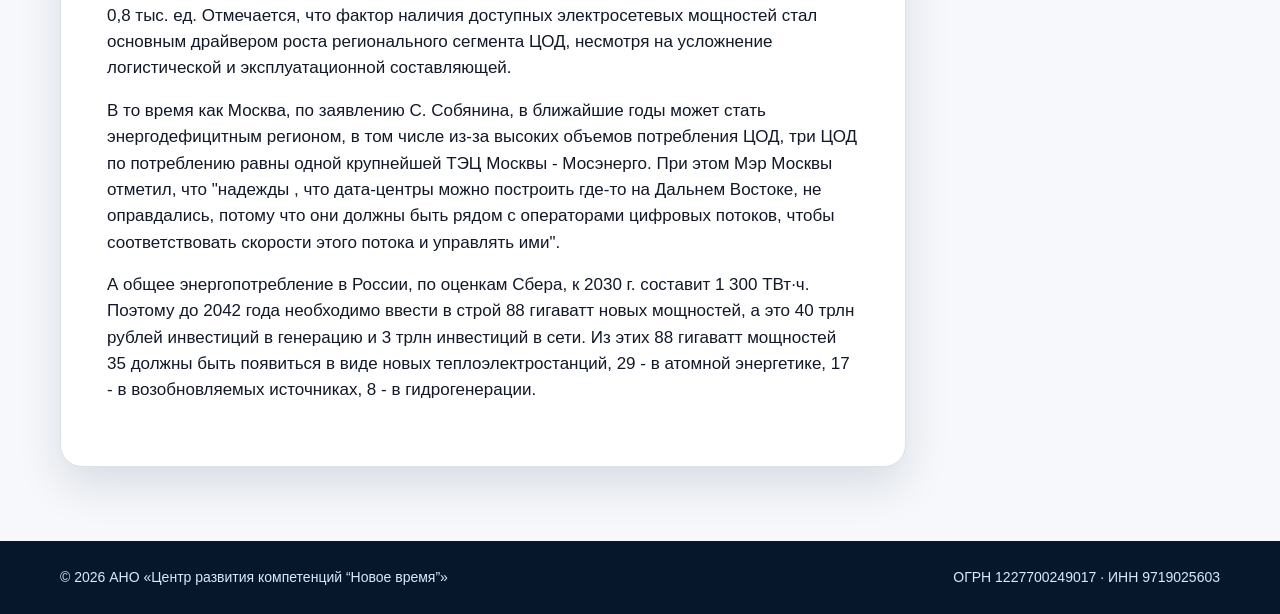
<file: articles/energy-deficit.html>
<!doctype html>
<html lang="ru"><head><meta charset="utf-8"><meta name="viewport" content="width=device-width, initial-scale=1"><title>Энергодефицит. Правда или миф? — АНО «Новое время»</title><meta name="description" content="Обзор того, как рост дата-центров и ИИ-нагрузок влияет на энергопотребление, инфраструктуру и развитие цифровой экономики."><link rel="stylesheet" href="../assets/style.css"><link rel="icon" href="../assets/favicon.svg"></head>
<body><a class="skip" href="#content">К содержанию</a><header class="topbar"><div class="container nav"><a class="brand" href="../index.html" style="text-decoration:none">АНО «Новое время»<span>аналитика и цифровые технологии</span></a><nav class="menu"><a href="../index.html#about">О нас</a><a href="../index.html#directions">Направления</a><a href="../index.html#publications">Аналитика</a><a href="../index.html#contacts">Контакты</a></nav><a class="btn primary" href="../index.html#contacts">Связаться</a></div></header>
<section class="article-hero"><div class="container"><span class="tag">Специальный обзор</span><h1>Энергодефицит. Правда или миф?</h1><p>Обзор того, как рост дата-центров и ИИ-нагрузок влияет на энергопотребление, инфраструктуру и развитие цифровой экономики.</p><div class="hero-actions"><a class="btn light" href="../index.html#publications">← Все обзоры</a></div></div></section>
<main id="content" class="section"><div class="container article-layout"><article class="article"><p class="leadline">Аналитический обзор от АНО «Новое время».</p>
<p class="leadline">«Энергодефицит. Правда или миф?»</p>
<p class="leadline">Оглавление</p>
<p class="leadline">1.Российские ЦОД в цифрах1</p>
<p class="leadline">2.Мировое энергопотребление ЦОД3</p>
<p class="leadline">3.Мировые источники электроэнергии для растущего спроса со стороны ЦОД.6</p>
<p class="leadline">4.Энергопотребление ЦОД в России7</p>
<p class="leadline">5.Источники электроэнергии для растущего спроса со стороны ЦОД.7</p>
<p>6.Надвигающийся энергодефицит8</p>
<p>Российские ЦОД в цифрах</p>
<p>iKS-Consulting в октябре опубликовала отчет по российскому рынку коммерческих ЦОД.</p>
<p>В отчете отмечается, что после двух лет активного роста, наступил спад, и рынок вернулся к уровню роста, который демонстрировал до 2022 г. В 2024 году было введено 10,9 тыс. новых стойко-мест вместо 12 тыс. запланированных ранее. Т.к. в 2025 году большинство запусков строящихся и проектируемых ЦОДов перенесено на 2026-2027 годы, ожидается общее увеличение только на 4,6 тыс. мест до уровня 85,8 тыс. стойко-мест. Участники рынка, в первую очередь, связывают перенос сроков ввода новых мощностей с недостатком финансирования ввиду высокой ключевой ставки ЦБ РФ, а также сложностями в поставках оборудования.</p>
<h3>Среди основных трендов развития рынков ЦОД отмечаются следующие:</h3>
<p>Рост объемов данных, цифровизация бизнеса и повседневной жизни.</p>
<p>Сохранение высокого спроса на крупные партии стойко-мест в коммерческих ЦОД в Московском регионе, дефицит стойко-мест в регионе Санкт-Петербурга. Спрос на новые стойко-места устойчиво сохраняется и опережает предложение. Многие крупные покупатели заказывают стойко-места уже на стадии строительства и бронируют часть стойко-мест на 1-2 года вперед с планами расширения.</p>
<p>Вступление рынка коммерческих ЦОДов в стадию зрелости. Выход на рынок профессиональных девелоперов (PNK (ЦОД «Медведково 2») «МонАрх» (ЦОД «Москва 2») и др.).</p>
<p>Рост концентрации рынка, выделение группы лидеров. Доля лидеров рынка резко увеличилась в 2020 году после слияния двух крупнейших российских операторов коммерческих дата-центров – «РТК-ЦОД» и DataLine – в конце 2019 года. В последующие годы доля лидеров рынка на рынке ЦОДов продолжает неуклонно увеличиваться. Ожидается, что к концу 2025 года она достигнет 64,3%. Безусловным лидером по числу введенных в эксплуатацию стойко-мест на конец 2025 года в России останется группа компаний «РТК-ЦОД» (26 630 стойко-мест). На втором месте компания IXcellerate, в 2025 году она является лидером по вводам новых мощностей на российском рынке среди коммерческих ЦОД. (в 2025 г. введено более 2 000 стойко-мест, всего 10 329 стойко-мест). На третьем месте «Росатом» – 6 570 стойко-мест.</p>
<p>Нехватка высококвалифицированного персонала и команд по строительству и управлению ЦОД. Бурное строительство новых ЦОД в последние два года привело к дефициту опытных строителей ЦОД и организаций, специализирующихся на проектировании, строительстве и оснащении дата-центров. В этой связи участники рынка отмечают переходы высококлассных специалистов из одного ЦОД в другой.</p>
<p>В отчете отмечается, что на рынке продолжает сохраняться проблема получения ЦОД необходимой электрической мощности от энергокомпаний. После принятия летом 2025 года поправок к закону «О связи», предусматривающих присвоение ЦОД статуса объектов связи, ожидались преимущества подключения, аналогичные тем, какие имеют операторы связи. Тем не менее, энергетики настаивают на создании особых условий подключения для ЦОД ввиду их высокого энергопотребления. Проблема проявляется в дефиците свободной электроэнергии в мегаполисах, где преимущественно строятся новые ЦОД, а также в чрезмерно долгих сроках оформления разрешительной документации (свыше года). Энергетики рекомендуют размещать дата-центры рядом с источниками энергии, однако в таких регионах часто недостаточно спроса на сервисы ЦОД и отсутствуют развитые сети связи для эффективной передачи данных пользователям.</p>
<p>Мировое энергопотребление ЦОД</p>
<p>Оценка Bloomberg</p>
<p>По оценкам Bloomberg, спрос на электроэнергию в результате обучения ИИ и предоставления услуг вырастет в четыре раза в течение десятилетия, что сделает центры обработки данных одними из самых быстрорастущих потребителей электроэнергии на планете. К 2035 году центры обработки данных могут потреблять 1600 тераватт-часов — это около 4,4 % мирового потребления электроэнергии. Если бы они были страной, то заняли бы четвёртое место по потреблению электроэнергии, уступив лишь Китаю, США и Индии. Отмечены две основные причины роста потребления электричества: с появлением ИИ вычислительные процессы стали более энергоемкими, а масштабы обработки данных, необходимые ИИ, во много раз превышают те же показатели традиционных систем.</p>
<p>По заявлениям Bloomberg, в краткосрочной перспективе дополнительная нагрузка в качестве источника электроэнергии ложится на природный газ. Благодаря обильным запасам и гибкой генерации, газовые электростанции обеспечивают значительную часть новых центров обработки данных в США.</p>
<p>Оценка Международного энергетического агентства</p>
<p>Международное энергетическое агентство (МЭА) в отчете «Энергетика и искусственный интеллект» отмечает, что в 2024 г. на центры обработки данных во всем мире приходилось около 1,5% потребления электроэнергии (или 415 ТВт·ч, за последние 5 лет потребление росло на 12% в год), при этом в регионах, где сосредоточены ЦОД, их доля потребления электроэнергии непропорционально высока. В Ирландии это 20%, в шести штатах США более 10%, а в штате Вирджиния (регион Северная Вирджиния, округ Лаудон известен как Data Center Alley), где сосредоточены ЦОД гиперскейлеров этот показатель более 25%.</p>
<p>В своем отчете МЭА приводит несколько сценариев будущего энергопотребления, согласно базовому сценарию к 2030 г. мировое потребление электроэнергии ЦОД удвоится и достигнет примерно 945 ТВт·ч (чуть менее 3 % от общего мирового потребления электроэнергии в 2030 году), а к 2035 г. составит 1300 ТВт·ч. С 2024 по 2030 год потребление электроэнергии ЦОД будет расти примерно на 15 % в год, что более чем в четыре раза превышает рост общего потребления электроэнергии во всех других отраслях. Однако в более широком контексте доля в 3% в 2030 году означает, что доля ЦОД в мировом спросе на электроэнергию остаётся ограниченной.</p>
<p>Согласно базовому сценарию, потребление электроэнергии ускоренными серверами, которое в основном связано с внедрением искусственного интеллекта, будет расти на 30 % в год, в то время как потребление электроэнергии обычными серверами будет расти медленнее — на 9 % в год. На ускоренные серверы приходится почти половина общего прироста потребления электроэнергии в глобальных центрах обработки данных, в то время как на обычные серверы — лишь около 20 %</p>
<p>По прогнозам, в ближайшие годы крупнейшими регионами по потреблению электроэнергии центрами обработки данных останутся США, Китай и Европа. Однако ярким примером роста энергопотребления является Юго-Восточная Азия, где ожидается, что к 2030 году спрос на электроэнергию со стороны ЦОД вырастет более чем в два раза, отчасти благодаря наличию регионального хаба в Сингапуре и на юге Малайзии. Китай и США являются наиболее значимыми регионами с точки зрения роста потребления электроэнергии со стороны ЦОД. На их долю приходится почти 80 % мирового роста до 2030 года. Потребление в США увеличится примерно на 240 ТВт·ч (на 130 %) по сравнению с уровнем 2024 года. В Китае оно увеличится примерно на 175 ТВт·ч (на 170 %). В Европе оно вырастет более чем на 45 ТВт·ч (на 70 %). В Японии этот показатель вырос примерно на 15 ТВт·ч (на 80 %).</p>
<p>Несмотря на значительный рост, в базовом сценарии на долю центров обработки данных приходится менее 10 % роста мирового спроса на электроэнергию в период с 2024 по 2030 год. Однако, несмотря на то, что абсолютный рост может показаться незначительным, центры обработки данных, в отличие от электромобилей, как правило, сосредоточены в определённых местах, что потенциально усложняет их интеграцию в энергосистему.</p>
<p>Сценарий быстрого роста предполагает более активный рост внедрения ИИ, чем в базовом сценарии. Согласно этому сценарию, в 2035 году глобальный спрос на электроэнергию со стороны ЦОД будет примерно на 45 % выше, чем в базовом сценарии, превысит отметку в 1700 ТВт·ч и составит около 4,4 % от мирового спроса на электроэнергию.</p>
<p>Сценарий высокой эффективности предполагает более значительный прогресс в области энергоэффективности программного обеспечения, аппаратных средств и инфраструктуры. В результате при том же уровне спроса на цифровые услуги и искусственный интеллект снижается потребление электроэнергии. Это позволяет сэкономить более 15 %, а глобальный спрос на электроэнергию в центрах обработки данных к 2035 году составит около 970 ТВт·ч, что составит 2,6 % мирового спроса на электроэнергию.</p>
<p>Более негативный сценарий отражает более сдержанные перспективы разворачивания ЦОД, в частности из-за более медленного, чем ожидалось, внедрения искусственного интеллекта. В этом случае общий объём установленного ИТ-оборудования к концу десятилетия, по прогнозам, будет меньше, чем в базовом сценарии, а после 2030 года рост замедлится (это по-прежнему означает рост спроса на услуги, поскольку ИТ-оборудование со временем становится более эффективным). Как и в начале 2010-х годов, ожидается, что повышение эффективности компенсирует большую часть последствий увеличения использования ИТ-оборудования. Это приводит к тому, что спрос со стороны ЦОД на электроэнергию стабилизируется на уровне около 700 ТВт·ч, и составит в 2035 году составит менее 2 % мирового спроса на электроэнергию.</p>
<p>Мировые источники электроэнергии для растущего спроса со стороны ЦОД.</p>
<p>На сегодняшний день крупнейшими рынками ЦОД являются США и Китай. В обеих странах большая часть потребляемой ими электроэнергии вырабатывается из ископаемого топлива, которое также будет обеспечивать большую часть прироста до 2030 года.</p>
<p>Так, в США более 40% требуемой ЦОД электроэнергии обеспечивается природным газом, 24% приходится на долю возобновляемых источников электроэнергии, атомная и угольная генерация обеспечивают 20 и 15% соответственно. Природный газ станет крупнейшим источником дополнительных поставок электроэнергии в ближайшие 5 лет в США.</p>
<p>В Китае, где в электроснабжении на сегодняшний момент преобладает уголь (почти 70%),в период с 2024 по 2030 год уголь же и останется крупнейшим источником дополнительной электроэнергии для ЦОД, а годовая выработка увеличится почти на 90 ТВт·ч.</p>
<p>В Европе возобновляемые источники энергии и атомная энергетика будут обеспечивать большую часть дополнительной потребности в электроэнергии, а их совокупная доля к 2030 году вырастет до 85 %.</p>
<p>Япония и Корея вместе составляют около 5 % мирового спроса на электроэнергию для ЦОД, и ожидается, что эта доля сохранится до 2030 года. В 2030 году возобновляемые источники энергии и атомная энергетика будут обеспечивать почти 60 % электроэнергии, потребляемой центрами обработки данных, по сравнению с 35 % сегодня.</p>
<p>На остальной мир приходится около 10 % от общего объёма производства электроэнергии для центров обработки данных, при этом значительная часть приходится на Юго-Восточную Азию и Индию. В обоих регионах уголь остаётся основным источником электроэнергии для центров обработки данных, но, по прогнозам, к 2035 году его вытеснят возобновляемые источники энергии.</p>
<p>Энергопотребление ЦОД в России</p>
<p>В соответствии с обзором рынка коммерческих ЦОД 2025 от Альфа-банка, к 2030 году за счет реализации отложенного спроса годовой прирост рынка коммерческих ЦОД вернется к уровню 30–35% год к году.</p>
<p>При этом, в сообщении Правительства РФ говорится, что энергопотребление центров обработки данных (ЦОД) в России к 2030 г. вырастет в 2,5 раза с 1 ГВт до 2,5 ГВт, такие данные приводит Минцифры России и Аналитический центр при Правительстве РФ.</p>
<p>В 2024 г. по данным iKS-Consulting, суммарный объем подведенной мощности российских (коммерческих) ЦОД с 2020 по 2024 годы увеличился на 87,6%, с 448,4 МВт в 2020 году до 841,5 МВт в 2024 году (по оценке Системного оператора Единой энергетической системы России – совокупная мощность объектов энергоемких вычислений вместе с майнингом уже превышает 3,5 ГВт, по итогам 2024 года потребление электроэнергии такими объектами составило порядка 2% от общего объема в России.). При этом на уже введенных в эксплуатацию объектах соотношение максимально разрешенной мощности и фактически введенной мощности ЦОД составляет, как правило, 1,5 и более, что свидетельствует о проектировании с существенным запасом по электропотреблению.</p>
<p>Источники электроэнергии для растущего спроса со стороны ЦОД.</p>
<p>В ходе выступления на Российской энергетической неделе 2025 В. Путин дал поручение Правительству РФ проработать модель обеспечения дата-центров электроэнергией за счет объектов локальной генерации, станции, где используются ресурсы, которые специалисты называют запертыми, то есть их далеко и дорого перевозить, а значит, эффективнее использовать на месте добычи, а также использовать передовую чистую угольную генерацию для обеспечения потребностей цифровой инфраструктуры. Участники рынка, комментируя предложенную инициативу, отмечают, что угольная генерация находится в удаленных регионах, что ограничивает связь с ЦОД и делает их менее востребованными. Во-вторых, существует проблема с нехваткой персонала для обслуживания и логистикой оборудования. Также законодательство не позволяет напрямую получать электроэнергию от генераторов, только через распределительные сети. Это создает серьезные препятствия для развития ЦОД.</p>
<p>Глава Газпрома А. Миллер в октябре 2025 г. также заявил, что «природный газ имеет существенные преимущества для генерации электроэнергии, необходимой для центров обработки данных (ЦОД). В первую очередь это надежность, стабильность поставок топлива и его дешевизна».</p>
<p>19 ноября 2025 г. на конференции Сбера AI Journey-2025 В.В. Путин заявил о продолжении строительства ЦОД на базе крупнейших АЭС.</p>
<p>Надвигающийся энергодефицит</p>
<p>В обзоре Альфа-банка указано, что 75,8% ЦОД сосредоточено в Москве, еще 9% - в Санкт-Петербурге, однако отмечается тенденция ускорения роста регионального сегмента ЦОД. Так, в 2024 г. из 12,1 тыс. новых стойко-мест 9,5 тыс. ед. были введены в Москве и Санкт-Петербурге, а 2,6 тыс. ед. в других регионах России, в 2023 г. в регионах было введено только 0,8 тыс. ед. Отмечается, что фактор наличия доступных электросетевых мощностей стал основным драйвером роста регионального сегмента ЦОД, несмотря на усложнение логистической и эксплуатационной составляющей.</p>
<p>В то время как Москва, по заявлению С. Собянина, в ближайшие годы может стать энергодефицитным регионом, в том числе из-за высоких объемов потребления ЦОД, три ЦОД по потреблению равны одной крупнейшей ТЭЦ Москвы - Мосэнерго. При этом Мэр Москвы отметил, что &quot;надежды , что дата-центры можно построить где-то на Дальнем Востоке, не оправдались, потому что они должны быть рядом с операторами цифровых потоков, чтобы соответствовать скорости этого потока и управлять ими&quot;.</p>
<p>А общее энергопотребление в России, по оценкам Сбера, к 2030 г. составит 1 300 ТВт·ч. Поэтому до 2042 года необходимо ввести в строй 88 гигаватт новых мощностей, а это 40 трлн рублей инвестиций в генерацию и 3 трлн инвестиций в сети. Из этих 88 гигаватт мощностей 35 должны быть появиться в виде новых теплоэлектростанций, 29 - в атомной энергетике, 17 - в возобновляемых источниках, 8 - в гидрогенерации.</p></article><aside class="side"><img src="../assets/cover-energy.svg" alt="" style="width:100%;border-radius:16px;margin-bottom:16px"><strong>Материалы раздела</strong><a href="it-trends-2026.html">ИТ-тренды 2026</a><a href="ai-changed-2025.html">ИИ изменил все</a><a href="ai-platform-architectures.html">ИИ-платформы</a><a href="energy-deficit.html">Энергодефицит</a><a href="cloud-security.html">Облачная безопасность</a><a href="gov-cloud-strategies.html">Гособлака</a><a href="russian-it-market.html">ИТ-рынок</a></aside></div></main>
<footer class="footer"><div class="container footer-inner"><div>© 2026 АНО «Центр развития компетенций “Новое время”»</div><div>ОГРН 1227700249017 · ИНН 9719025603</div></div></footer></body></html>
</file>
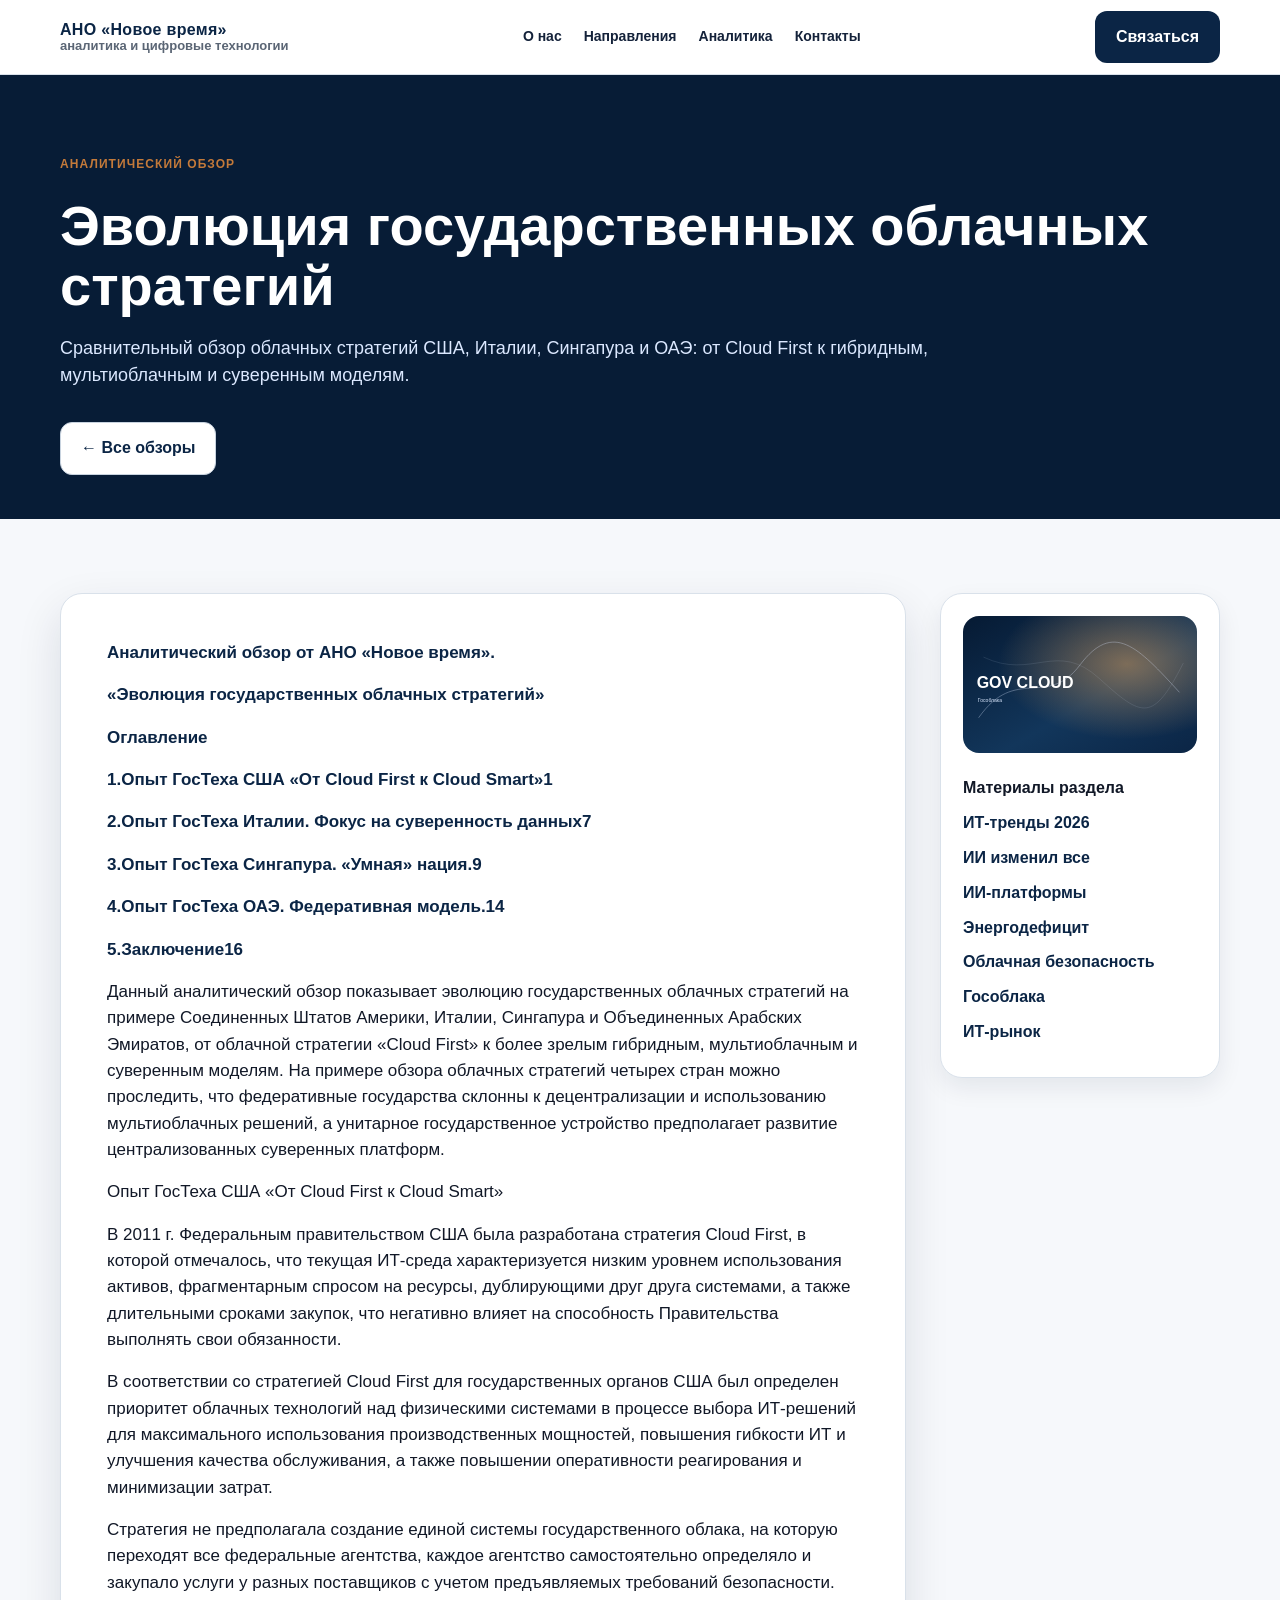
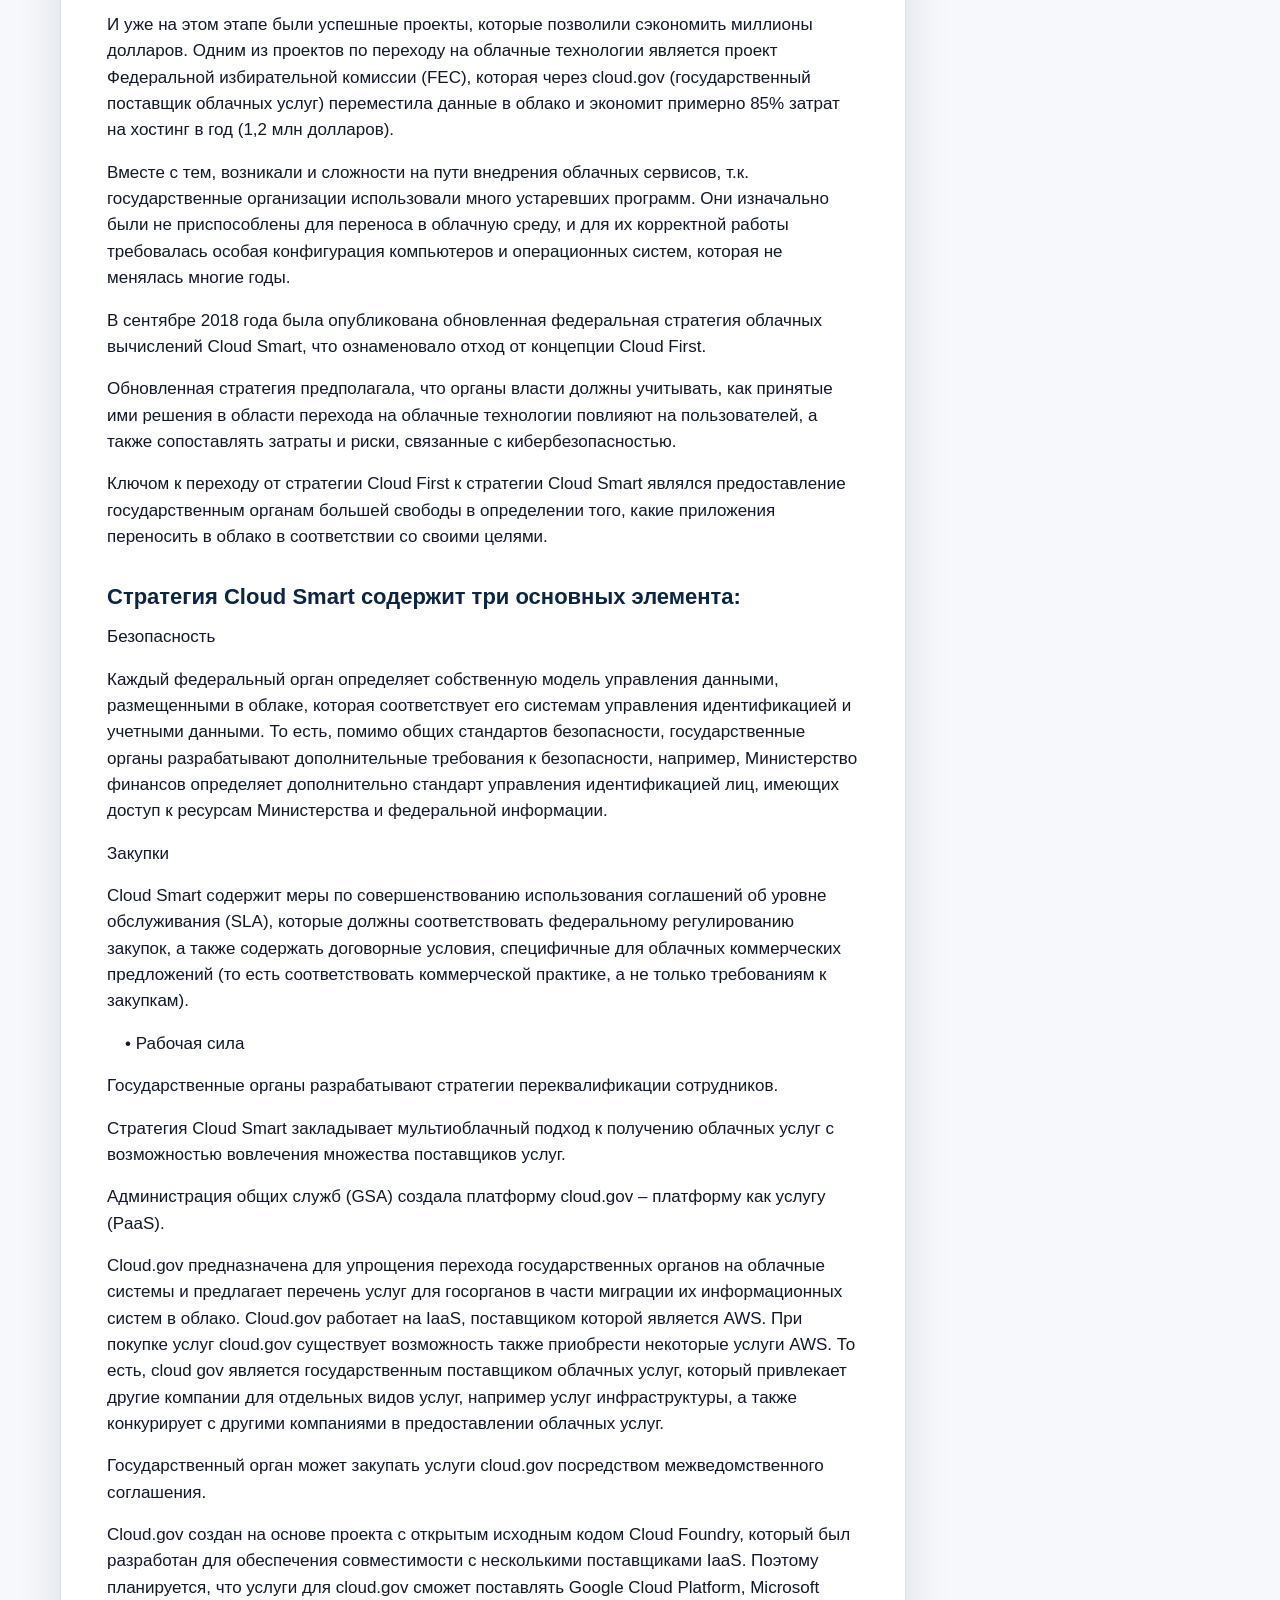
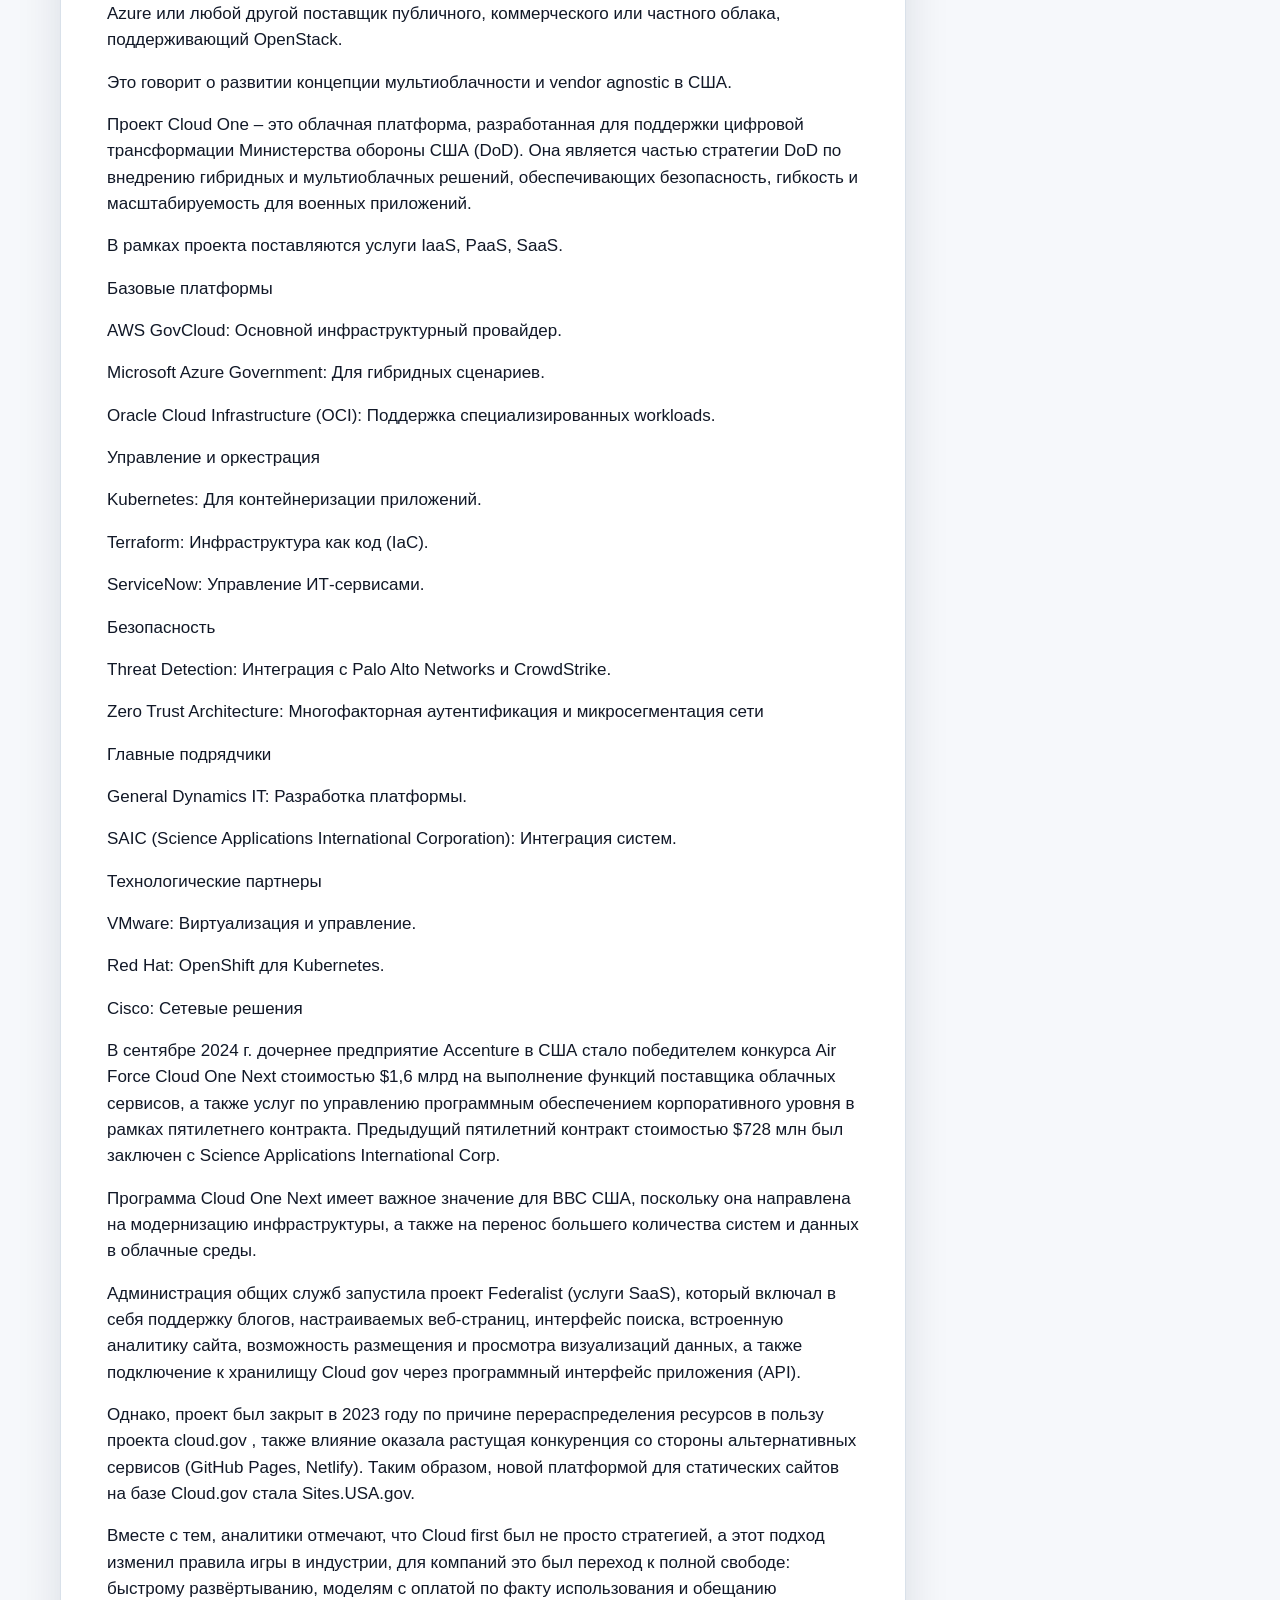
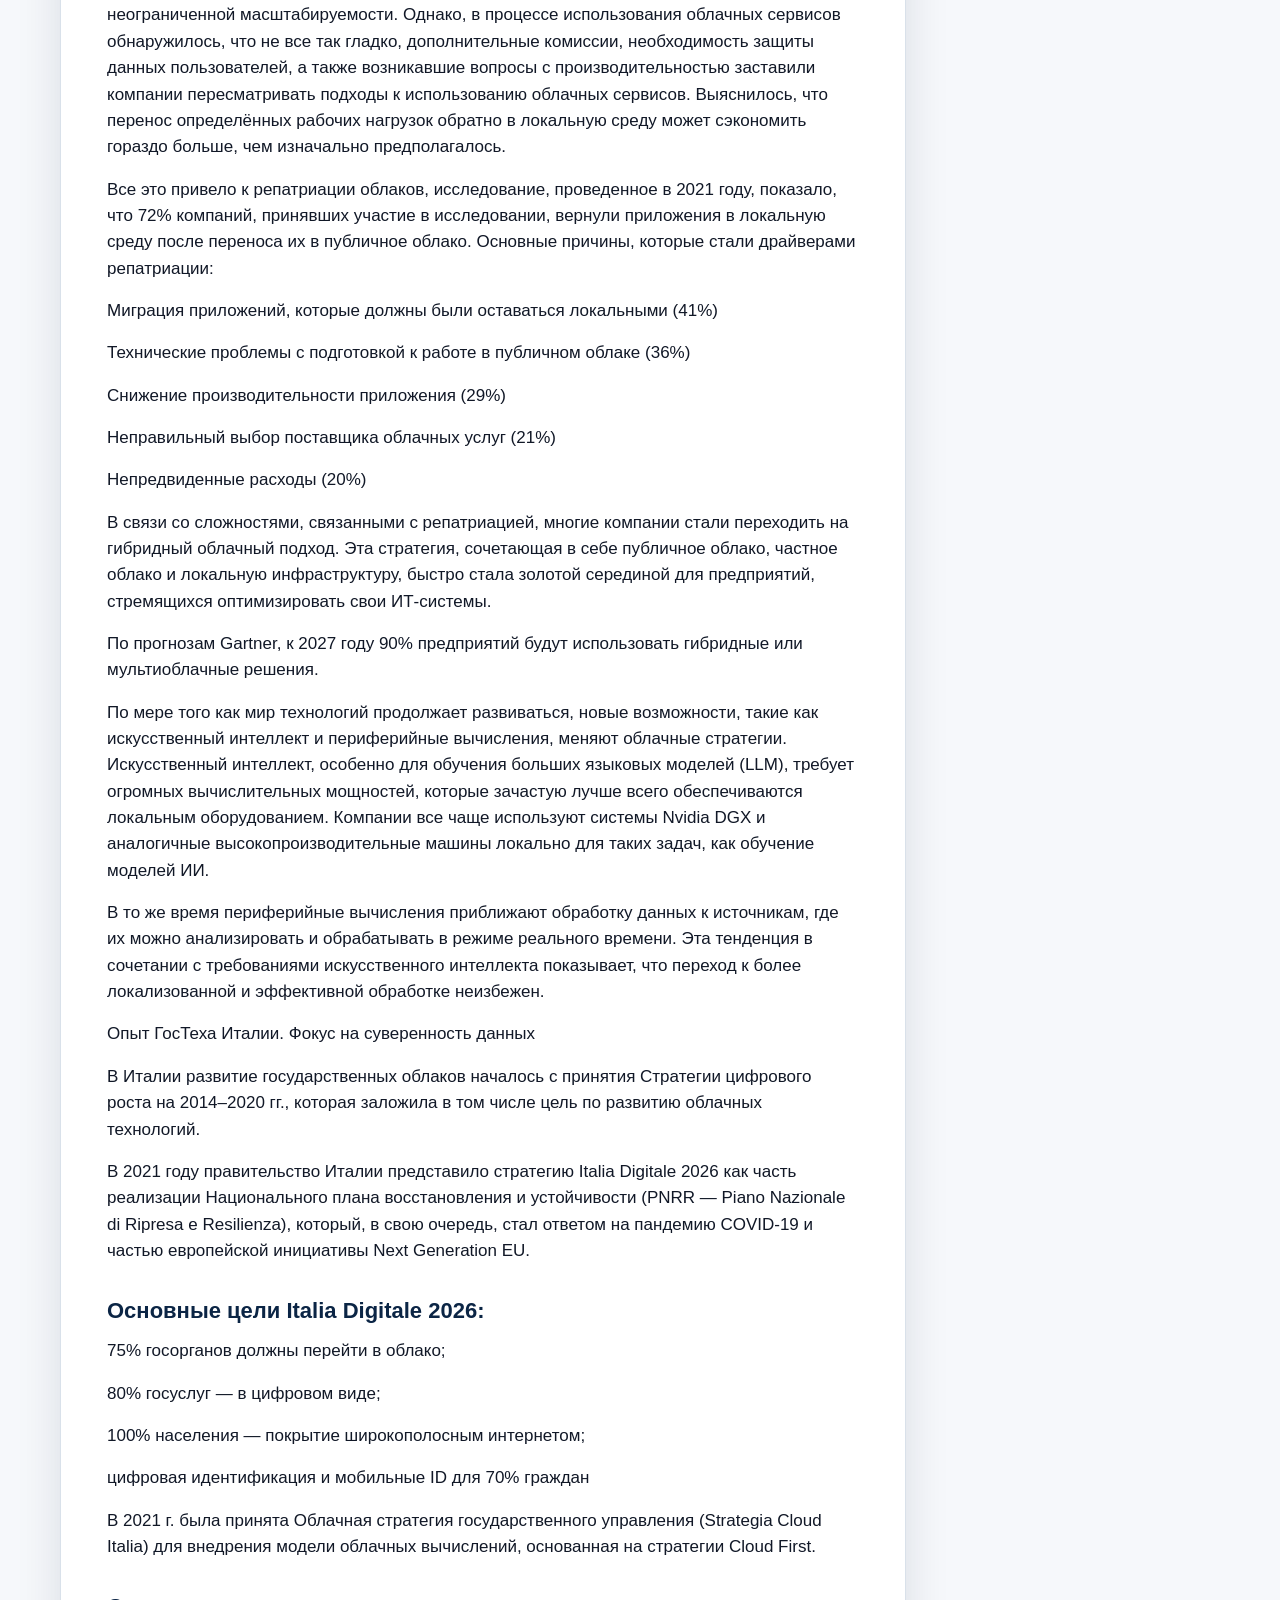
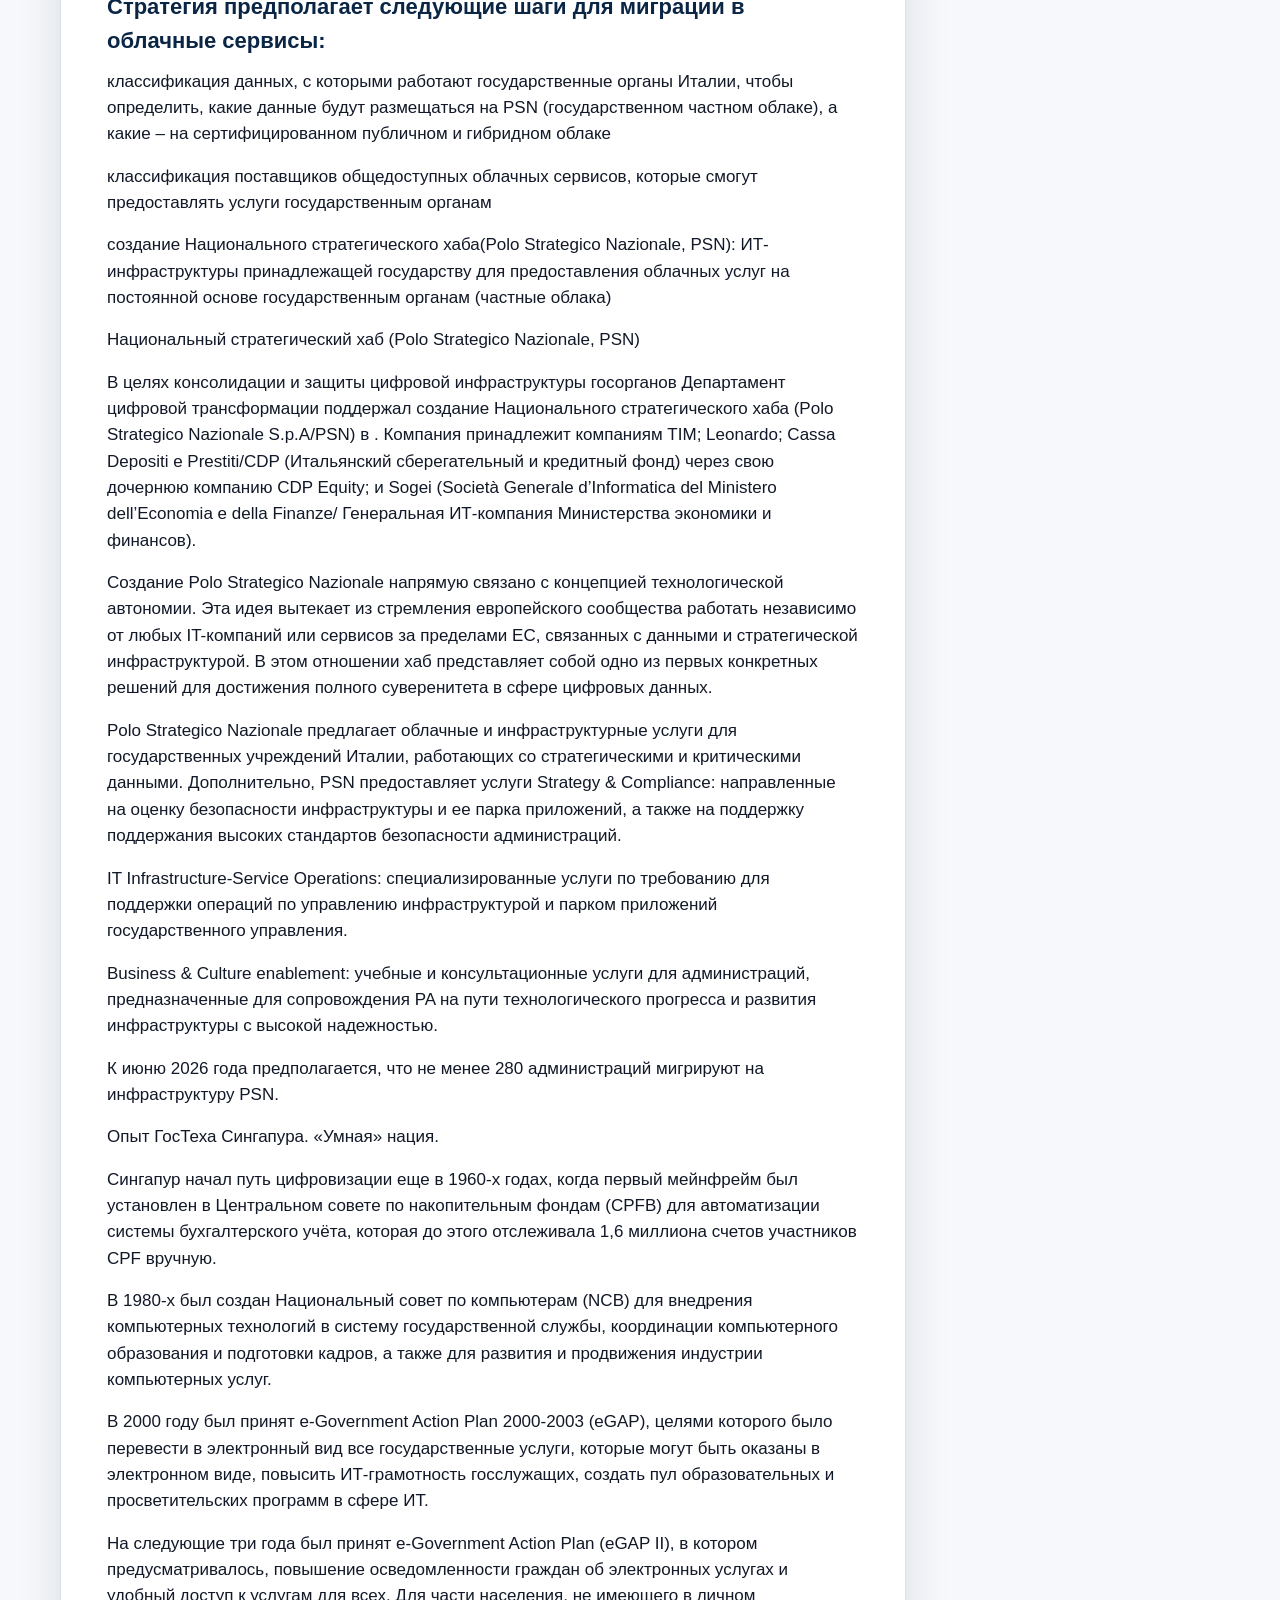
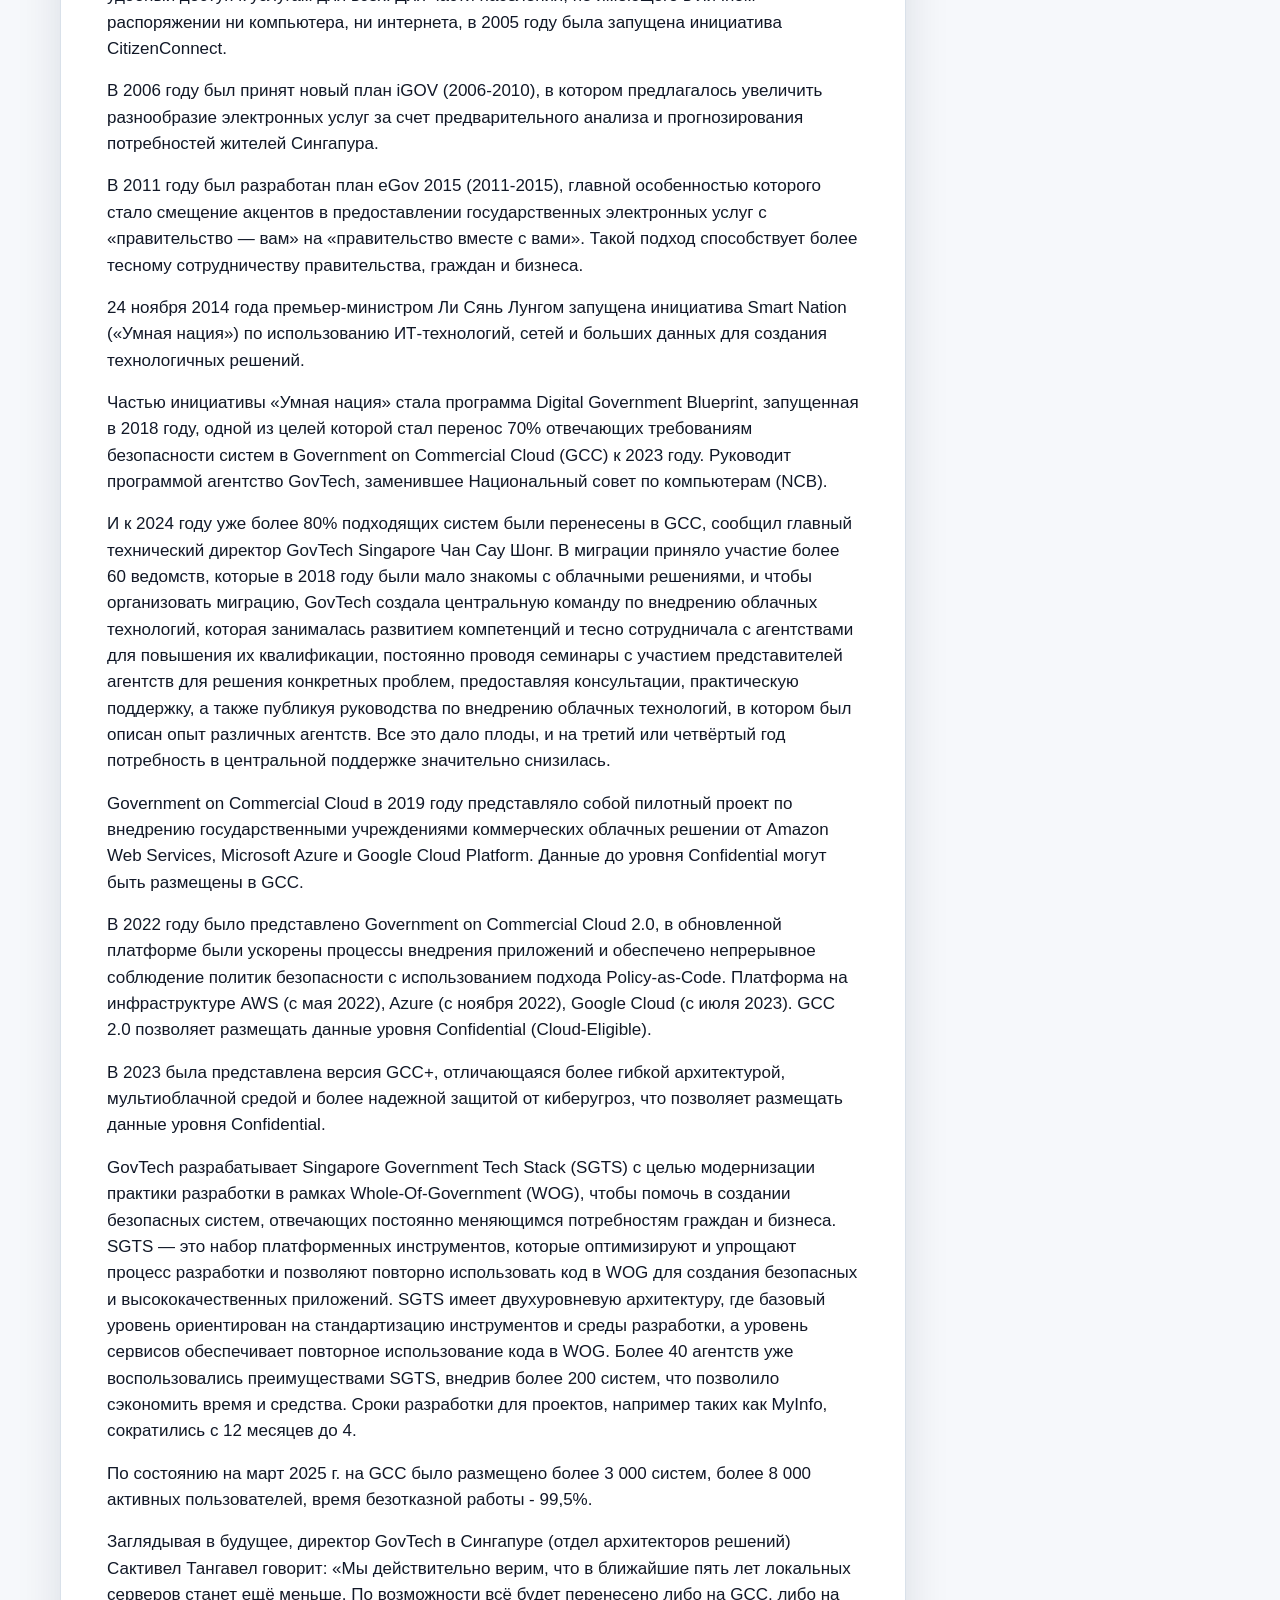
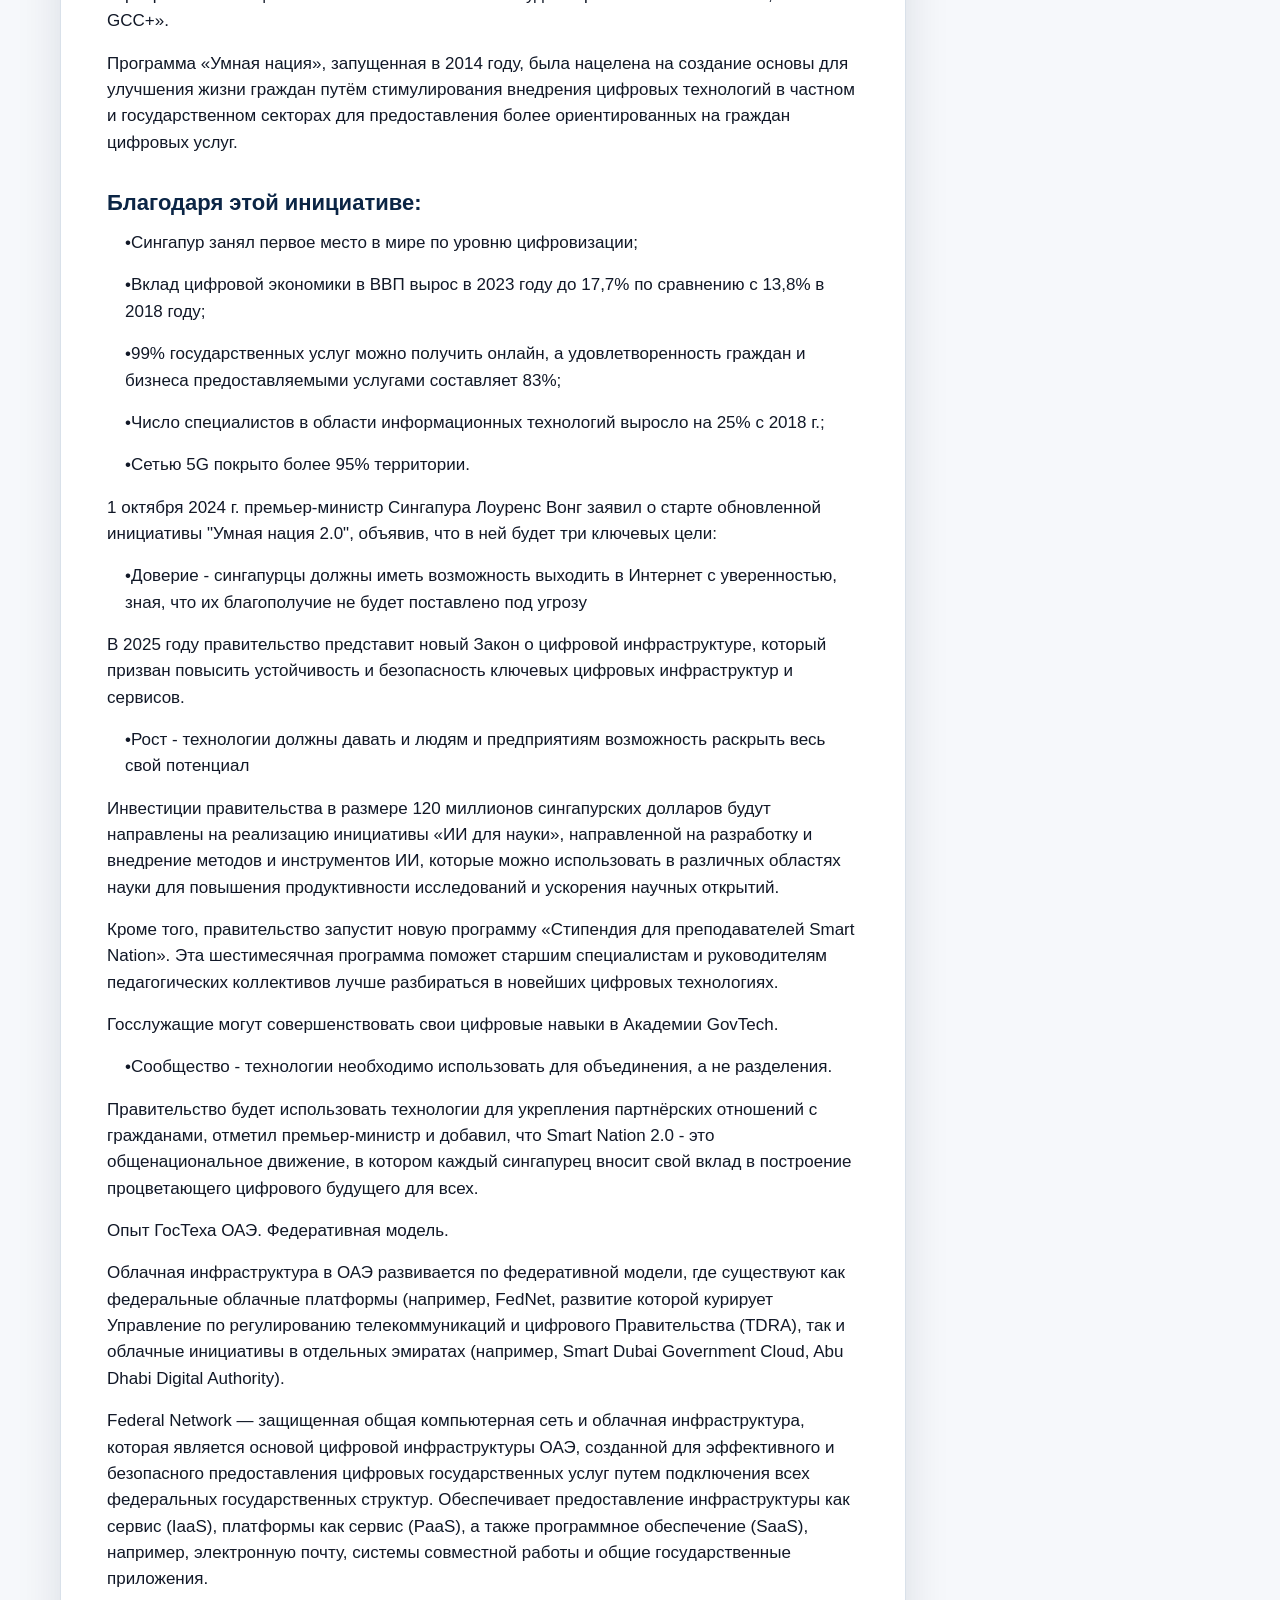
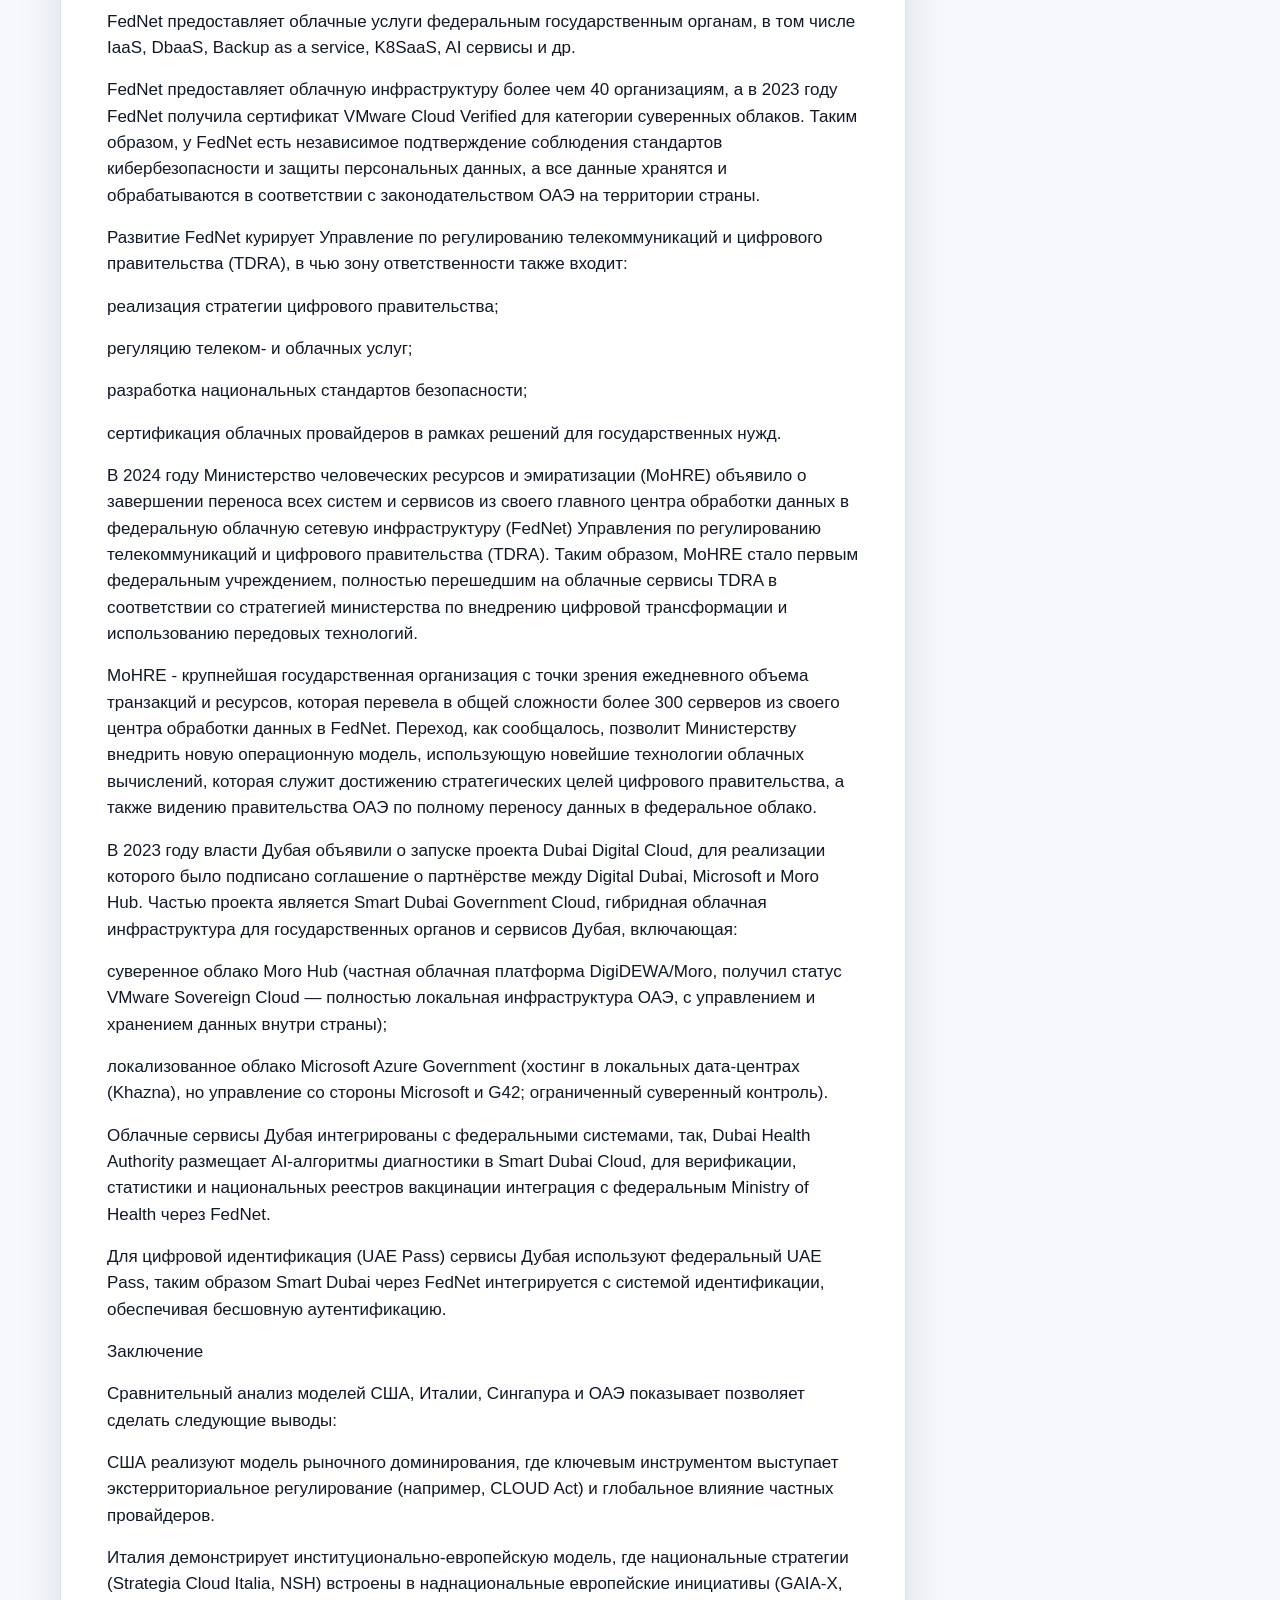
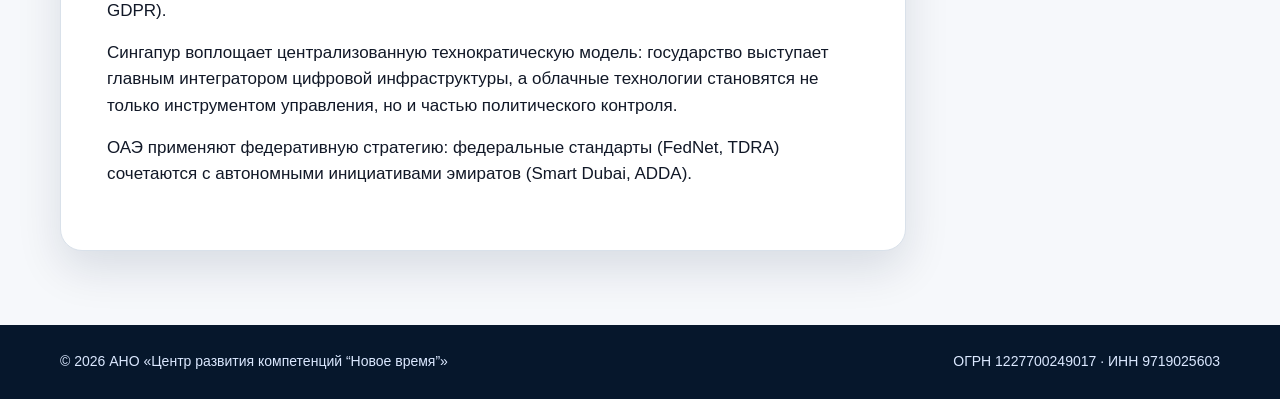
<file: articles/gov-cloud-strategies.html>
<!doctype html>
<html lang="ru"><head><meta charset="utf-8"><meta name="viewport" content="width=device-width, initial-scale=1"><title>Эволюция государственных облачных стратегий — АНО «Новое время»</title><meta name="description" content="Сравнительный обзор облачных стратегий США, Италии, Сингапура и ОАЭ: от Cloud First к гибридным, мультиоблачным и суверенным моделям."><link rel="stylesheet" href="../assets/style.css"><link rel="icon" href="../assets/favicon.svg"></head>
<body><a class="skip" href="#content">К содержанию</a><header class="topbar"><div class="container nav"><a class="brand" href="../index.html" style="text-decoration:none">АНО «Новое время»<span>аналитика и цифровые технологии</span></a><nav class="menu"><a href="../index.html#about">О нас</a><a href="../index.html#directions">Направления</a><a href="../index.html#publications">Аналитика</a><a href="../index.html#contacts">Контакты</a></nav><a class="btn primary" href="../index.html#contacts">Связаться</a></div></header>
<section class="article-hero"><div class="container"><span class="tag">Аналитический обзор</span><h1>Эволюция государственных облачных стратегий</h1><p>Сравнительный обзор облачных стратегий США, Италии, Сингапура и ОАЭ: от Cloud First к гибридным, мультиоблачным и суверенным моделям.</p><div class="hero-actions"><a class="btn light" href="../index.html#publications">← Все обзоры</a></div></div></section>
<main id="content" class="section"><div class="container article-layout"><article class="article"><p class="leadline">Аналитический обзор от АНО «Новое время».</p>
<p class="leadline">«Эволюция государственных облачных стратегий»</p>
<p class="leadline">Оглавление</p>
<p class="leadline">1.Опыт ГосТеха США «От Cloud First к Cloud Smart»1</p>
<p class="leadline">2.Опыт ГосТеха Италии. Фокус на суверенность данных7</p>
<p class="leadline">3.Опыт ГосТеха Сингапура. «Умная» нация.9</p>
<p class="leadline">4.Опыт ГосТеха ОАЭ. Федеративная модель.14</p>
<p class="leadline">5.Заключение16</p>
<p>Данный аналитический обзор показывает эволюцию государственных облачных стратегий на примере Соединенных Штатов Америки, Италии, Сингапура и Объединенных Арабских Эмиратов, от облачной стратегии «Cloud First» к более зрелым гибридным, мультиоблачным и суверенным моделям. На примере обзора облачных стратегий четырех стран можно проследить, что федеративные государства склонны к децентрализации и использованию мультиоблачных решений, а унитарное государственное устройство предполагает развитие централизованных суверенных платформ.</p>
<p>Опыт ГосТеха США «От Cloud First к Cloud Smart»</p>
<p>В 2011 г. Федеральным правительством США была разработана стратегия Cloud First, в которой отмечалось, что текущая ИТ-среда характеризуется низким уровнем использования активов, фрагментарным спросом на ресурсы, дублирующими друг друга системами, а также длительными сроками закупок, что негативно влияет на способность Правительства выполнять свои обязанности.</p>
<p>В соответствии со стратегией Cloud First для государственных органов США был определен приоритет облачных технологий над физическими системами в процессе выбора ИТ-решений для максимального использования производственных мощностей, повышения гибкости ИТ и улучшения качества обслуживания, а также повышении оперативности реагирования и минимизации затрат.</p>
<p>Стратегия не предполагала создание единой системы государственного облака, на которую переходят все федеральные агентства, каждое агентство самостоятельно определяло и закупало услуги у разных поставщиков с учетом предъявляемых требований безопасности.</p>
<p>И уже на этом этапе были успешные проекты, которые позволили сэкономить миллионы долларов. Одним из проектов по переходу на облачные технологии является проект Федеральной избирательной комиссии (FEC), которая через cloud.gov (государственный поставщик облачных услуг) переместила данные в облако и экономит примерно 85% затрат на хостинг в год (1,2 млн долларов).</p>
<p>Вместе с тем, возникали и сложности на пути внедрения облачных сервисов, т.к. государственные организации использовали много устаревших программ. Они изначально были не приспособлены для переноса в облачную среду, и для их корректной работы требовалась особая конфигурация компьютеров и операционных систем, которая не менялась многие годы.</p>
<p>В сентябре 2018 года была опубликована обновленная федеральная стратегия облачных вычислений Cloud Smart, что ознаменовало отход от концепции Cloud First.</p>
<p>Обновленная стратегия предполагала, что органы власти должны учитывать, как принятые ими решения в области перехода на облачные технологии повлияют на пользователей, а также сопоставлять затраты и риски, связанные с кибербезопасностью.</p>
<p>Ключом к переходу от стратегии Cloud First к стратегии Cloud Smart являлся предоставление государственным органам большей свободы в определении того, какие приложения переносить в облако в соответствии со своими целями.</p>
<h3>Стратегия Cloud Smart содержит три основных элемента:</h3>
<p>Безопасность</p>
<p>Каждый федеральный орган определяет собственную модель управления данными, размещенными в облаке, которая соответствует его системам управления идентификацией и учетными данными. То есть, помимо общих стандартов безопасности, государственные органы разрабатывают дополнительные требования к безопасности, например, Министерство финансов определяет дополнительно стандарт управления идентификацией лиц, имеющих доступ к ресурсам Министерства и федеральной информации.</p>
<p>Закупки</p>
<p>Cloud Smart содержит меры по совершенствованию использования соглашений об уровне обслуживания (SLA), которые должны соответствовать федеральному регулированию закупок, а также содержать договорные условия, специфичные для облачных коммерческих предложений (то есть соответствовать коммерческой практике, а не только требованиям к закупкам).</p>
<p class="bullet">• Рабочая сила</p>
<p>Государственные органы разрабатывают стратегии переквалификации сотрудников.</p>
<p>Стратегия Cloud Smart закладывает мультиоблачный подход к получению облачных услуг с возможностью вовлечения множества поставщиков услуг.</p>
<p>Администрация общих служб (GSA) создала платформу cloud.gov – платформу как услугу (PaaS).</p>
<p>Cloud.gov предназначена для упрощения перехода государственных органов на облачные системы и предлагает перечень услуг для госорганов в части миграции их информационных систем в облако. Сloud.gov работает на IaaS, поставщиком которой является AWS. При покупке услуг cloud.gov существует возможность также приобрести некоторые услуги AWS. То есть, cloud gov является государственным поставщиком облачных услуг, который привлекает другие компании для отдельных видов услуг, например услуг инфраструктуры, а также конкурирует с другими компаниями в предоставлении облачных услуг.</p>
<p>Государственный орган может закупать услуги cloud.gov посредством межведомственного соглашения.</p>
<p>Сloud.gov создан на основе проекта с открытым исходным кодом Cloud Foundry, который был разработан для обеспечения совместимости с несколькими поставщиками IaaS. Поэтому планируется, что услуги для cloud.gov сможет поставлять Google Cloud Platform, Microsoft Azure или любой другой поставщик публичного, коммерческого или частного облака, поддерживающий OpenStack.</p>
<p>Это говорит о развитии концепции мультиоблачности и vendor agnostic в США.</p>
<p>Проект Cloud One – это облачная платформа, разработанная для поддержки цифровой трансформации Министерства обороны США (DoD). Она является частью стратегии DoD по внедрению гибридных и мультиоблачных решений, обеспечивающих безопасность, гибкость и масштабируемость для военных приложений.</p>
<p>В рамках проекта поставляются услуги IaaS, PaaS, SaaS.</p>
<p>Базовые платформы</p>
<p>AWS GovCloud: Основной инфраструктурный провайдер.</p>
<p>Microsoft Azure Government: Для гибридных сценариев.</p>
<p>Oracle Cloud Infrastructure (OCI): Поддержка специализированных workloads.</p>
<p>Управление и оркестрация</p>
<p>Kubernetes: Для контейнеризации приложений.</p>
<p>Terraform: Инфраструктура как код (IaC).</p>
<p>ServiceNow: Управление ИТ-сервисами.</p>
<p>Безопасность</p>
<p>Threat Detection: Интеграция с Palo Alto Networks и CrowdStrike.</p>
<p>Zero Trust Architecture: Многофакторная аутентификация и микросегментация сети</p>
<p>Главные подрядчики</p>
<p>General Dynamics IT: Разработка платформы.</p>
<p>SAIC (Science Applications International Corporation): Интеграция систем.</p>
<p>Технологические партнеры</p>
<p>VMware: Виртуализация и управление.</p>
<p>Red Hat: OpenShift для Kubernetes.</p>
<p>Cisco: Сетевые решения</p>
<p>В сентябре 2024 г. дочернее предприятие Accenture в США стало победителем конкурса Air Force Cloud One Next стоимостью $1,6 млрд на выполнение функций поставщика облачных сервисов, а также услуг по управлению программным обеспечением корпоративного уровня в рамках пятилетнего контракта. Предыдущий пятилетний контракт стоимостью $728 млн был заключен с Science Applications International Corp.</p>
<p>Программа Cloud One Next имеет важное значение для ВВС США, поскольку она направлена на модернизацию инфраструктуры, а также на перенос большего количества систем и данных в облачные среды.</p>
<p>Администрация общих служб запустила проект Federalist (услуги SaaS), который включал в себя поддержку блогов, настраиваемых веб-страниц, интерфейс поиска, встроенную аналитику сайта, возможность размещения и просмотра визуализаций данных, а также подключение к хранилищу Cloud gov через программный интерфейс приложения (API).</p>
<p>Однако, проект был закрыт в 2023 году по причине перераспределения ресурсов в пользу проекта cloud.gov , также влияние оказала растущая конкуренция со стороны альтернативных сервисов (GitHub Pages, Netlify). Таким образом, новой платформой для статических сайтов на базе Cloud.gov стала Sites.USA.gov.</p>
<p>Вместе с тем, аналитики отмечают, что Cloud first был не просто стратегией, а этот подход изменил правила игры в индустрии, для компаний это был переход к полной свободе: быстрому развёртыванию, моделям с оплатой по факту использования и обещанию неограниченной масштабируемости. Однако, в процессе использования облачных сервисов обнаружилось, что не все так гладко, дополнительные комиссии, необходимость защиты данных пользователей, а также возникавшие вопросы с производительностью заставили компании пересматривать подходы к использованию облачных сервисов. Выяснилось, что перенос определённых рабочих нагрузок обратно в локальную среду может сэкономить гораздо больше, чем изначально предполагалось.</p>
<p>Все это привело к репатриации облаков, исследование, проведенное в 2021 году, показало, что 72% компаний, принявших участие в исследовании, вернули приложения в локальную среду после переноса их в публичное облако. Основные причины, которые стали драйверами репатриации:</p>
<p>Миграция приложений, которые должны были оставаться локальными (41%)</p>
<p>Технические проблемы с подготовкой к работе в публичном облаке (36%)</p>
<p>Снижение производительности приложения (29%)</p>
<p>Неправильный выбор поставщика облачных услуг (21%)</p>
<p>Непредвиденные расходы (20%)</p>
<p>В связи со сложностями, связанными с репатриацией, многие компании стали переходить на гибридный облачный подход. Эта стратегия, сочетающая в себе публичное облако, частное облако и локальную инфраструктуру, быстро стала золотой серединой для предприятий, стремящихся оптимизировать свои ИТ-системы.</p>
<p>По прогнозам Gartner, к 2027 году 90% предприятий будут использовать гибридные или мультиоблачные решения.</p>
<p>По мере того как мир технологий продолжает развиваться, новые возможности, такие как искусственный интеллект и периферийные вычисления, меняют облачные стратегии. Искусственный интеллект, особенно для обучения больших языковых моделей (LLM), требует огромных вычислительных мощностей, которые зачастую лучше всего обеспечиваются локальным оборудованием. Компании все чаще используют системы Nvidia DGX и аналогичные высокопроизводительные машины локально для таких задач, как обучение моделей ИИ.</p>
<p>В то же время периферийные вычисления приближают обработку данных к источникам, где их можно анализировать и обрабатывать в режиме реального времени. Эта тенденция в сочетании с требованиями искусственного интеллекта показывает, что переход к более локализованной и эффективной обработке неизбежен.</p>
<p>Опыт ГосТеха Италии. Фокус на суверенность данных</p>
<p>В Италии развитие государственных облаков началось с принятия Стратегии цифрового роста на 2014–2020 гг., которая заложила в том числе цель по развитию облачных технологий.</p>
<p>В 2021 году правительство Италии представило стратегию Italia Digitale 2026 как часть реализации Национального плана восстановления и устойчивости (PNRR — Piano Nazionale di Ripresa e Resilienza), который, в свою очередь, стал ответом на пандемию COVID-19 и частью европейской инициативы Next Generation EU.</p>
<h3>Основные цели Italia Digitale 2026:</h3>
<p>75% госорганов должны перейти в облако;</p>
<p>80% госуслуг — в цифровом виде;</p>
<p>100% населения — покрытие широкополосным интернетом;</p>
<p>цифровая идентификация и мобильные ID для 70% граждан</p>
<p>В 2021 г. была принята Облачная стратегия государственного управления (Strategia Cloud Italia) для внедрения модели облачных вычислений, основанная на стратегии Cloud First.</p>
<h3>Стратегия предполагает следующие шаги для миграции в облачные сервисы:</h3>
<p>классификация данных, с которыми работают государственные органы Италии, чтобы определить, какие данные будут размещаться на PSN (государственном частном облаке), а какие – на сертифицированном публичном и гибридном облаке</p>
<p>классификация поставщиков общедоступных облачных сервисов, которые смогут предоставлять услуги государственным органам</p>
<p>создание Национального стратегического хаба(Polo Strategico Nazionale, PSN): ИТ-инфраструктуры принадлежащей государству для предоставления облачных услуг на постоянной основе государственным органам (частные облака)</p>
<p>Национальный стратегический хаб (Polo Strategico Nazionale, PSN)</p>
<p>В целях консолидации и защиты цифровой инфраструктуры госорганов Департамент цифровой трансформации поддержал создание Национального стратегического хаба (Polo Strategico Nazionale S.p.A/PSN) в . Компания принадлежит компаниям TIM; Leonardo; Cassa Depositi e Prestiti/CDP (Итальянский сберегательный и кредитный фонд) через свою дочернюю компанию CDP Equity; и Sogei (Società Generale d’Informatica del Ministero dell’Economia e della Finanze/ Генеральная ИТ-компания Министерства экономики и финансов).</p>
<p>Создание Polo Strategico Nazionale напрямую связано с концепцией технологической автономии. Эта идея вытекает из стремления европейского сообщества работать независимо от любых IT-компаний или сервисов за пределами ЕС, связанных с данными и стратегической инфраструктурой. В этом отношении хаб представляет собой одно из первых конкретных решений для достижения полного суверенитета в сфере цифровых данных.</p>
<p>Polo Strategico Nazionale предлагает облачные и инфраструктурные услуги для государственных учреждений Италии, работающих со стратегическими и критическими данными. Дополнительно, PSN предоставляет услуги Strategy &amp; Compliance: направленные на оценку безопасности инфраструктуры и ее парка приложений, а также на поддержку поддержания высоких стандартов безопасности администраций.</p>
<p>IT Infrastructure-Service Operations: специализированные услуги по требованию для поддержки операций по управлению инфраструктурой и парком приложений государственного управления.</p>
<p>Business &amp; Culture enablement: учебные и консультационные услуги для администраций, предназначенные для сопровождения PA на пути технологического прогресса и развития инфраструктуры с высокой надежностью.</p>
<p>К июню 2026 года предполагается, что не менее 280 администраций мигрируют на инфраструктуру PSN.</p>
<p>Опыт ГосТеха Сингапура. «Умная» нация.</p>
<p>Сингапур начал путь цифровизации еще в 1960-х годах, когда первый мейнфрейм был установлен в Центральном совете по накопительным фондам (CPFB) для автоматизации системы бухгалтерского учёта, которая до этого отслеживала 1,6 миллиона счетов участников CPF вручную.</p>
<p>В 1980-х был создан Национальный совет по компьютерам (NCB) для внедрения компьютерных технологий в систему государственной службы, координации компьютерного образования и подготовки кадров, а также для развития и продвижения индустрии компьютерных услуг.</p>
<p>В 2000 году был принят e-Government Action Plan 2000-2003 (eGAP), целями которого было перевести в электронный вид все государственные услуги, которые могут быть оказаны в электронном виде, повысить ИТ-грамотность госслужащих, создать пул образовательных и просветительских программ в сфере ИТ.</p>
<p>На следующие три года был принят e-Government Action Plan (eGAP II), в котором предусматривалось, повышение осведомленности граждан об электронных услугах и удобный доступ к услугам для всех. Для части населения, не имеющего в личном распоряжении ни компьютера, ни интернета, в 2005 году была запущена инициатива CitizenConnect.</p>
<p>В 2006 году был принят новый план iGOV (2006-2010), в котором предлагалось увеличить разнообразие электронных услуг за счет предварительного анализа и прогнозирования потребностей жителей Сингапура.</p>
<p>В 2011 году был разработан план eGov 2015 (2011-2015), главной особенностью которого стало смещение акцентов в предоставлении государственных электронных услуг с «правительство — вам» на «правительство вместе с вами». Такой подход способствует более тесному сотрудничеству правительства, граждан и бизнеса.</p>
<p>24 ноября 2014 года премьер-министром Ли Сянь Лунгом запущена инициатива Smart Nation («Умная нация») по использованию ИТ-технологий, сетей и больших данных для создания технологичных решений.</p>
<p>Частью инициативы «Умная нация» стала программа Digital Government Blueprint, запущенная в 2018 году, одной из целей которой стал перенос 70% отвечающих требованиям безопасности систем в Government on Commercial Cloud (GCC) к 2023 году. Руководит программой агентство GovTech, заменившее Национальный совет по компьютерам (NCB).</p>
<p>И к 2024 году уже более 80% подходящих систем были перенесены в GCC, сообщил главный технический директор GovTech Singapore Чан Сау Шонг. В миграции приняло участие более 60 ведомств, которые в 2018 году были мало знакомы с облачными решениями, и чтобы организовать миграцию, GovTech создала центральную команду по внедрению облачных технологий, которая занималась развитием компетенций и тесно сотрудничала с агентствами для повышения их квалификации, постоянно проводя семинары с участием представителей агентств для решения конкретных проблем, предоставляя консультации, практическую поддержку, а также публикуя руководства по внедрению облачных технологий, в котором был описан опыт различных агентств. Все это дало плоды, и на третий или четвёртый год потребность в центральной поддержке значительно снизилась.</p>
<p>Government on Commercial Cloud в 2019 году представляло собой пилотный проект по внедрению государственными учреждениями коммерческих облачных решении от Amazon Web Services, Microsoft Azure и Google Cloud Platform. Данные до уровня Confidential могут быть размещены в GCC.</p>
<p>В 2022 году было представлено Government on Commercial Cloud 2.0, в обновленной платформе были ускорены процессы внедрения приложений и обеспечено непрерывное соблюдение политик безопасности с использованием подхода Policy-as-Code. Платформа на инфраструктуре AWS (с мая 2022), Azure (с ноября 2022), Google Cloud (с июля 2023). GCC 2.0 позволяет размещать данные уровня Confidential (Cloud-Eligible).</p>
<p>В 2023 была представлена версия GCC+, отличающаяся более гибкой архитектурой, мультиоблачной средой и более надежной защитой от киберугроз, что позволяет размещать данные уровня Confidential.</p>
<p>GovTech разрабатывает Singapore Government Tech Stack (SGTS) с целью модернизации практики разработки в рамках Whole-Of-Government (WOG), чтобы помочь в создании безопасных систем, отвечающих постоянно меняющимся потребностям граждан и бизнеса. SGTS — это набор платформенных инструментов, которые оптимизируют и упрощают процесс разработки и позволяют повторно использовать код в WOG для создания безопасных и высококачественных приложений. SGTS имеет двухуровневую архитектуру, где базовый уровень ориентирован на стандартизацию инструментов и среды разработки, а уровень сервисов обеспечивает повторное использование кода в WOG. Более 40 агентств уже воспользовались преимуществами SGTS, внедрив более 200 систем, что позволило сэкономить время и средства. Сроки разработки для проектов, например таких как MyInfo, сократились с 12 месяцев до 4.</p>
<p>По состоянию на март 2025 г. на GCC было размещено более 3 000 систем, более 8 000 активных пользователей, время безотказной работы - 99,5%.</p>
<p>Заглядывая в будущее, директор GovTech в Сингапуре (отдел архитекторов решений) Сактивел Тангавел говорит: «Мы действительно верим, что в ближайшие пять лет локальных серверов станет ещё меньше. По возможности всё будет перенесено либо на GCC, либо на GCC+».</p>
<p>Программа «Умная нация», запущенная в 2014 году, была нацелена на создание основы для улучшения жизни граждан путём стимулирования внедрения цифровых технологий в частном и государственном секторах для предоставления более ориентированных на граждан цифровых услуг.</p>
<h3>Благодаря этой инициативе:</h3>
<p class="bullet">•Сингапур занял первое место в мире по уровню цифровизации;</p>
<p class="bullet">•Вклад цифровой экономики в ВВП вырос в 2023 году до 17,7% по сравнению с 13,8% в 2018 году;</p>
<p class="bullet">•99% государственных услуг можно получить онлайн, а удовлетворенность граждан и бизнеса предоставляемыми услугами составляет 83%;</p>
<p class="bullet">•Число специалистов в области информационных технологий выросло на 25% с 2018 г.;</p>
<p class="bullet">•Сетью 5G покрыто более 95% территории.</p>
<p>1 октября 2024 г. премьер-министр Сингапура Лоуренс Вонг заявил о старте обновленной инициативы &quot;Умная нация 2.0&quot;, объявив, что в ней будет три ключевых цели:</p>
<p class="bullet">•Доверие - сингапурцы должны иметь возможность выходить в Интернет с уверенностью, зная, что их благополучие не будет поставлено под угрозу</p>
<p>В 2025 году правительство представит новый Закон о цифровой инфраструктуре, который призван повысить устойчивость и безопасность ключевых цифровых инфраструктур и сервисов.</p>
<p class="bullet">•Рост - технологии должны давать и людям и предприятиям возможность раскрыть весь свой потенциал</p>
<p>Инвестиции правительства в размере 120 миллионов сингапурских долларов будут направлены на реализацию инициативы «ИИ для науки», направленной на разработку и внедрение методов и инструментов ИИ, которые можно использовать в различных областях науки для повышения продуктивности исследований и ускорения научных открытий.</p>
<p>Кроме того, правительство запустит новую программу «Стипендия для преподавателей Smart Nation». Эта шестимесячная программа поможет старшим специалистам и руководителям педагогических коллективов лучше разбираться в новейших цифровых технологиях.</p>
<p>Госслужащие могут совершенствовать свои цифровые навыки в Академии GovTech.</p>
<p class="bullet">•Сообщество - технологии необходимо использовать для объединения, а не разделения.</p>
<p>Правительство будет использовать технологии для укрепления партнёрских отношений с гражданами, отметил премьер-министр и добавил, что Smart Nation 2.0 - это общенациональное движение, в котором каждый сингапурец вносит свой вклад в построение процветающего цифрового будущего для всех.</p>
<p>Опыт ГосТеха ОАЭ. Федеративная модель.</p>
<p>Облачная инфраструктура в ОАЭ развивается по федеративной модели, где существуют как федеральные облачные платформы (например, FedNet, развитие которой курирует Управление по регулированию телекоммуникаций и цифрового Правительства (TDRA), так и облачные инициативы в отдельных эмиратах (например, Smart Dubai Government Cloud, Abu Dhabi Digital Authority).</p>
<p>Federal Network — защищенная общая компьютерная сеть и облачная инфраструктура, которая является основой цифровой инфраструктуры ОАЭ, созданной для эффективного и безопасного предоставления цифровых государственных услуг путем подключения всех федеральных государственных структур. Обеспечивает предоставление инфраструктуры как сервис (IaaS), платформы как сервис (PaaS), а также программное обеспечение (SaaS), например, электронную почту, системы совместной работы и общие государственные приложения.</p>
<p>FedNet предоставляет облачные услуги федеральным государственным органам, в том числе IaaS, DbaaS, Backup as a service, K8SaaS, AI сервисы и др.</p>
<p>FedNet предоставляет облачную инфраструктуру более чем 40 организациям, а в 2023 году FedNet получила сертификат VMware Cloud Verified для категории суверенных облаков. Таким образом, у FedNet есть независимое подтверждение соблюдения стандартов кибербезопасности и защиты персональных данных, а все данные хранятся и обрабатываются в соответствии с законодательством ОАЭ на территории страны.</p>
<p>Развитие FedNet курирует Управление по регулированию телекоммуникаций и цифрового правительства (TDRA), в чью зону ответственности также входит:</p>
<p>реализация стратегии цифрового правительства;</p>
<p>регуляцию телеком- и облачных услуг;</p>
<p>разработка национальных стандартов безопасности;</p>
<p>сертификация облачных провайдеров в рамках решений для государственных нужд.</p>
<p>В 2024 году Министерство человеческих ресурсов и эмиратизации (MoHRE) объявило о завершении переноса всех систем и сервисов из своего главного центра обработки данных в федеральную облачную сетевую инфраструктуру (FedNet) Управления по регулированию телекоммуникаций и цифрового правительства (TDRA). Таким образом, MoHRE стало первым федеральным учреждением, полностью перешедшим на облачные сервисы TDRA в соответствии со стратегией министерства по внедрению цифровой трансформации и использованию передовых технологий.</p>
<p>МоHRE - крупнейшая государственная организация с точки зрения ежедневного объема транзакций и ресурсов, которая перевела в общей сложности более 300 серверов из своего центра обработки данных в FedNet. Переход, как сообщалось, позволит Министерству внедрить новую операционную модель, использующую новейшие технологии облачных вычислений, которая служит достижению стратегических целей цифрового правительства, а также видению правительства ОАЭ по полному переносу данных в федеральное облако.</p>
<p>В 2023 году власти Дубая объявили о запуске проекта Dubai Digital Cloud, для реализации которого было подписано соглашение о партнёрстве между Digital Dubai, Microsoft и Moro Hub. Частью проекта является Smart Dubai Government Cloud, гибридная облачная инфраструктура для государственных органов и сервисов Дубая, включающая:</p>
<p>суверенное облако Moro Hub (частная облачная платформа DigiDEWA/Moro, получил статус VMware Sovereign Cloud — полностью локальная инфраструктура ОАЭ, с управлением и хранением данных внутри страны);</p>
<p>локализованное облако Microsoft Azure Government (хостинг в локальных дата-центрах (Khazna), но управление со стороны Microsoft и G42; ограниченный суверенный контроль).</p>
<p>Облачные сервисы Дубая интегрированы с федеральными системами, так, Dubai Health Authority размещает AI-алгоритмы диагностики в Smart Dubai Cloud, для верификации, статистики и национальных реестров вакцинации интеграция с федеральным Ministry of Health через FedNet.</p>
<p>Для цифровой идентификация (UAE Pass) сервисы Дубая используют федеральный UAE Pass, таким образом Smart Dubai через FedNet интегрируется с системой идентификации, обеспечивая бесшовную аутентификацию.</p>
<p>Заключение</p>
<p>Сравнительный анализ моделей США, Италии, Сингапура и ОАЭ показывает позволяет сделать следующие выводы:</p>
<p>США реализуют модель рыночного доминирования, где ключевым инструментом выступает экстерриториальное регулирование (например, CLOUD Act) и глобальное влияние частных провайдеров.</p>
<p>Италия демонстрирует институционально-европейскую модель, где национальные стратегии (Strategia Cloud Italia, NSH) встроены в наднациональные европейские инициативы (GAIA-X, GDPR).</p>
<p>Сингапур воплощает централизованную технократическую модель: государство выступает главным интегратором цифровой инфраструктуры, а облачные технологии становятся не только инструментом управления, но и частью политического контроля.</p>
<p>ОАЭ применяют федеративную стратегию: федеральные стандарты (FedNet, TDRA) сочетаются с автономными инициативами эмиратов (Smart Dubai, ADDA).</p></article><aside class="side"><img src="../assets/cover-gov.svg" alt="" style="width:100%;border-radius:16px;margin-bottom:16px"><strong>Материалы раздела</strong><a href="it-trends-2026.html">ИТ-тренды 2026</a><a href="ai-changed-2025.html">ИИ изменил все</a><a href="ai-platform-architectures.html">ИИ-платформы</a><a href="energy-deficit.html">Энергодефицит</a><a href="cloud-security.html">Облачная безопасность</a><a href="gov-cloud-strategies.html">Гособлака</a><a href="russian-it-market.html">ИТ-рынок</a></aside></div></main>
<footer class="footer"><div class="container footer-inner"><div>© 2026 АНО «Центр развития компетенций “Новое время”»</div><div>ОГРН 1227700249017 · ИНН 9719025603</div></div></footer></body></html>
</file>
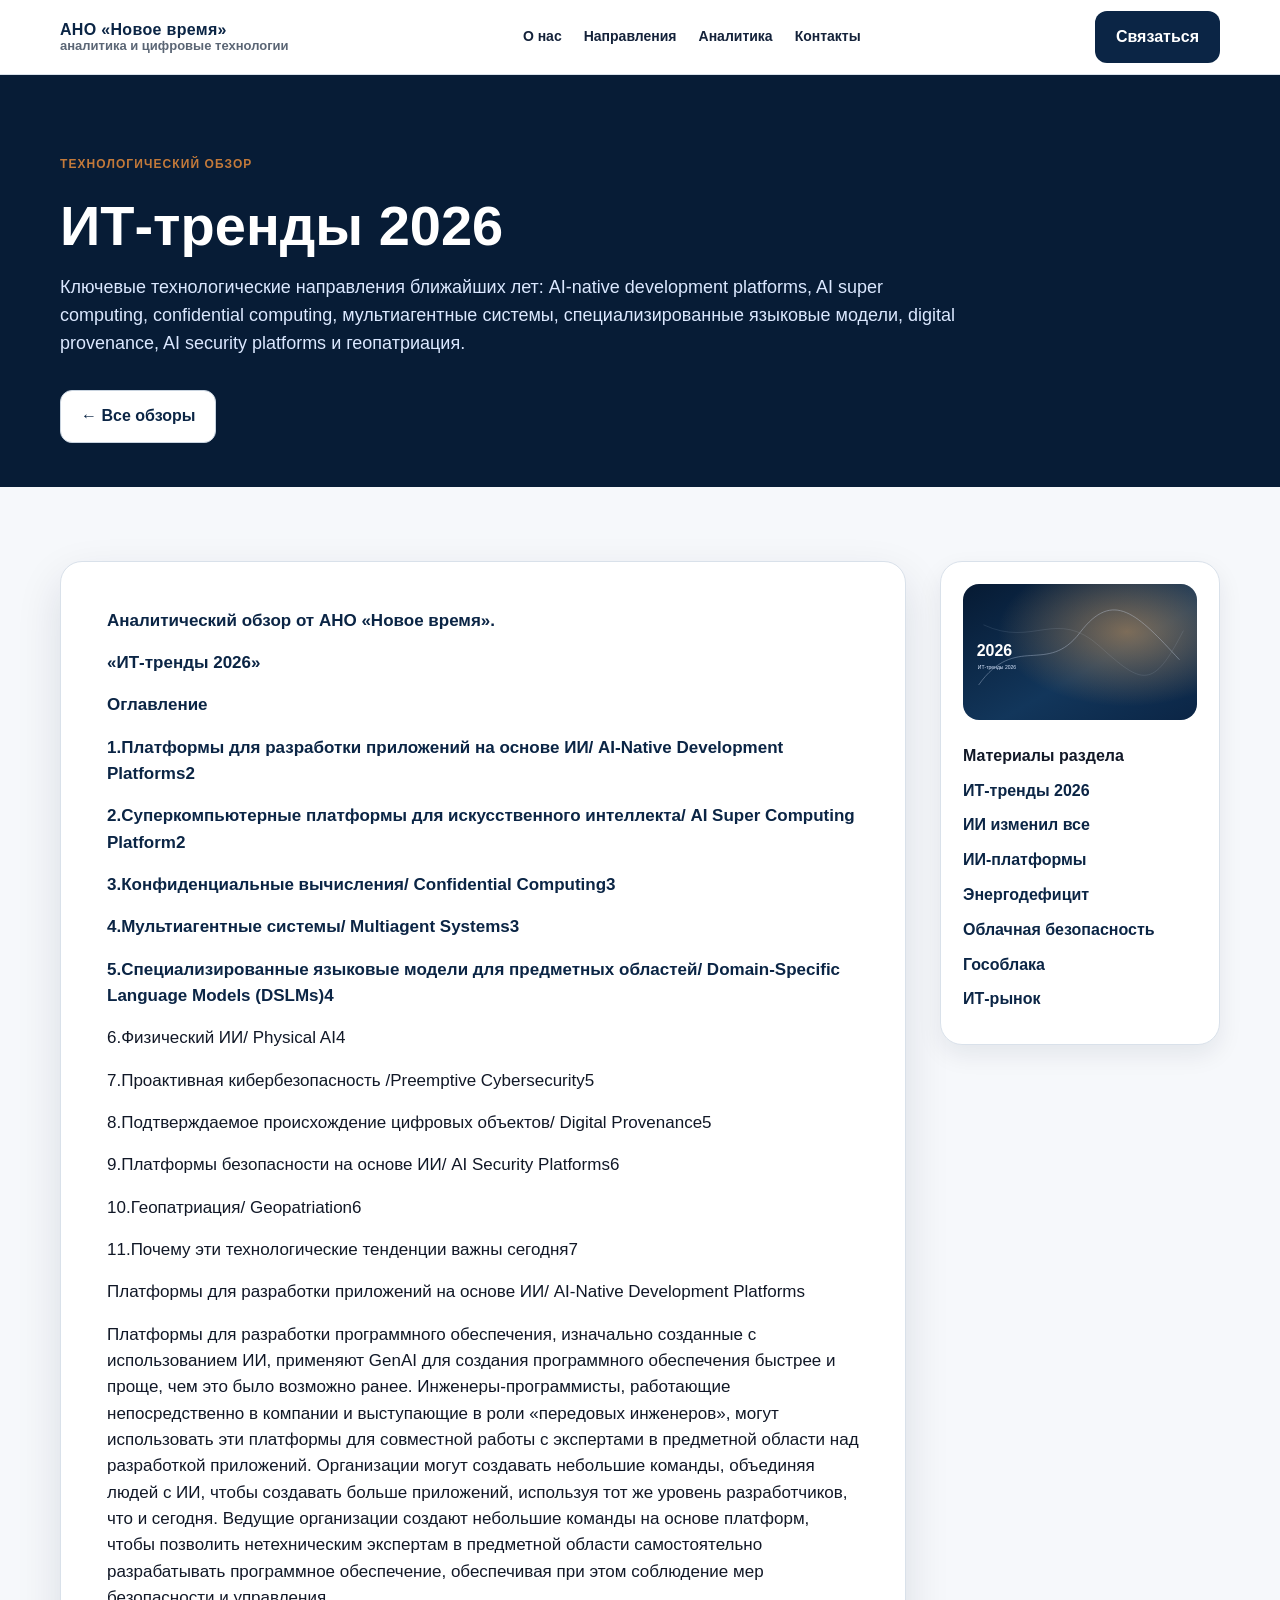
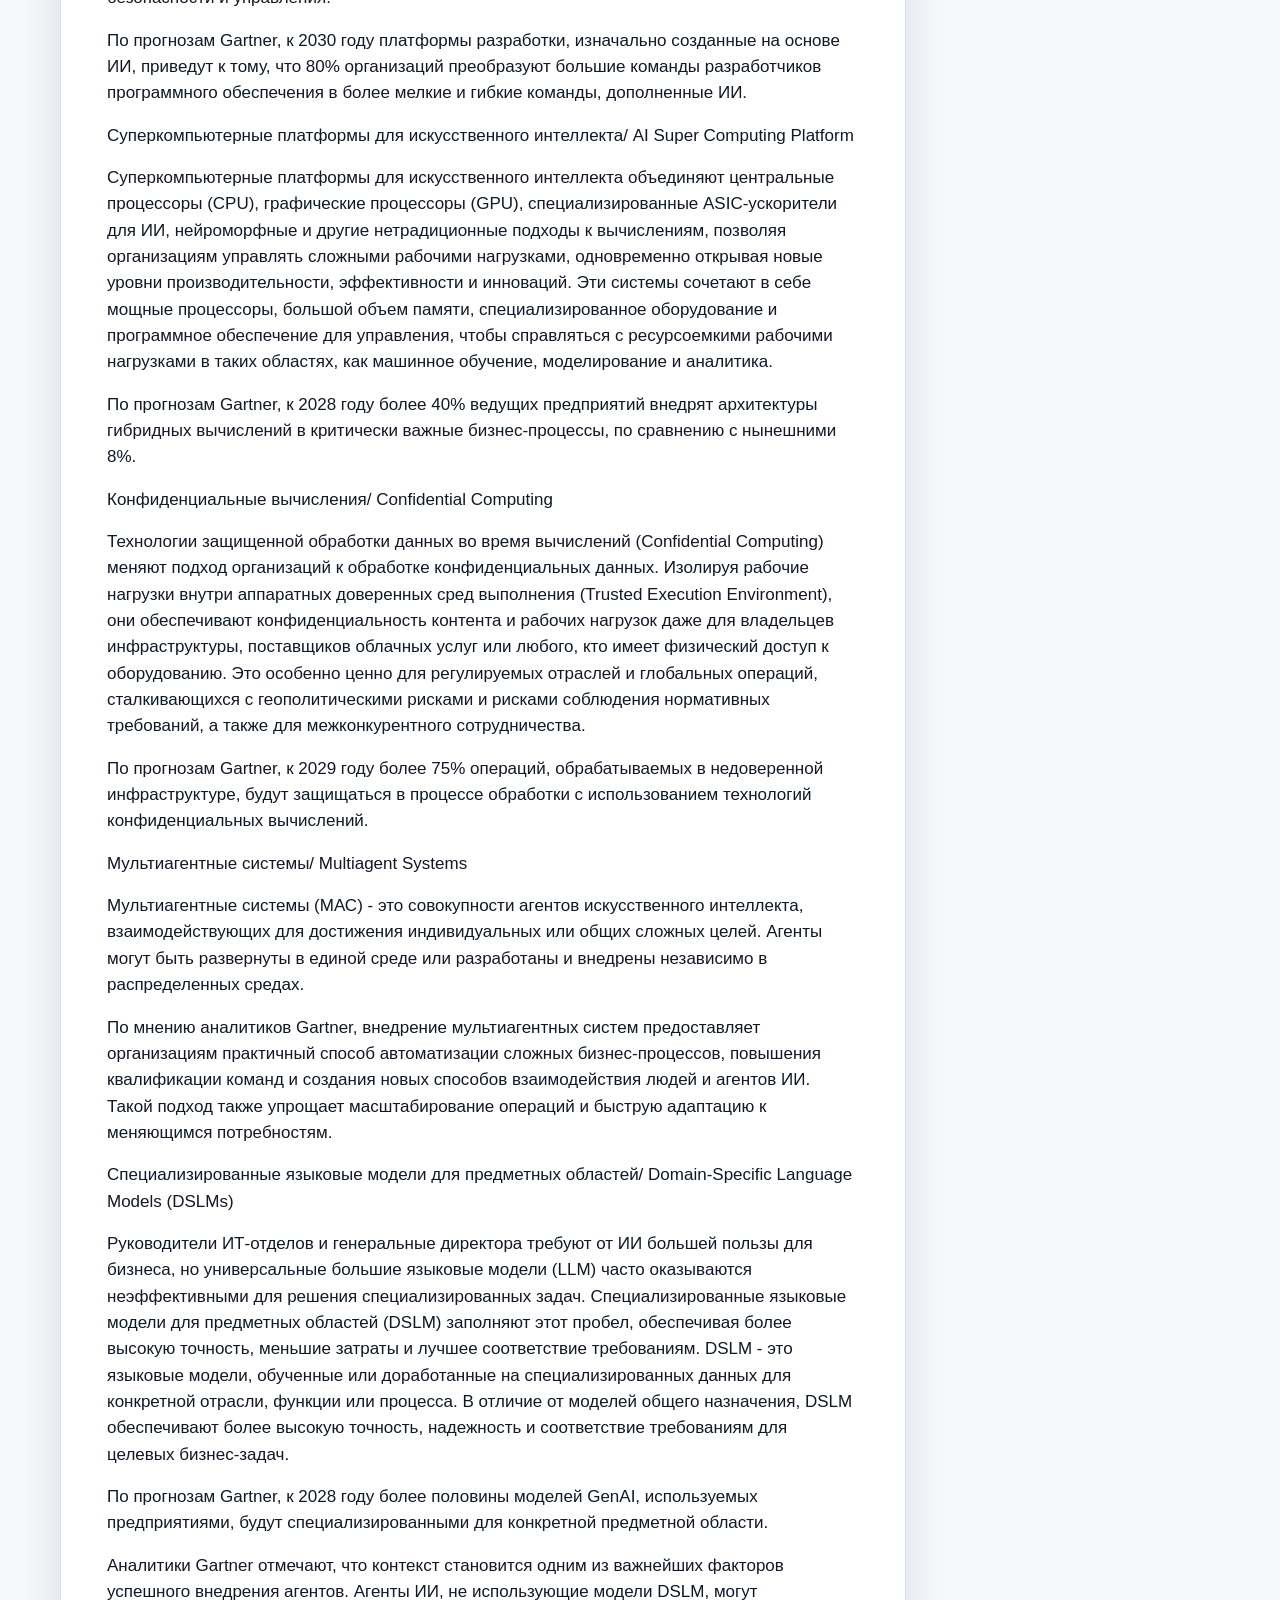
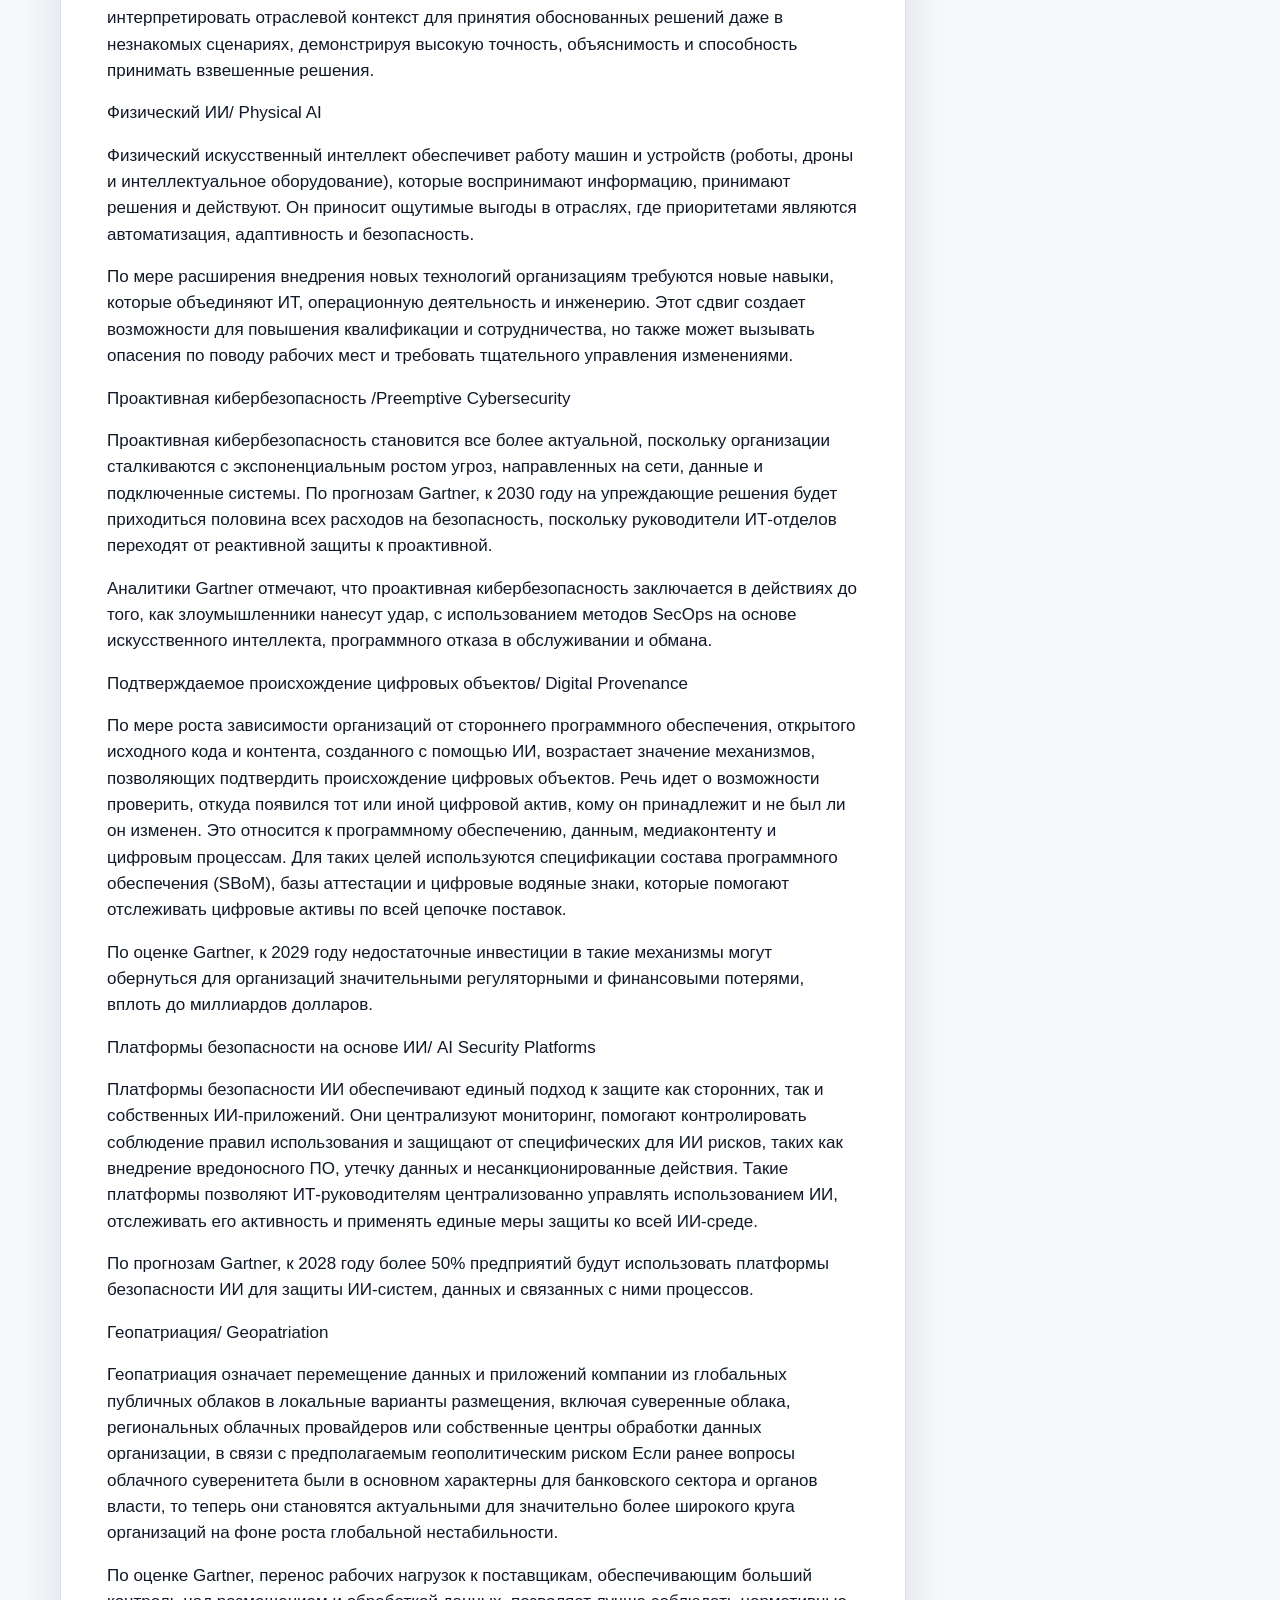
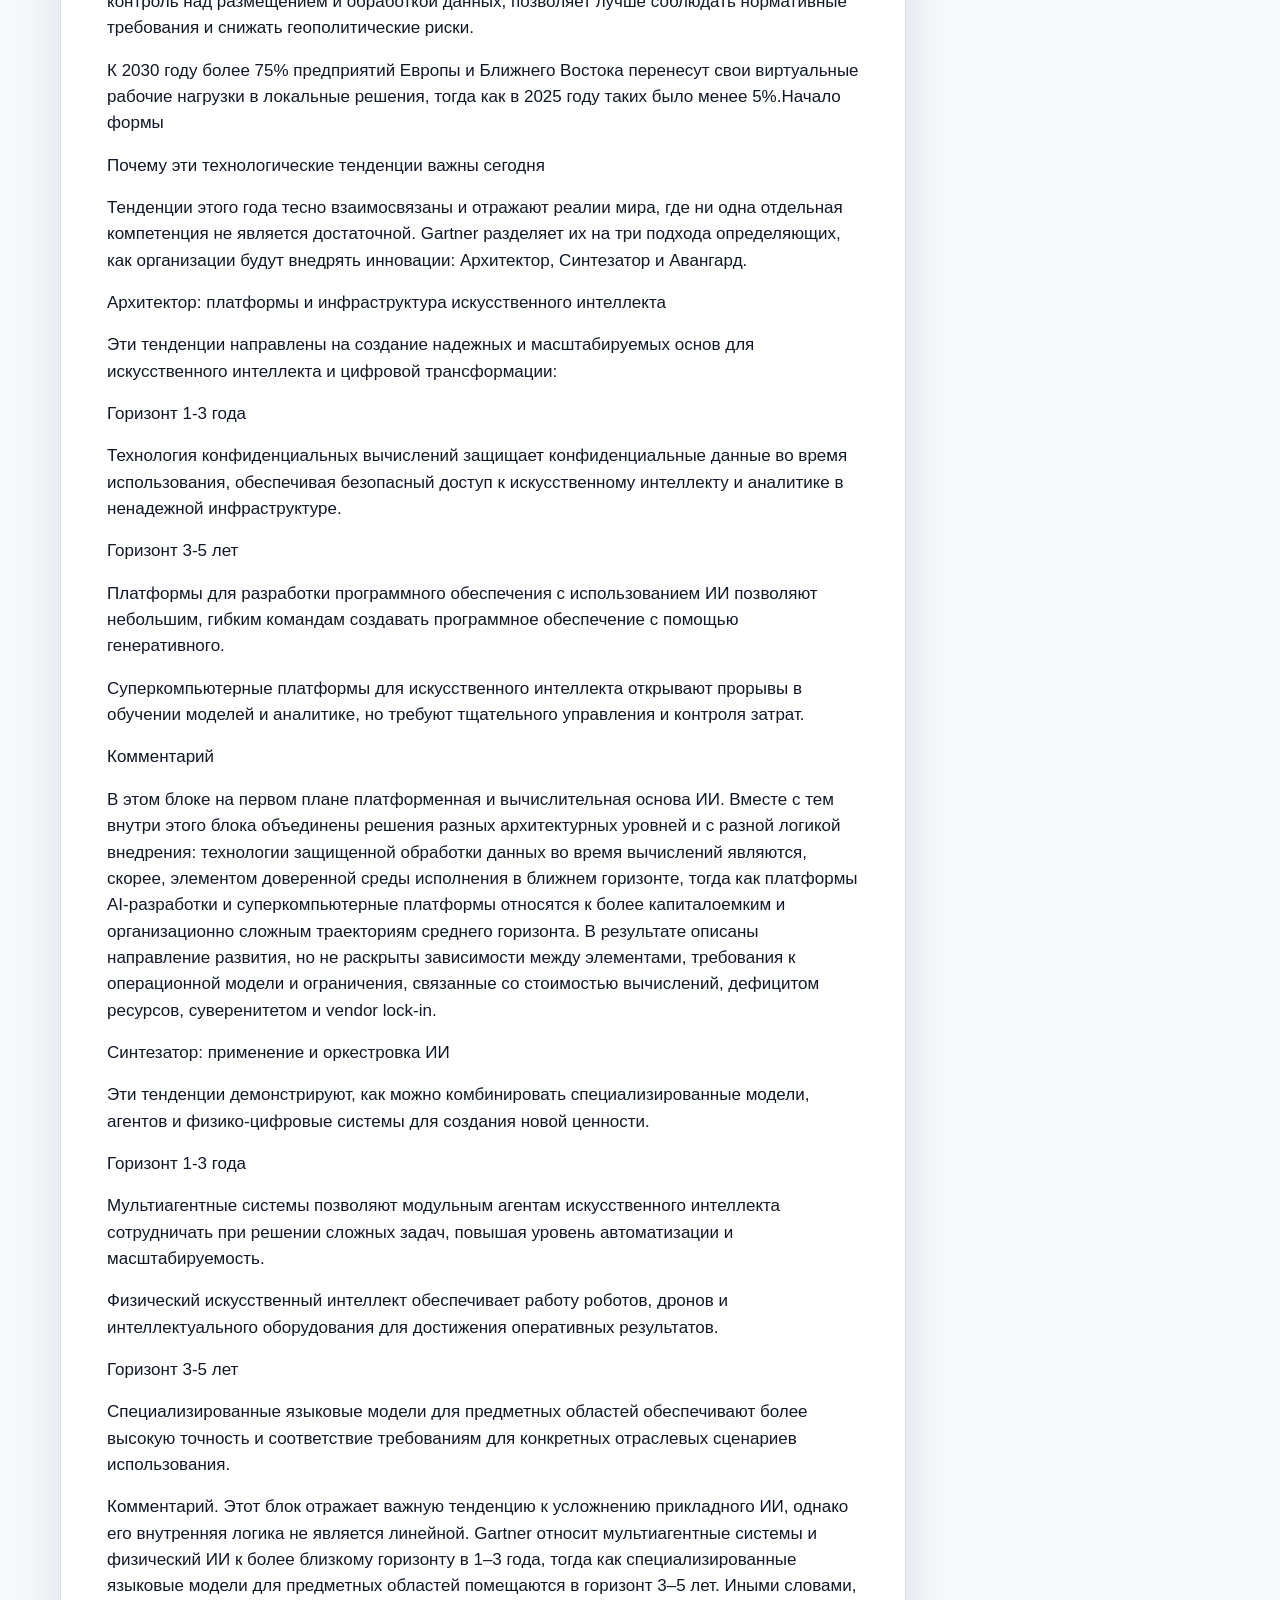
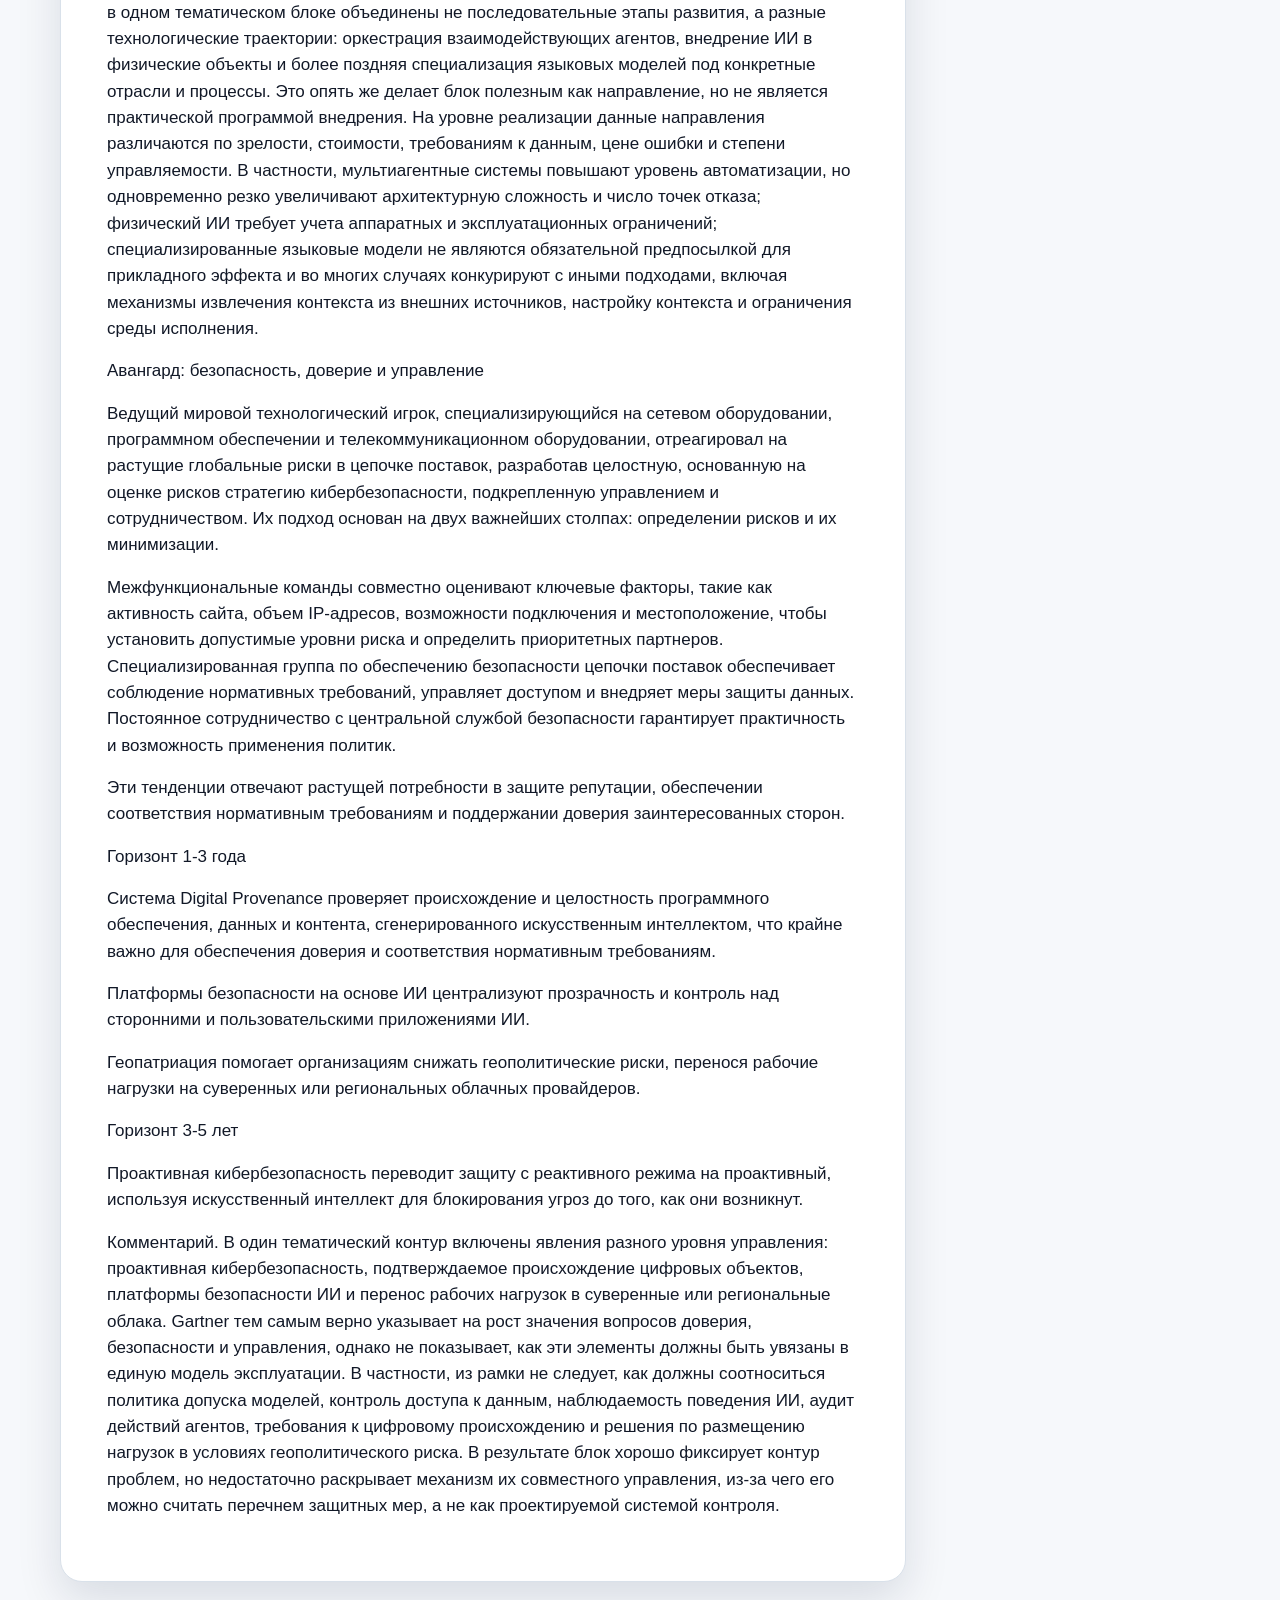
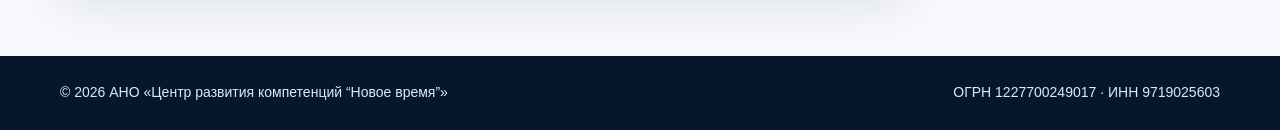
<file: articles/it-trends-2026.html>
<!doctype html>
<html lang="ru"><head><meta charset="utf-8"><meta name="viewport" content="width=device-width, initial-scale=1"><title>ИТ-тренды 2026 — АНО «Новое время»</title><meta name="description" content="Ключевые технологические направления ближайших лет: AI-native development platforms, AI super computing, confidential computing, мультиагентные системы, специализированные языковые модели, digital provenance, AI security platforms и геопатриация."><link rel="stylesheet" href="../assets/style.css"><link rel="icon" href="../assets/favicon.svg"></head>
<body><a class="skip" href="#content">К содержанию</a><header class="topbar"><div class="container nav"><a class="brand" href="../index.html" style="text-decoration:none">АНО «Новое время»<span>аналитика и цифровые технологии</span></a><nav class="menu"><a href="../index.html#about">О нас</a><a href="../index.html#directions">Направления</a><a href="../index.html#publications">Аналитика</a><a href="../index.html#contacts">Контакты</a></nav><a class="btn primary" href="../index.html#contacts">Связаться</a></div></header>
<section class="article-hero"><div class="container"><span class="tag">Технологический обзор</span><h1>ИТ-тренды 2026</h1><p>Ключевые технологические направления ближайших лет: AI-native development platforms, AI super computing, confidential computing, мультиагентные системы, специализированные языковые модели, digital provenance, AI security platforms и геопатриация.</p><div class="hero-actions"><a class="btn light" href="../index.html#publications">← Все обзоры</a></div></div></section>
<main id="content" class="section"><div class="container article-layout"><article class="article"><p class="leadline">Аналитический обзор от АНО «Новое время».</p>
<p class="leadline">«ИТ-тренды 2026»</p>
<p class="leadline">Оглавление</p>
<p class="leadline">1.Платформы для разработки приложений на основе ИИ/ AI-Native Development Platforms2</p>
<p class="leadline">2.Суперкомпьютерные платформы для искусственного интеллекта/ AI Super Computing Platform2</p>
<p class="leadline">3.Конфиденциальные вычисления/ Confidential Computing3</p>
<p class="leadline">4.Мультиагентные системы/ Multiagent Systems3</p>
<p class="leadline">5.Специализированные языковые модели для предметных областей/ Domain-Specific Language Models (DSLMs)4</p>
<p>6.Физический ИИ/ Physical AI4</p>
<p>7.Проактивная кибербезопасность /Preemptive Cybersecurity5</p>
<p>8.Подтверждаемое происхождение цифровых объектов/ Digital Provenance5</p>
<p>9.Платформы безопасности на основе ИИ/ AI Security Platforms6</p>
<p>10.Геопатриация/ Geopatriation6</p>
<p>11.Почему эти технологические тенденции важны сегодня7</p>
<p>Платформы для разработки приложений на основе ИИ/ AI-Native Development Platforms</p>
<p>Платформы для разработки программного обеспечения, изначально созданные с использованием ИИ, применяют GenAI для создания программного обеспечения быстрее и проще, чем это было возможно ранее. Инженеры-программисты, работающие непосредственно в компании и выступающие в роли «передовых инженеров», могут использовать эти платформы для совместной работы с экспертами в предметной области над разработкой приложений. Организации могут создавать небольшие команды, объединяя людей с ИИ, чтобы создавать больше приложений, используя тот же уровень разработчиков, что и сегодня. Ведущие организации создают небольшие команды на основе платформ, чтобы позволить нетехническим экспертам в предметной области самостоятельно разрабатывать программное обеспечение, обеспечивая при этом соблюдение мер безопасности и управления.</p>
<p>По прогнозам Gartner, к 2030 году платформы разработки, изначально созданные на основе ИИ, приведут к тому, что 80% организаций преобразуют большие команды разработчиков программного обеспечения в более мелкие и гибкие команды, дополненные ИИ.</p>
<p>Суперкомпьютерные платформы для искусственного интеллекта/ AI Super Computing Platform</p>
<p>Суперкомпьютерные платформы для искусственного интеллекта объединяют центральные процессоры (CPU), графические процессоры (GPU), специализированные ASIC-ускорители для ИИ, нейроморфные и другие нетрадиционные подходы к вычислениям, позволяя организациям управлять сложными рабочими нагрузками, одновременно открывая новые уровни производительности, эффективности и инноваций. Эти системы сочетают в себе мощные процессоры, большой объем памяти, специализированное оборудование и программное обеспечение для управления, чтобы справляться с ресурсоемкими рабочими нагрузками в таких областях, как машинное обучение, моделирование и аналитика.</p>
<p>По прогнозам Gartner, к 2028 году более 40% ведущих предприятий внедрят архитектуры гибридных вычислений в критически важные бизнес-процессы, по сравнению с нынешними 8%.</p>
<p>Конфиденциальные вычисления/ Confidential Computing</p>
<p>Технологии защищенной обработки данных во время вычислений (Confidential Computing) меняют подход организаций к обработке конфиденциальных данных. Изолируя рабочие нагрузки внутри аппаратных доверенных сред выполнения (Trusted Execution Environment), они обеспечивают конфиденциальность контента и рабочих нагрузок даже для владельцев инфраструктуры, поставщиков облачных услуг или любого, кто имеет физический доступ к оборудованию. Это особенно ценно для регулируемых отраслей и глобальных операций, сталкивающихся с геополитическими рисками и рисками соблюдения нормативных требований, а также для межконкурентного сотрудничества.</p>
<p>По прогнозам Gartner, к 2029 году более 75% операций, обрабатываемых в недоверенной инфраструктуре, будут защищаться в процессе обработки с использованием технологий конфиденциальных вычислений.</p>
<p>Мультиагентные системы/ Multiagent Systems</p>
<p>Мультиагентные системы (МАС) - это совокупности агентов искусственного интеллекта, взаимодействующих для достижения индивидуальных или общих сложных целей. Агенты могут быть развернуты в единой среде или разработаны и внедрены независимо в распределенных средах.</p>
<p>По мнению аналитиков Gartner, внедрение мультиагентных систем предоставляет организациям практичный способ автоматизации сложных бизнес-процессов, повышения квалификации команд и создания новых способов взаимодействия людей и агентов ИИ. Такой подход также упрощает масштабирование операций и быструю адаптацию к меняющимся потребностям.</p>
<p>Специализированные языковые модели для предметных областей/ Domain-Specific Language Models (DSLMs)</p>
<p>Руководители ИТ-отделов и генеральные директора требуют от ИИ большей пользы для бизнеса, но универсальные большие языковые модели (LLM) часто оказываются неэффективными для решения специализированных задач. Специализированные языковые модели для предметных областей (DSLM) заполняют этот пробел, обеспечивая более высокую точность, меньшие затраты и лучшее соответствие требованиям. DSLM - это языковые модели, обученные или доработанные на специализированных данных для конкретной отрасли, функции или процесса. В отличие от моделей общего назначения, DSLM обеспечивают более высокую точность, надежность и соответствие требованиям для целевых бизнес-задач.</p>
<p>По прогнозам Gartner, к 2028 году более половины моделей GenAI, используемых предприятиями, будут специализированными для конкретной предметной области.</p>
<p>Аналитики Gartner отмечают, что контекст становится одним из важнейших факторов успешного внедрения агентов. Агенты ИИ, не использующие модели DSLM, могут интерпретировать отраслевой контекст для принятия обоснованных решений даже в незнакомых сценариях, демонстрируя высокую точность, объяснимость и способность принимать взвешенные решения.</p>
<p>Физический ИИ/ Physical AI</p>
<p>Физический искусственный интеллект обеспечивет работу машин и устройств (роботы, дроны и интеллектуальное оборудование), которые воспринимают информацию, принимают решения и действуют. Он приносит ощутимые выгоды в отраслях, где приоритетами являются автоматизация, адаптивность и безопасность.</p>
<p>По мере расширения внедрения новых технологий организациям требуются новые навыки, которые объединяют ИТ, операционную деятельность и инженерию. Этот сдвиг создает возможности для повышения квалификации и сотрудничества, но также может вызывать опасения по поводу рабочих мест и требовать тщательного управления изменениями.</p>
<p>Проактивная кибербезопасность /Preemptive Cybersecurity</p>
<p>Проактивная кибербезопасность становится все более актуальной, поскольку организации сталкиваются с экспоненциальным ростом угроз, направленных на сети, данные и подключенные системы. По прогнозам Gartner, к 2030 году на упреждающие решения будет приходиться половина всех расходов на безопасность, поскольку руководители ИТ-отделов переходят от реактивной защиты к проактивной.</p>
<p>Аналитики Gartner отмечают, что проактивная кибербезопасность заключается в действиях до того, как злоумышленники нанесут удар, с использованием методов SecOps на основе искусственного интеллекта, программного отказа в обслуживании и обмана.</p>
<p>Подтверждаемое происхождение цифровых объектов/ Digital Provenance</p>
<p>По мере роста зависимости организаций от стороннего программного обеспечения, открытого исходного кода и контента, созданного с помощью ИИ, возрастает значение механизмов, позволяющих подтвердить происхождение цифровых объектов. Речь идет о возможности проверить, откуда появился тот или иной цифровой актив, кому он принадлежит и не был ли он изменен. Это относится к программному обеспечению, данным, медиаконтенту и цифровым процессам. Для таких целей используются спецификации состава программного обеспечения (SBoM), базы аттестации и цифровые водяные знаки, которые помогают отслеживать цифровые активы по всей цепочке поставок.</p>
<p>По оценке Gartner, к 2029 году недостаточные инвестиции в такие механизмы могут обернуться для организаций значительными регуляторными и финансовыми потерями, вплоть до миллиардов долларов.</p>
<p>Платформы безопасности на основе ИИ/ AI Security Platforms</p>
<p>Платформы безопасности ИИ обеспечивают единый подход к защите как сторонних, так и собственных ИИ-приложений. Они централизуют мониторинг, помогают контролировать соблюдение правил использования и защищают от специфических для ИИ рисков, таких как внедрение вредоносного ПО, утечку данных и несанкционированные действия. Такие платформы позволяют ИТ-руководителям централизованно управлять использованием ИИ, отслеживать его активность и применять единые меры защиты ко всей ИИ-среде.</p>
<p>По прогнозам Gartner, к 2028 году более 50% предприятий будут использовать платформы безопасности ИИ для защиты ИИ-систем, данных и связанных с ними процессов.</p>
<p>Геопатриация/ Geopatriation</p>
<p>Геопатриация означает перемещение данных и приложений компании из глобальных публичных облаков в локальные варианты размещения, включая суверенные облака, региональных облачных провайдеров или собственные центры обработки данных организации, в связи с предполагаемым геополитическим риском Если ранее вопросы облачного суверенитета были в основном характерны для банковского сектора и органов власти, то теперь они становятся актуальными для значительно более широкого круга организаций на фоне роста глобальной нестабильности.</p>
<p>По оценке Gartner, перенос рабочих нагрузок к поставщикам, обеспечивающим больший контроль над размещением и обработкой данных, позволяет лучше соблюдать нормативные требования и снижать геополитические риски.</p>
<p>К 2030 году более 75% предприятий Европы и Ближнего Востока перенесут свои виртуальные рабочие нагрузки в локальные решения, тогда как в 2025 году таких было менее 5%.Начало формы</p>
<p>Почему эти технологические тенденции важны сегодня</p>
<p>Тенденции этого года тесно взаимосвязаны и отражают реалии мира, где ни одна отдельная компетенция не является достаточной. Gartner разделяет их на три подхода определяющих, как организации будут внедрять инновации: Архитектор, Синтезатор и Авангард.</p>
<p>Архитектор: платформы и инфраструктура искусственного интеллекта</p>
<p>Эти тенденции направлены на создание надежных и масштабируемых основ для искусственного интеллекта и цифровой трансформации:</p>
<p>Горизонт 1-3 года</p>
<p>Технология конфиденциальных вычислений защищает конфиденциальные данные во время использования, обеспечивая безопасный доступ к искусственному интеллекту и аналитике в ненадежной инфраструктуре.</p>
<p>Горизонт 3-5 лет</p>
<p>Платформы для разработки программного обеспечения с использованием ИИ позволяют небольшим, гибким командам создавать программное обеспечение с помощью генеративного.</p>
<p>Суперкомпьютерные платформы для искусственного интеллекта открывают прорывы в обучении моделей и аналитике, но требуют тщательного управления и контроля затрат.</p>
<p>Комментарий</p>
<p>В этом блоке на первом плане платформенная и вычислительная основа ИИ. Вместе с тем внутри этого блока объединены решения разных архитектурных уровней и с разной логикой внедрения: технологии защищенной обработки данных во время вычислений являются, скорее, элементом доверенной среды исполнения в ближнем горизонте, тогда как платформы AI-разработки и суперкомпьютерные платформы относятся к более капиталоемким и организационно сложным траекториям среднего горизонта. В результате описаны направление развития, но не раскрыты зависимости между элементами, требования к операционной модели и ограничения, связанные со стоимостью вычислений, дефицитом ресурсов, суверенитетом и vendor lock-in.</p>
<p>Синтезатор: применение и оркестровка ИИ</p>
<p>Эти тенденции демонстрируют, как можно комбинировать специализированные модели, агентов и физико-цифровые системы для создания новой ценности.</p>
<p>Горизонт 1-3 года</p>
<p>Мультиагентные системы позволяют модульным агентам искусственного интеллекта сотрудничать при решении сложных задач, повышая уровень автоматизации и масштабируемость.</p>
<p>Физический искусственный интеллект обеспечивает работу роботов, дронов и интеллектуального оборудования для достижения оперативных результатов.</p>
<p>Горизонт 3-5 лет</p>
<p>Специализированные языковые модели для предметных областей обеспечивают более высокую точность и соответствие требованиям для конкретных отраслевых сценариев использования.</p>
<p>Комментарий. Этот блок отражает важную тенденцию к усложнению прикладного ИИ, однако его внутренняя логика не является линейной. Gartner относит мультиагентные системы и физический ИИ к более близкому горизонту в 1–3 года, тогда как специализированные языковые модели для предметных областей помещаются в горизонт 3–5 лет. Иными словами, в одном тематическом блоке объединены не последовательные этапы развития, а разные технологические траектории: оркестрация взаимодействующих агентов, внедрение ИИ в физические объекты и более поздняя специализация языковых моделей под конкретные отрасли и процессы. Это опять же делает блок полезным как направление, но не является практической программой внедрения. На уровне реализации данные направления различаются по зрелости, стоимости, требованиям к данным, цене ошибки и степени управляемости. В частности, мультиагентные системы повышают уровень автоматизации, но одновременно резко увеличивают архитектурную сложность и число точек отказа; физический ИИ требует учета аппаратных и эксплуатационных ограничений; специализированные языковые модели не являются обязательной предпосылкой для прикладного эффекта и во многих случаях конкурируют с иными подходами, включая механизмы извлечения контекста из внешних источников, настройку контекста и ограничения среды исполнения.</p>
<p>Авангард: безопасность, доверие и управление</p>
<p>Ведущий мировой технологический игрок, специализирующийся на сетевом оборудовании, программном обеспечении и телекоммуникационном оборудовании, отреагировал на растущие глобальные риски в цепочке поставок, разработав целостную, основанную на оценке рисков стратегию кибербезопасности, подкрепленную управлением и сотрудничеством. Их подход основан на двух важнейших столпах: определении рисков и их минимизации.</p>
<p>Межфункциональные команды совместно оценивают ключевые факторы, такие как активность сайта, объем IP-адресов, возможности подключения и местоположение, чтобы установить допустимые уровни риска и определить приоритетных партнеров. Специализированная группа по обеспечению безопасности цепочки поставок обеспечивает соблюдение нормативных требований, управляет доступом и внедряет меры защиты данных. Постоянное сотрудничество с центральной службой безопасности гарантирует практичность и возможность применения политик.</p>
<p>Эти тенденции отвечают растущей потребности в защите репутации, обеспечении соответствия нормативным требованиям и поддержании доверия заинтересованных сторон.</p>
<p>Горизонт 1-3 года</p>
<p>Система Digital Provenance проверяет происхождение и целостность программного обеспечения, данных и контента, сгенерированного искусственным интеллектом, что крайне важно для обеспечения доверия и соответствия нормативным требованиям.</p>
<p>Платформы безопасности на основе ИИ централизуют прозрачность и контроль над сторонними и пользовательскими приложениями ИИ.</p>
<p>Геопатриация помогает организациям снижать геополитические риски, перенося рабочие нагрузки на суверенных или региональных облачных провайдеров.</p>
<p>Горизонт 3-5 лет</p>
<p>Проактивная кибербезопасность переводит защиту с реактивного режима на проактивный, используя искусственный интеллект для блокирования угроз до того, как они возникнут.</p>
<p>Комментарий. В один тематический контур включены явления разного уровня управления: проактивная кибербезопасность, подтверждаемое происхождение цифровых объектов, платформы безопасности ИИ и перенос рабочих нагрузок в суверенные или региональные облака. Gartner тем самым верно указывает на рост значения вопросов доверия, безопасности и управления, однако не показывает, как эти элементы должны быть увязаны в единую модель эксплуатации. В частности, из рамки не следует, как должны соотноситься политика допуска моделей, контроль доступа к данным, наблюдаемость поведения ИИ, аудит действий агентов, требования к цифровому происхождению и решения по размещению нагрузок в условиях геополитического риска. В результате блок хорошо фиксирует контур проблем, но недостаточно раскрывает механизм их совместного управления, из-за чего его можно считать перечнем защитных мер, а не как проектируемой системой контроля.</p></article><aside class="side"><img src="../assets/cover-tech.svg" alt="" style="width:100%;border-radius:16px;margin-bottom:16px"><strong>Материалы раздела</strong><a href="it-trends-2026.html">ИТ-тренды 2026</a><a href="ai-changed-2025.html">ИИ изменил все</a><a href="ai-platform-architectures.html">ИИ-платформы</a><a href="energy-deficit.html">Энергодефицит</a><a href="cloud-security.html">Облачная безопасность</a><a href="gov-cloud-strategies.html">Гособлака</a><a href="russian-it-market.html">ИТ-рынок</a></aside></div></main>
<footer class="footer"><div class="container footer-inner"><div>© 2026 АНО «Центр развития компетенций “Новое время”»</div><div>ОГРН 1227700249017 · ИНН 9719025603</div></div></footer></body></html>
</file>
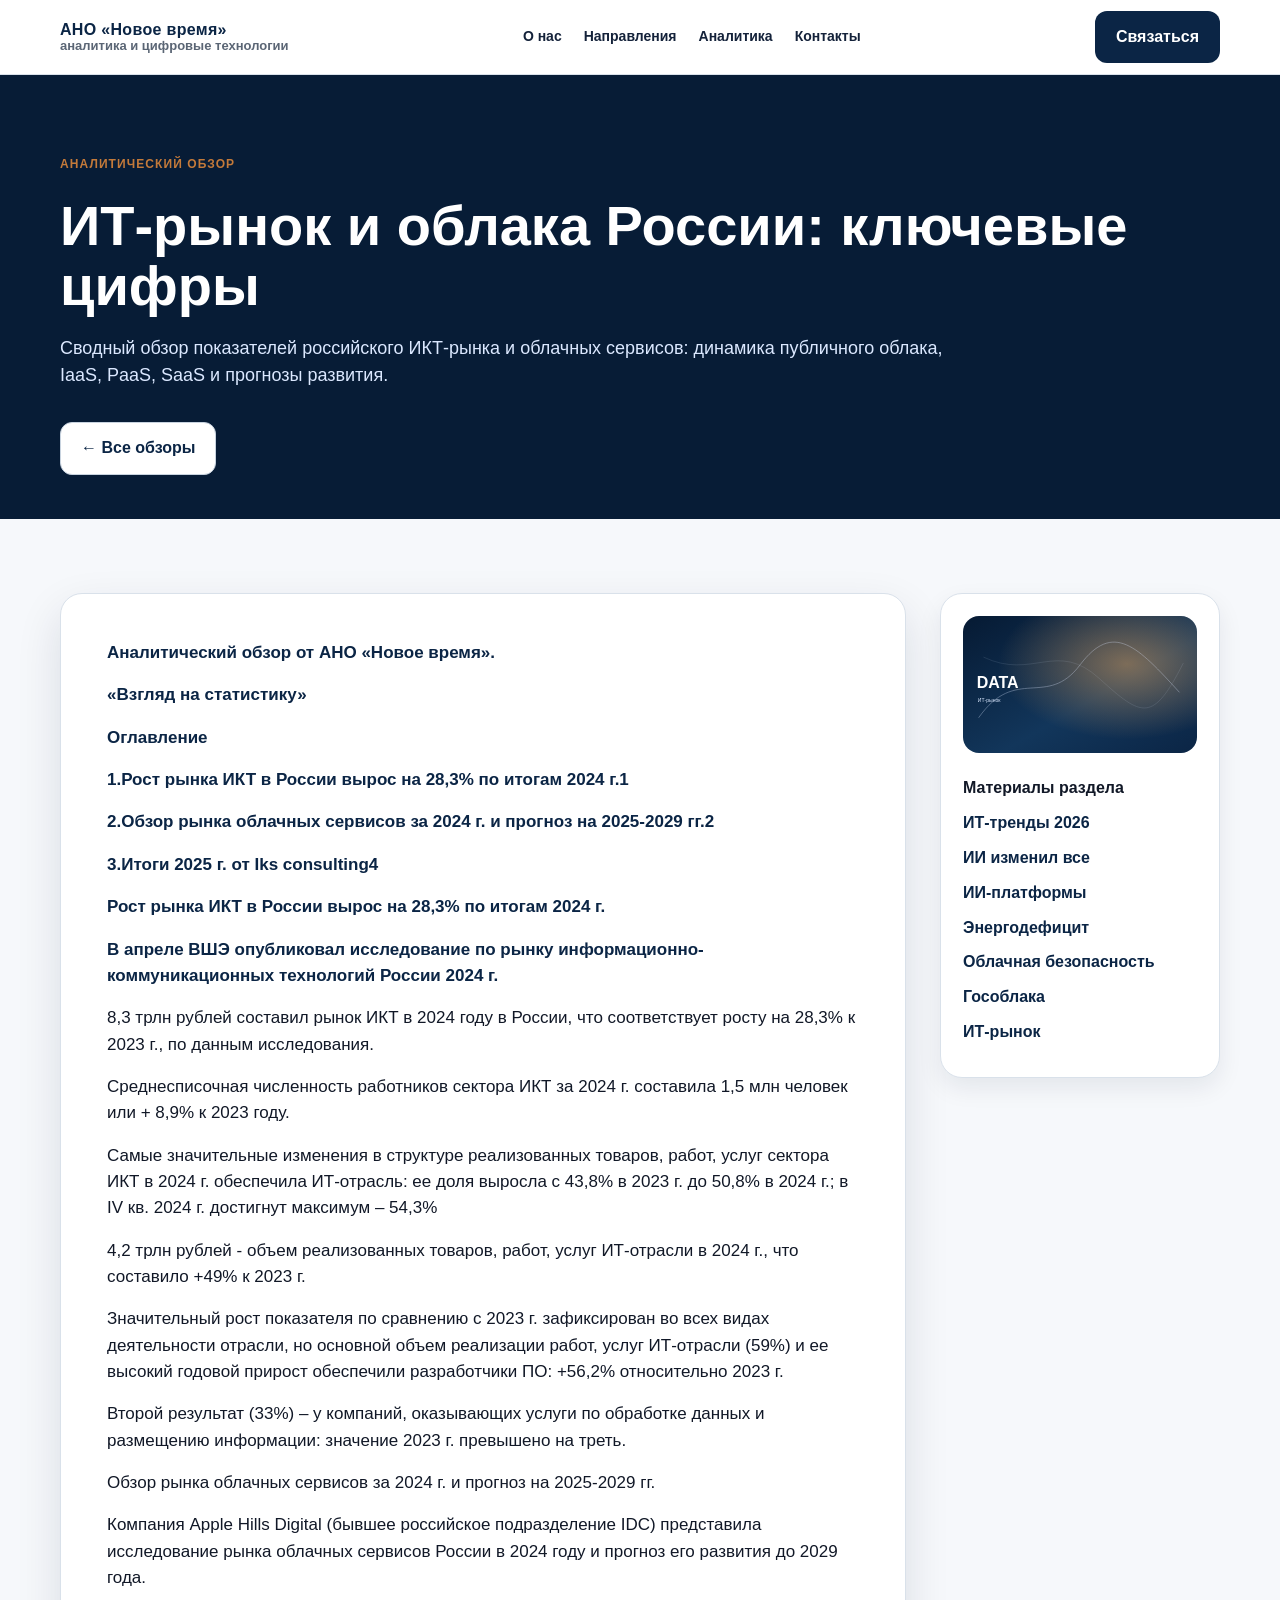
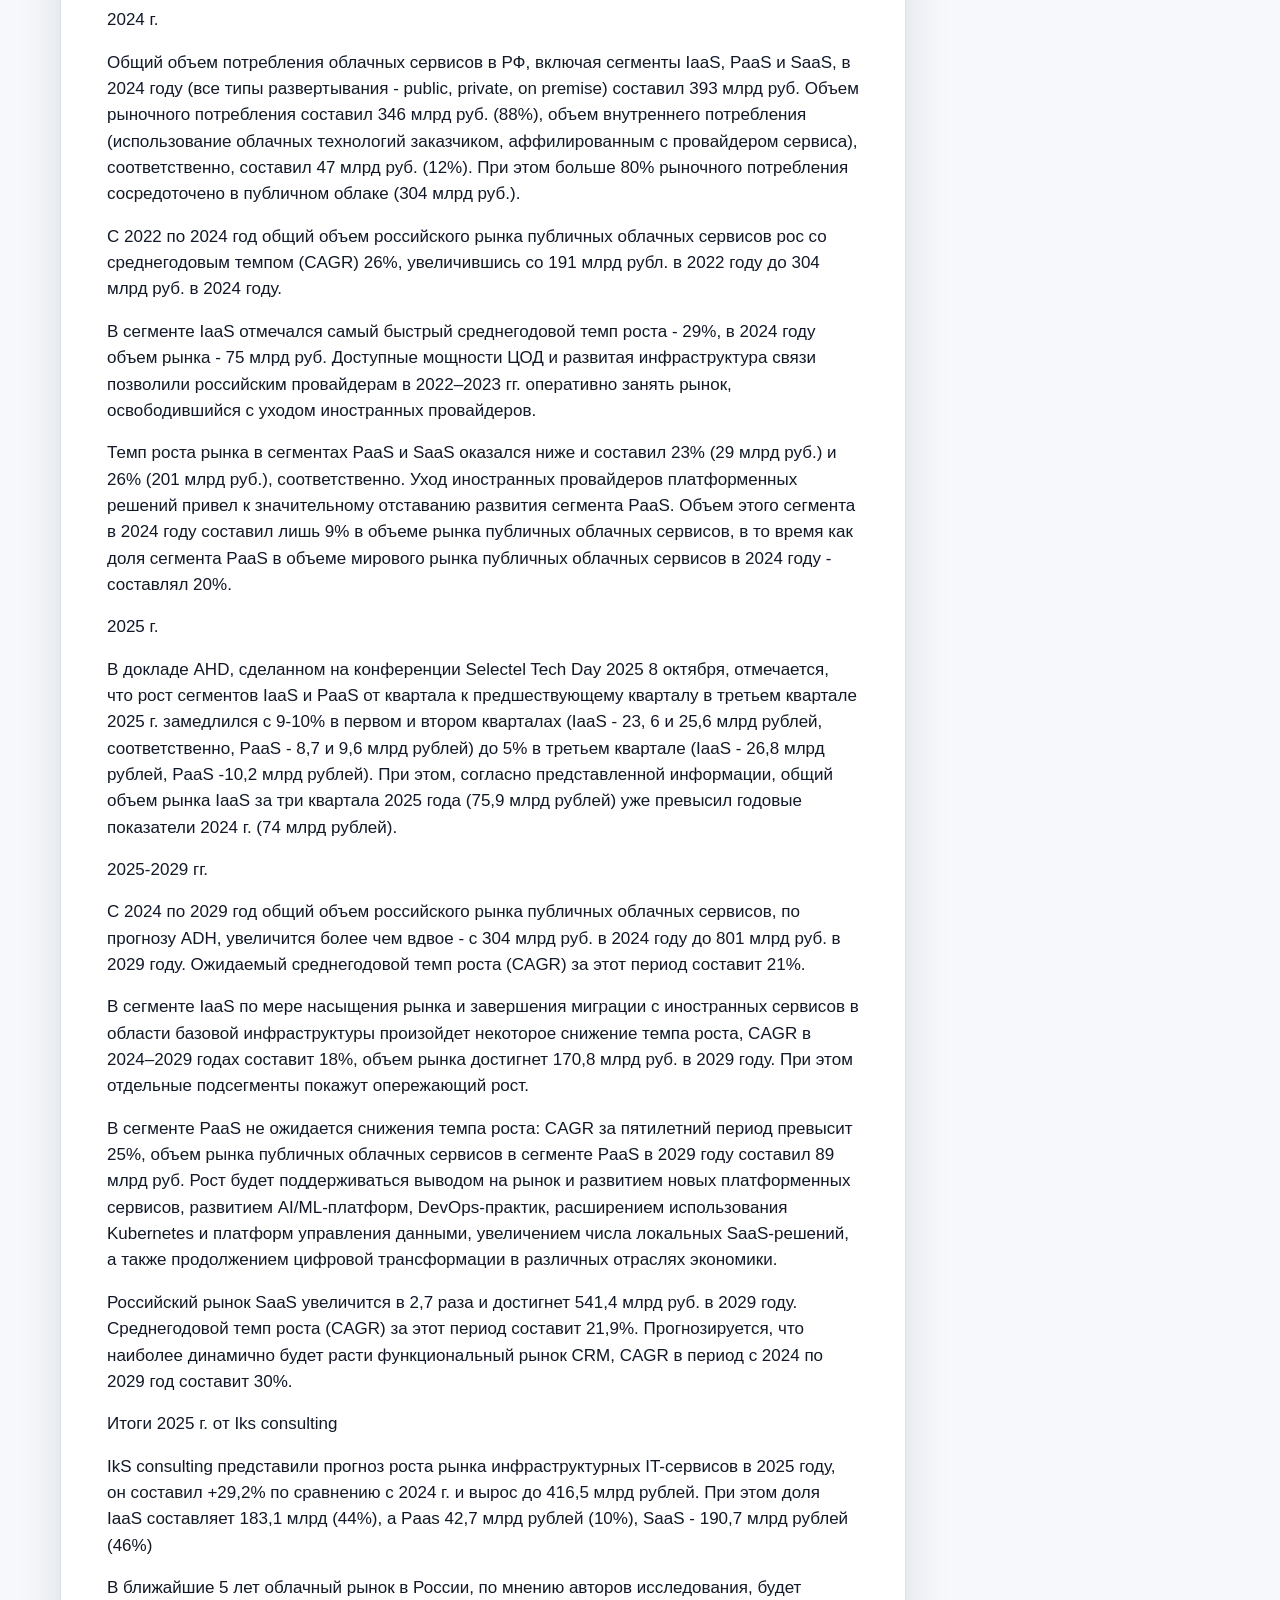
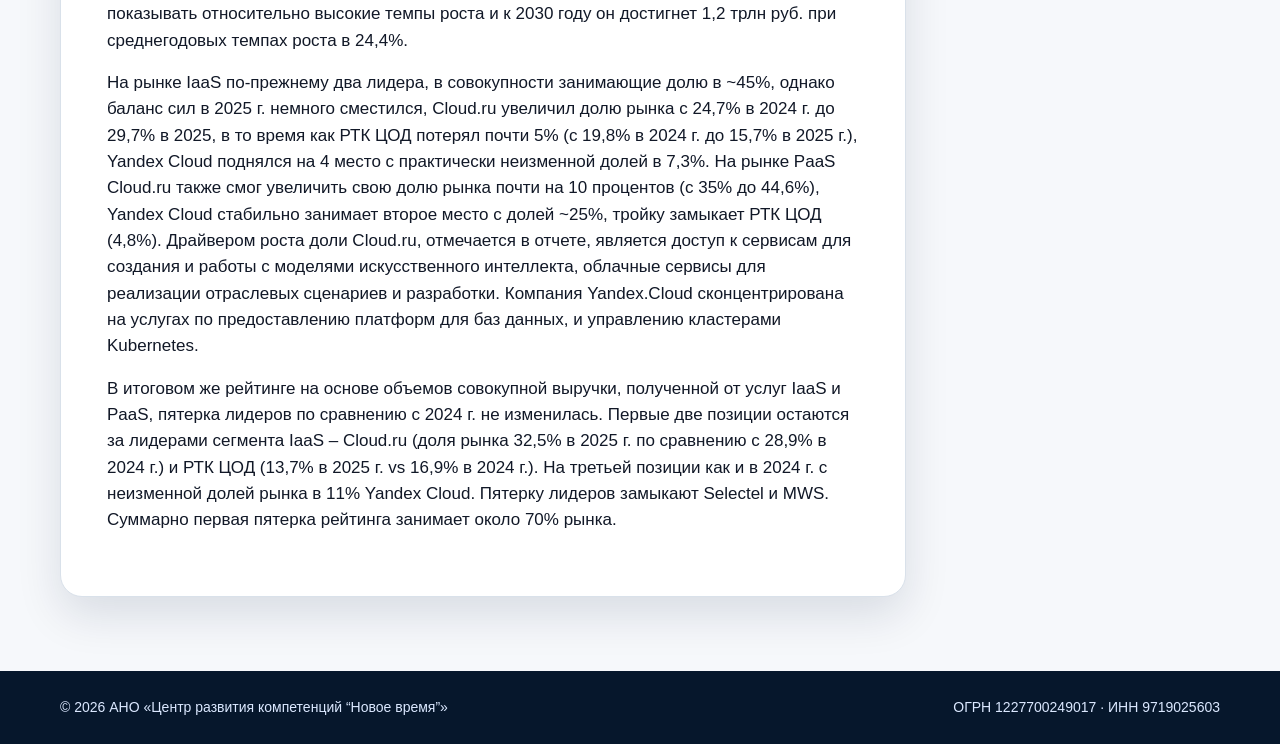
<file: articles/russian-it-market.html>
<!doctype html>
<html lang="ru"><head><meta charset="utf-8"><meta name="viewport" content="width=device-width, initial-scale=1"><title>ИТ-рынок и облака России: ключевые цифры — АНО «Новое время»</title><meta name="description" content="Сводный обзор показателей российского ИКТ-рынка и облачных сервисов: динамика публичного облака, IaaS, PaaS, SaaS и прогнозы развития."><link rel="stylesheet" href="../assets/style.css"><link rel="icon" href="../assets/favicon.svg"></head>
<body><a class="skip" href="#content">К содержанию</a><header class="topbar"><div class="container nav"><a class="brand" href="../index.html" style="text-decoration:none">АНО «Новое время»<span>аналитика и цифровые технологии</span></a><nav class="menu"><a href="../index.html#about">О нас</a><a href="../index.html#directions">Направления</a><a href="../index.html#publications">Аналитика</a><a href="../index.html#contacts">Контакты</a></nav><a class="btn primary" href="../index.html#contacts">Связаться</a></div></header>
<section class="article-hero"><div class="container"><span class="tag">Аналитический обзор</span><h1>ИТ-рынок и облака России: ключевые цифры</h1><p>Сводный обзор показателей российского ИКТ-рынка и облачных сервисов: динамика публичного облака, IaaS, PaaS, SaaS и прогнозы развития.</p><div class="hero-actions"><a class="btn light" href="../index.html#publications">← Все обзоры</a></div></div></section>
<main id="content" class="section"><div class="container article-layout"><article class="article"><p class="leadline">Аналитический обзор от АНО «Новое время».</p>
<p class="leadline">«Взгляд на статистику»</p>
<p class="leadline">Оглавление</p>
<p class="leadline">1.Рост рынка ИКТ в России вырос на 28,3% по итогам 2024 г.1</p>
<p class="leadline">2.Обзор рынка облачных сервисов за 2024 г. и прогноз на 2025-2029 гг.2</p>
<p class="leadline">3.Итоги 2025 г. от Iks consulting4</p>
<p class="leadline">Рост рынка ИКТ в России вырос на 28,3% по итогам 2024 г.</p>
<p class="leadline">В апреле ВШЭ опубликовал исследование по рынку информационно-коммуникационных технологий России 2024 г.</p>
<p>8,3 трлн рублей составил рынок ИКТ в 2024 году в России, что соответствует росту на 28,3% к 2023 г., по данным исследования.</p>
<p>Среднесписочная численность работников сектора ИКТ за 2024 г. составила 1,5 млн человек или + 8,9% к 2023 году.</p>
<p>Самые значительные изменения в структуре реализованных товаров, работ, услуг сектора ИКТ в 2024 г. обеспечила ИТ-отрасль: ее доля выросла с 43,8% в 2023 г. до 50,8% в 2024 г.; в IV кв. 2024 г. достигнут максимум – 54,3%</p>
<p>4,2 трлн рублей - объем реализованных товаров, работ, услуг ИТ-отрасли в 2024 г., что составило +49% к 2023 г.</p>
<p>Значительный рост показателя по сравнению с 2023 г. зафиксирован во всех видах деятельности отрасли, но основной объем реализации работ, услуг ИТ-отрасли (59%) и ее высокий годовой прирост обеспечили разработчики ПО: +56,2% относительно 2023 г.</p>
<p>Второй результат (33%) – у компаний, оказывающих услуги по обработке данных и размещению информации: значение 2023 г. превышено на треть.</p>
<p>Обзор рынка облачных сервисов за 2024 г. и прогноз на 2025-2029 гг.</p>
<p>Компания Apple Hills Digital (бывшее российское подразделение IDC) представила исследование рынка облачных сервисов России в 2024 году и прогноз его развития до 2029 года.</p>
<p>2024 г.</p>
<p>Общий объем потребления облачных сервисов в РФ, включая сегменты IaaS, PaaS и SaaS, в 2024 году (все типы развертывания - public, private, on premise) составил 393 млрд руб. Объем рыночного потребления составил 346 млрд руб. (88%), объем внутреннего потребления (использование облачных технологий заказчиком, аффилированным с провайдером сервиса), соответственно, составил 47 млрд руб. (12%). При этом больше 80% рыночного потребления сосредоточено в публичном облаке (304 млрд руб.).</p>
<p>С 2022 по 2024 год общий объем российского рынка публичных облачных сервисов рос со среднегодовым темпом (CAGR) 26%, увеличившись со 191 млрд рубл. в 2022 году до 304 млрд руб. в 2024 году.</p>
<p>В сегменте IaaS отмечался самый быстрый среднегодовой темп роста - 29%, в 2024 году объем рынка - 75 млрд руб. Доступные мощности ЦОД и развитая инфраструктура связи позволили российским провайдерам в 2022–2023 гг. оперативно занять рынок, освободившийся с уходом иностранных провайдеров.</p>
<p>Темп роста рынка в сегментах PaaS и SaaS оказался ниже и составил 23% (29 млрд руб.) и 26% (201 млрд руб.), соответственно. Уход иностранных провайдеров платформенных решений привел к значительному отставанию развития сегмента PaaS. Объем этого сегмента в 2024 году составил лишь 9% в объеме рынка публичных облачных сервисов, в то время как доля сегмента PaaS в объеме мирового рынка публичных облачных сервисов в 2024 году - составлял 20%.</p>
<p>2025 г.</p>
<p>В докладе AHD, сделанном на конференции Selectel Tech Day 2025 8 октября, отмечается, что рост сегментов IaaS и PaaS от квартала к предшествующему кварталу в третьем квартале 2025 г. замедлился с 9-10% в первом и втором кварталах (IaaS - 23, 6 и 25,6 млрд рублей, соответственно, PaaS - 8,7 и 9,6 млрд рублей) до 5% в третьем квартале (IaaS - 26,8 млрд рублей, PaaS -10,2 млрд рублей). При этом, согласно представленной информации, общий объем рынка IaaS за три квартала 2025 года (75,9 млрд рублей) уже превысил годовые показатели 2024 г. (74 млрд рублей).</p>
<p>2025-2029 гг.</p>
<p>С 2024 по 2029 год общий объем российского рынка публичных облачных сервисов, по прогнозу ADH, увеличится более чем вдвое - с 304 млрд руб. в 2024 году до 801 млрд руб. в 2029 году. Ожидаемый среднегодовой темп роста (CAGR) за этот период составит 21%.</p>
<p>В сегменте IaaS по мере насыщения рынка и завершения миграции с иностранных сервисов в области базовой инфраструктуры произойдет некоторое снижение темпа роста, CAGR в 2024–2029 годах составит 18%, объем рынка достигнет 170,8 млрд руб. в 2029 году. При этом отдельные подсегменты покажут опережающий рост.</p>
<p>В сегменте PaaS не ожидается снижения темпа роста: CAGR за пятилетний период превысит 25%, объем рынка публичных облачных сервисов в сегменте PaaS в 2029 году составил 89 млрд руб. Рост будет поддерживаться выводом на рынок и развитием новых платформенных сервисов, развитием AI/ML-платформ, DevOps-практик, расширением использования Kubernetes и платформ управления данными, увеличением числа локальных SaaS-решений, а также продолжением цифровой трансформации в различных отраслях экономики.</p>
<p>Российский рынок SaaS увеличится в 2,7 раза и достигнет 541,4 млрд руб. в 2029 году. Среднегодовой темп роста (CAGR) за этот период составит 21,9%. Прогнозируется, что наиболее динамично будет расти функциональный рынок CRM, CAGR в период с 2024 по 2029 год составит 30%.</p>
<p>Итоги 2025 г. от Iks consulting</p>
<p>IkS consulting представили прогноз роста рынка инфраструктурных IT-сервисов в 2025 году, он составил +29,2% по сравнению с 2024 г. и вырос до 416,5 млрд рублей. При этом доля IaaS составляет 183,1 млрд (44%), а Paas 42,7 млрд рублей (10%), SaaS - 190,7 млрд рублей (46%)</p>
<p>В ближайшие 5 лет облачный рынок в России, по мнению авторов исследования, будет показывать относительно высокие темпы роста и к 2030 году он достигнет 1,2 трлн руб. при среднегодовых темпах роста в 24,4%.</p>
<p>На рынке IaaS по-прежнему два лидера, в совокупности занимающие долю в ~45%, однако баланс сил в 2025 г. немного сместился, Cloud.ru увеличил долю рынка с 24,7% в 2024 г. до 29,7% в 2025, в то время как РТК ЦОД потерял почти 5% (с 19,8% в 2024 г. до 15,7% в 2025 г.), Yandex Cloud поднялся на 4 место с практически неизменной долей в 7,3%. На рынке PaaS Cloud.ru также смог увеличить свою долю рынка почти на 10 процентов (с 35% до 44,6%), Yandex Cloud стабильно занимает второе место с долей ~25%, тройку замыкает РТК ЦОД (4,8%). Драйвером роста доли Cloud.ru, отмечается в отчете, является доступ к сервисам для создания и работы с моделями искусственного интеллекта, облачные сервисы для реализации отраслевых сценариев и разработки. Компания Yandex.Cloud сконцентрирована на услугах по предоставлению платформ для баз данных, и управлению кластерами Kubernetes.</p>
<p>В итоговом же рейтинге на основе объемов совокупной выручки, полученной от услуг IaaS и PaaS, пятерка лидеров по сравнению с 2024 г. не изменилась. Первые две позиции остаются за лидерами сегмента IaaS – Cloud.ru (доля рынка 32,5% в 2025 г. по сравнению с 28,9% в 2024 г.) и РТК ЦОД (13,7% в 2025 г. vs 16,9% в 2024 г.). На третьей позиции как и в 2024 г. с неизменной долей рынка в 11% Yandex Cloud. Пятерку лидеров замыкают Selectel и MWS. Суммарно первая пятерка рейтинга занимает около 70% рынка.</p></article><aside class="side"><img src="../assets/cover-stats.svg" alt="" style="width:100%;border-radius:16px;margin-bottom:16px"><strong>Материалы раздела</strong><a href="it-trends-2026.html">ИТ-тренды 2026</a><a href="ai-changed-2025.html">ИИ изменил все</a><a href="ai-platform-architectures.html">ИИ-платформы</a><a href="energy-deficit.html">Энергодефицит</a><a href="cloud-security.html">Облачная безопасность</a><a href="gov-cloud-strategies.html">Гособлака</a><a href="russian-it-market.html">ИТ-рынок</a></aside></div></main>
<footer class="footer"><div class="container footer-inner"><div>© 2026 АНО «Центр развития компетенций “Новое время”»</div><div>ОГРН 1227700249017 · ИНН 9719025603</div></div></footer></body></html>
</file>
<file: assets/style.css>
:root{--bg:#f6f8fb;--card:#fff;--ink:#111827;--muted:#5b6675;--line:#d9e1ea;--navy:#071c36;--blue:#0b2545;--accent:#c47a3a;--soft:#eaf0f7;--shadow:0 18px 45px rgba(7,28,54,.12);--radius:22px}*{box-sizing:border-box}html{scroll-behavior:smooth}body{margin:0;font-family:Inter,Arial,"Noto Sans",sans-serif;color:var(--ink);background:var(--bg);line-height:1.55}a{color:inherit}.container{width:min(1160px,92vw);margin:auto}.topbar{position:sticky;top:0;z-index:50;background:rgba(255,255,255,.92);backdrop-filter:blur(16px);border-bottom:1px solid var(--line)}.nav{height:74px;display:flex;align-items:center;justify-content:space-between;gap:24px}.brand{font-weight:850;letter-spacing:.02em;color:var(--blue);line-height:1.05}.brand span{display:block;font-size:13px;font-weight:600;color:var(--muted);letter-spacing:0}.menu{display:flex;gap:22px;align-items:center;font-size:14px;font-weight:700}.menu a{text-decoration:none;color:#14223a}.btn{display:inline-flex;align-items:center;justify-content:center;padding:13px 20px;border-radius:12px;font-weight:800;text-decoration:none;border:1px solid transparent;cursor:pointer}.btn.primary{background:var(--blue);color:#fff}.btn.ghost{border-color:rgba(255,255,255,.75);color:#fff}.btn.light{border-color:#c8d3df;background:#fff;color:var(--blue)}.hero{background:var(--navy);color:#fff;min-height:560px;display:grid;align-items:center;position:relative;overflow:hidden}.hero:after{content:"";position:absolute;inset:0;background:linear-gradient(90deg,rgba(7,28,54,.98) 0%,rgba(7,28,54,.82) 38%,rgba(7,28,54,.25) 100%)}.hero-bg{position:absolute;inset:0;width:100%;height:100%;object-fit:cover;opacity:.72}.hero .container{position:relative;z-index:1}.hero-content{max-width:720px;padding:70px 0}.eyebrow{color:#f0c89d;font-weight:800;letter-spacing:.11em;text-transform:uppercase;font-size:13px}.hero h1{font-size:clamp(36px,5vw,64px);line-height:1.04;margin:18px 0}.hero p{font-size:19px;color:#e6eef7;max-width:700px}.hero-actions{display:flex;gap:14px;flex-wrap:wrap;margin-top:32px}.section{padding:74px 0}.section.compact{padding:48px 0}.section-title{font-size:clamp(28px,3.5vw,42px);line-height:1.12;margin:0 0 16px;color:var(--blue)}.section-lead{font-size:18px;color:var(--muted);max-width:880px;margin:0 0 34px}.two-col{display:grid;grid-template-columns:1fr 1.15fr;gap:44px;align-items:center}.image-card{border-radius:var(--radius);overflow:hidden;box-shadow:var(--shadow);background:#fff}.image-card img{display:block;width:100%;height:100%;object-fit:cover}.panel{background:#fff;border:1px solid var(--line);border-radius:var(--radius);box-shadow:var(--shadow);padding:34px}.grid{display:grid;gap:22px}.grid.cols-4{grid-template-columns:repeat(4,1fr)}.grid.cols-3{grid-template-columns:repeat(3,1fr)}.grid.cols-2{grid-template-columns:repeat(2,1fr)}.card{background:var(--card);border:1px solid var(--line);border-radius:var(--radius);box-shadow:0 10px 28px rgba(7,28,54,.07);overflow:hidden}.card-body{padding:24px}.card h3{margin:0 0 10px;color:var(--blue);font-size:20px;line-height:1.22}.card p{margin:0;color:var(--muted)}.icon{width:52px;height:52px;border-radius:16px;background:var(--soft);display:grid;place-items:center;margin-bottom:16px;color:var(--blue);font-weight:900}.cover{height:150px;background:#0b2545;overflow:hidden}.cover img{width:100%;height:100%;object-fit:cover;display:block}.tag{display:inline-block;font-size:12px;text-transform:uppercase;letter-spacing:.09em;font-weight:850;color:var(--accent);margin-bottom:10px}.directions .card{box-shadow:none;text-align:left}.publications .card{display:flex;flex-direction:column}.publications .card-body{display:flex;flex-direction:column;gap:14px;flex:1}.publications .btn{margin-top:auto;align-self:flex-start}.cta{background:linear-gradient(135deg,var(--blue),#06172c);color:#fff;border-radius:28px;padding:42px;display:grid;grid-template-columns:1fr auto;gap:24px;align-items:center;box-shadow:var(--shadow)}.cta h2{margin:0 0 12px;font-size:32px}.cta p{margin:0;color:#dbe8ff;max-width:820px}.contacts{display:grid;grid-template-columns:1fr 1fr;gap:24px}.legal-list{display:grid;gap:10px;margin-top:16px}.legal-list div{padding:12px 0;border-bottom:1px solid var(--line)}.legal-list strong{color:var(--blue)}.footer{background:#06172c;color:#dbe8ff;padding:26px 0;font-size:14px}.footer-inner{display:flex;justify-content:space-between;gap:20px;flex-wrap:wrap}.article-hero{background:#071c36;color:#fff;padding:76px 0 44px}.article-hero h1{font-size:clamp(32px,4.6vw,56px);line-height:1.08;margin:12px 0}.article-hero p{font-size:18px;color:#dbe8ff;max-width:900px}.article-layout{display:grid;grid-template-columns: minmax(0, 1fr) 280px;gap:34px;align-items:start}.article{background:#fff;border:1px solid var(--line);border-radius:var(--radius);padding:46px;box-shadow:var(--shadow)}.article h2{margin:38px 0 14px;color:var(--blue);font-size:28px;line-height:1.18}.article h3{margin:30px 0 10px;color:var(--blue);font-size:22px}.article p{font-size:17px;margin:0 0 16px}.article .leadline{font-weight:700;color:var(--blue)}.article .bullet{padding-left:18px}.side{position:sticky;top:98px;background:#fff;border:1px solid var(--line);border-radius:var(--radius);padding:22px;box-shadow:0 10px 24px rgba(7,28,54,.08)}.side a{display:block;text-decoration:none;color:var(--blue);font-weight:800;margin:10px 0}.note{background:#fff8ef;border:1px solid #f1d0a9;border-radius:18px;padding:18px;color:#553514}.skip{position:absolute;left:-10000px}.skip:focus{left:12px;top:12px;z-index:999;background:#fff;padding:12px;border-radius:10px}@media (max-width:920px){.menu{display:none}.hero{min-height:520px}.two-col,.contacts,.article-layout,.cta{grid-template-columns:1fr}.grid.cols-4,.grid.cols-3,.grid.cols-2{grid-template-columns:1fr 1fr}.article{padding:28px}.side{position:static}.cta .btn{justify-self:start}}@media (max-width:620px){.grid.cols-4,.grid.cols-3,.grid.cols-2{grid-template-columns:1fr}.nav{height:66px}.hero-content{padding:54px 0}.section{padding:54px 0}.panel,.cta{padding:26px}.contacts{gap:16px}.footer-inner{display:block}.hero p{font-size:17px}}
</file>
